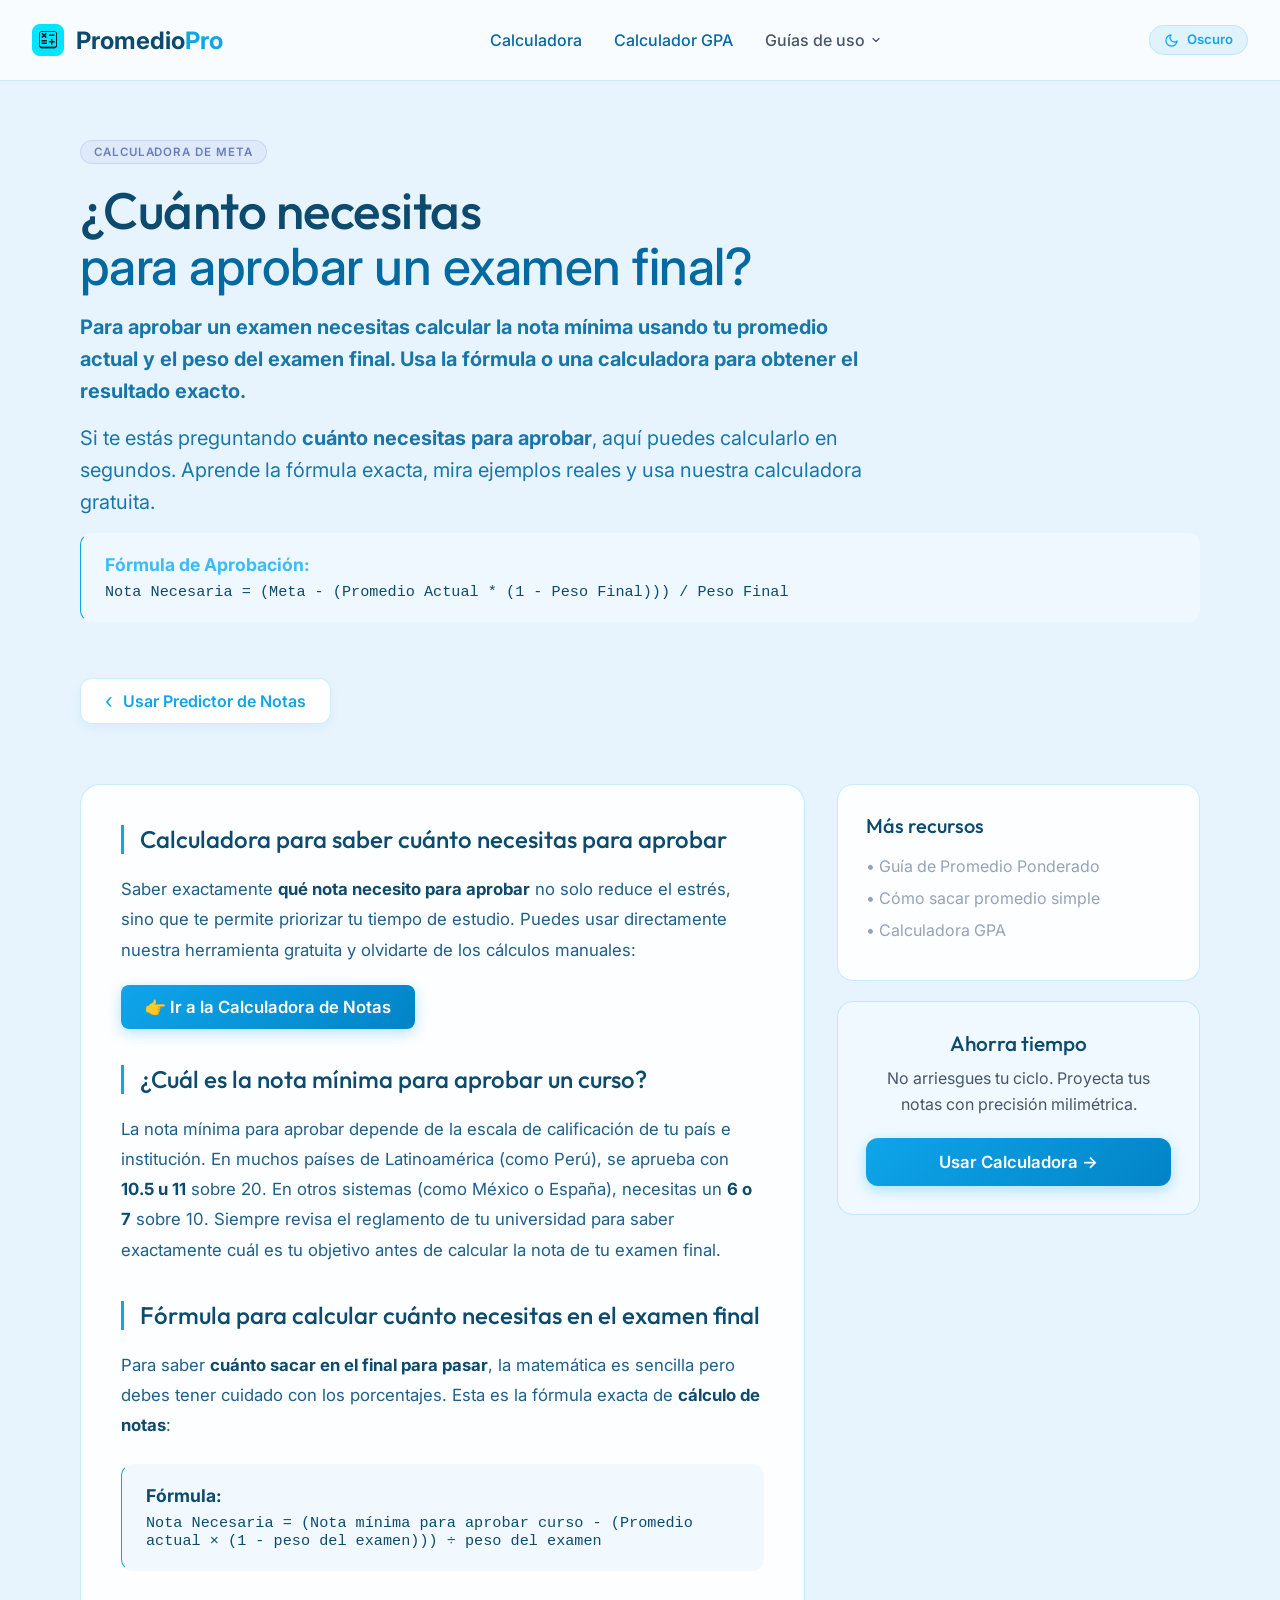
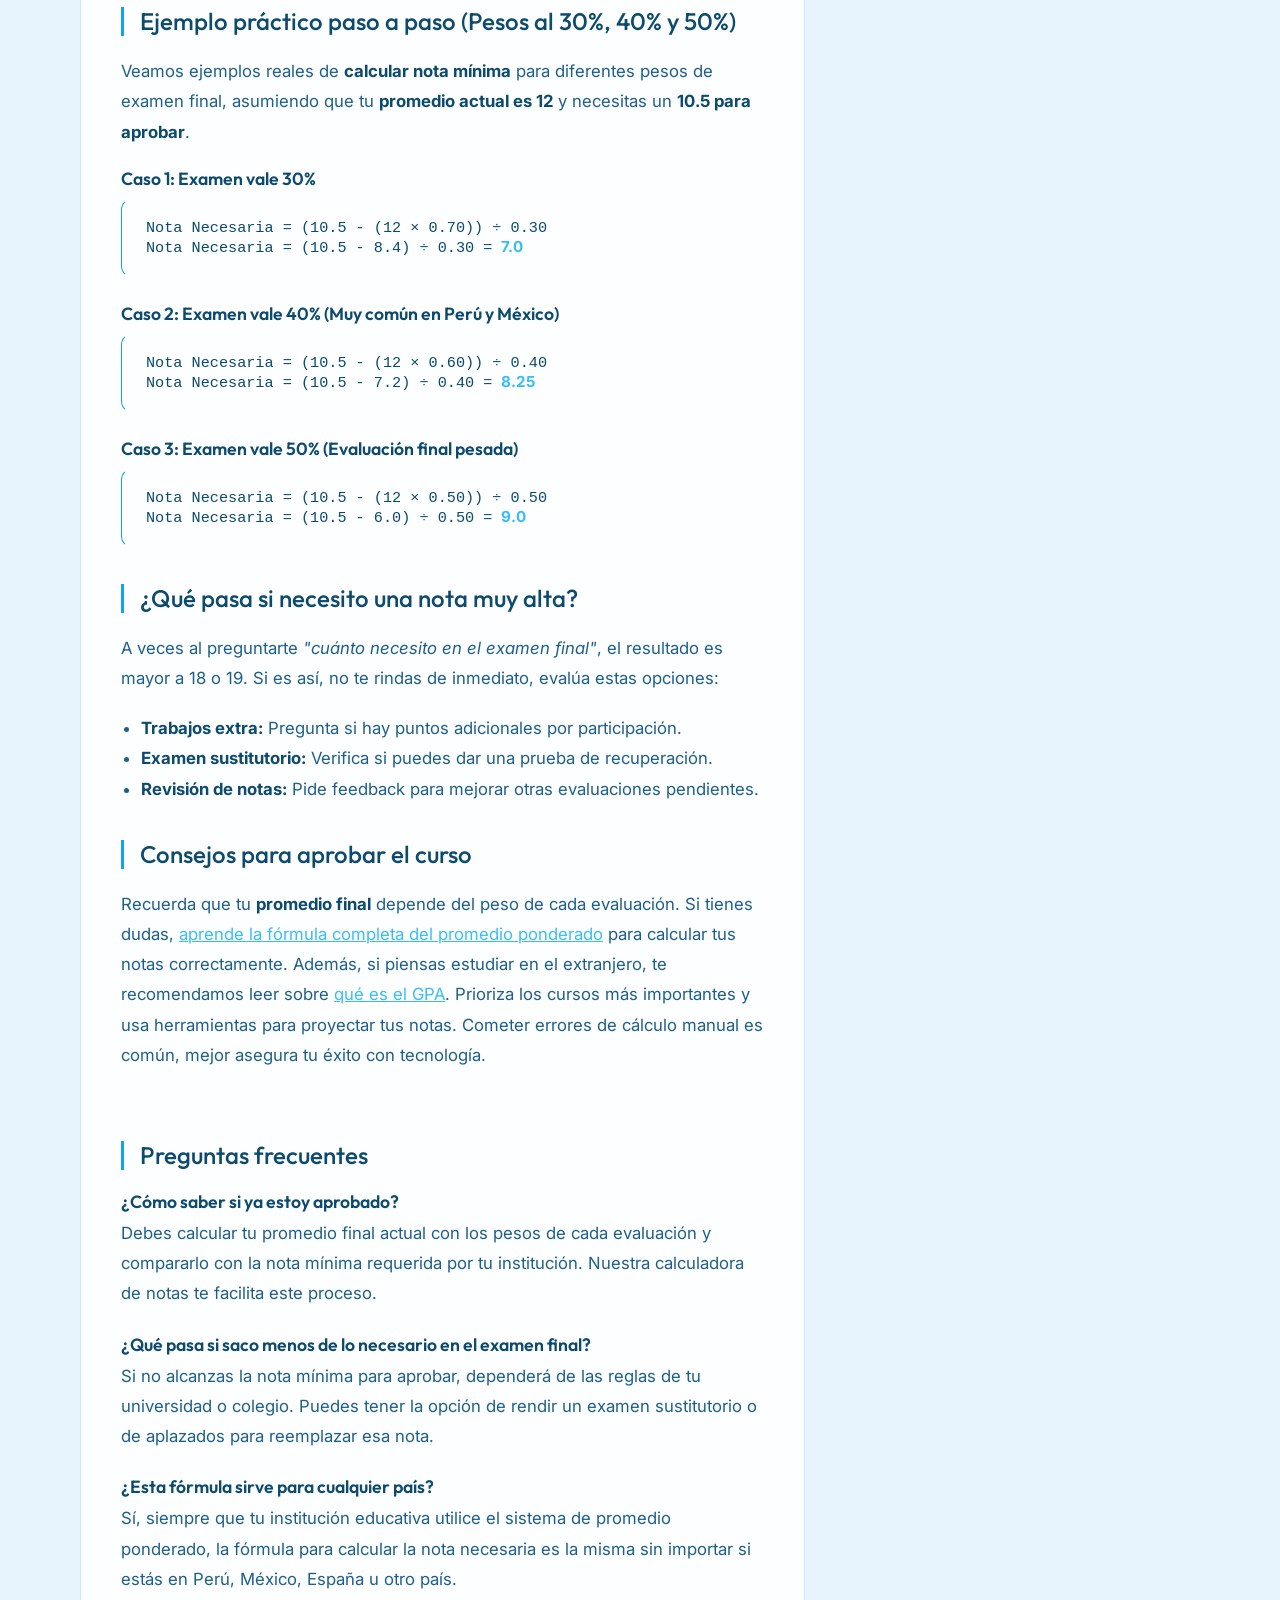
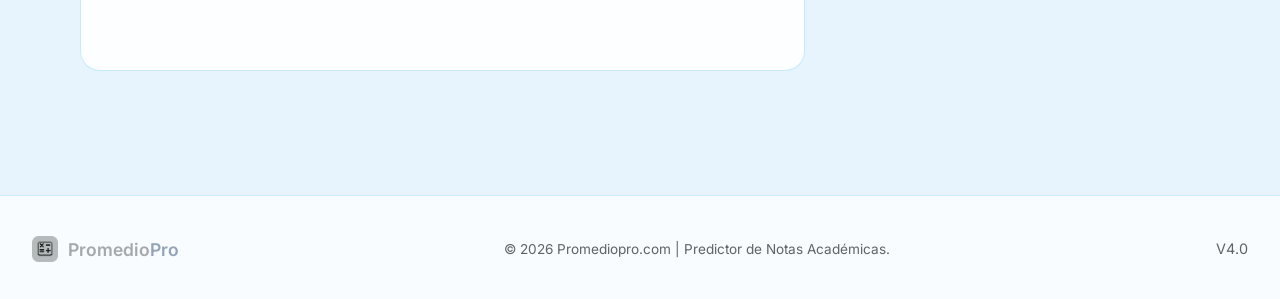
<file: aprobar.html>
<!DOCTYPE html>
<html lang="es">

<head>
  <meta charset="UTF-8">
  <meta name="viewport" content="width=device-width, initial-scale=1.0">
  <title>¿Cuánto necesito en el examen final para aprobar? Fórmula + calculadora</title>
  <meta name="description"
    content="Descubre EXACTAMENTE cuánto necesitas para aprobar tu examen final. Calculadora gratis, fórmula paso a paso y ejemplos reales. Entra ahora.">
  <link rel="canonical" href="https://promediopro.com/aprobar.html">

  <!-- SEO Meta Tags -->
  <meta name="twitter:card" content="summary_large_image">
  <meta name="twitter:title" content="¿Cuánto necesito en el examen final para aprobar? Fórmula + calculadora">
  <meta name="twitter:description"
    content="Descubre EXACTAMENTE cuánto necesitas para aprobar tu examen final. Calculadora gratis, fórmula paso a paso y ejemplos reales.">
  <meta name="twitter:image" content="https://promediopro.com/img/icon.png">

  <meta property="og:type" content="article">
  <meta property="og:title" content="¿Cuánto necesito en el examen final para aprobar? Fórmula + calculadora">
  <meta property="og:description"
    content="Descubre EXACTAMENTE cuánto necesitas para aprobar tu examen final. Calculadora gratis, fórmula paso a paso y ejemplos reales.">
  <meta property="og:url" content="https://promediopro.com/aprobar.html">
  <meta property="og:site_name" content="PromedioPro">
  <meta property="og:locale" content="es_PE">
  <meta property="og:image" content="https://promediopro.com/img/icon.png">

  <meta name="robots" content="index, follow">
  <meta name="author" content="PromedioPro">

  <!-- JSON-LD: Article -->
  <script type="application/ld+json">
    {
      "@context": "https://schema.org",
      "@type": "Article",
      "headline": "¿Cuánto necesitas para aprobar un examen final? (Calculadora + Fórmula Final)",
      "description": "Descubre exactamente cuánto necesitas para aprobar tu examen final basándote en tu promedio actual y el peso del examen.",
      "author": {
        "@type": "Organization",
        "name": "PromedioPro",
        "url": "https://promediopro.com/aprobar.html"
      },
      "publisher": {
        "@type": "Organization",
        "name": "PromedioPro",
        "url": "https://promediopro.com"
      },
      "datePublished": "2026-04-24",
      "dateModified": "2026-04-24",
      "inLanguage": "es",
      "mainEntityOfPage": {
        "@type": "WebPage",
        "@id": "https://promediopro.com/aprobar.html"
      }
    }
  </script>

  <!-- JSON-LD: FAQPage -->
  <script type="application/ld+json">
  {
    "@context": "https://schema.org",
    "@type": "FAQPage",
    "mainEntity": [
      {
        "@type": "Question",
        "name": "¿Cómo saber si ya estoy aprobado?",
        "acceptedAnswer": {
          "@type": "Answer",
          "text": "Debes calcular tu promedio final actual con los pesos de cada evaluación y compararlo con la nota mínima requerida por tu institución. Nuestra calculadora de notas te facilita este proceso."
        }
      },
      {
        "@type": "Question",
        "name": "¿Qué pasa si saco menos de lo necesario en el examen final?",
        "acceptedAnswer": {
          "@type": "Answer",
          "text": "Si no alcanzas la nota mínima para aprobar, dependerá de las reglas de tu universidad o colegio. Puedes tener la opción de rendir un examen sustitutorio o de aplazados para reemplazar esa nota."
        }
      },
      {
        "@type": "Question",
        "name": "¿Esta fórmula sirve para cualquier país?",
        "acceptedAnswer": {
          "@type": "Answer",
          "text": "Sí, siempre que tu institución educativa utilice el sistema de promedio ponderado, la fórmula para calcular la nota necesaria es la misma sin importar si estás en Perú, México, España u otro país."
        }
      }
    ]
  }
  </script>

  <!-- Google Fonts -->
  <link rel="preconnect" href="https://fonts.googleapis.com">
  <link rel="preconnect" href="https://fonts.gstatic.com" crossorigin>
  <link
    href="https://fonts.googleapis.com/css2?family=Inter:wght@400;500;600&family=Outfit:wght@400;500;600;700;800&display=swap"
    rel="stylesheet">

  <link rel="icon" href="favicon.png" type="image/png">
  <link rel="stylesheet" href="guia.css">
  <link rel="stylesheet" href="blanco-negro.css">
  <script src="blanco-negro.js"></script>

  <!-- JSON-LD: BreadcrumbList -->
  <script type="application/ld+json">
  {
    "@context": "https://schema.org",
    "@type": "BreadcrumbList",
    "itemListElement": [
      {
        "@type": "ListItem",
        "position": 1,
        "name": "Inicio",
        "item": "https://promediopro.com/"
      },
      {
        "@type": "ListItem",
        "position": 2,
        "name": "¿Cuánto necesito para aprobar?",
        "item": "https://promediopro.com/aprobar.html"
      }
    ]
  }
  </script>
</head>

<body>
  <div class="guia-wrap">
    <header>
      <nav class="container">
        <div class="logo">
          <span class="logo-icon"><img src="img/icon.png" alt="Logo PromedioPro"></span>
          <a href="/" style="text-decoration:none; color:inherit;"><span
              class="logo-text">Promedio<span>Pro</span></span></a>
        </div>
        <ul class="nav-links">
          <li><a href="/">Calculadora</a></li>
          <li><a href="/gpa.html">Calculador GPA</a></li>
          <li class="nav-dropdown">
            <button class="nav-dropdown-btn" aria-haspopup="true" aria-expanded="false">
              Guías de uso
              <svg class="dropdown-arrow" width="12" height="12" viewBox="0 0 24 24" fill="none" stroke="currentColor"
                stroke-width="2.5" stroke-linecap="round" stroke-linejoin="round">
                <polyline points="6 9 12 15 18 9" />
              </svg>
            </button>
            <ul class="nav-dropdown-menu" role="menu">
              <li role="menuitem"><a href="/guia.html">📘 Guía de uso completa</a></li>
              <li role="menuitem"><a href="/promedio.html">📊 Cómo sacar tu promedio</a></li>
              <li role="menuitem"><a href="/aprobar.html" class="active">🎯 ¿Cuánto necesito para aprobar?</a></li>
              <li role="menuitem"><a href="/gpa-info.html">🇺🇸 ¿Qué es el GPA?</a></li>
            </ul>
          </li>
        </ul>
        <button id="menu-toggle" class="hamburger" aria-label="Abrir menú">
          <span></span>
          <span></span>
          <span></span>
        </button>
      </nav>
    </header>

    <div class="g-hero">
      <span class="g-hero-badge">Calculadora de Meta</span>
      <h1>¿Cuánto necesitas<br><span class="g-hero-accent">para aprobar un examen final?</span></h1>
      <p style="margin-bottom: 15px;"><strong>Para aprobar un examen necesitas calcular la nota mínima usando tu
          promedio actual y el peso del examen final. Usa la fórmula o una calculadora para obtener el resultado
          exacto.</strong></p>
      <p>Si te estás preguntando <strong>cuánto necesitas para aprobar</strong>, aquí puedes calcularlo en segundos.
        Aprende la fórmula exacta, mira ejemplos reales y usa nuestra calculadora gratuita.</p>

      <div class="g-formula" style="margin-top:15px;">
        <strong>Fórmula de Aprobación:</strong> Nota Necesaria = (Meta - (Promedio Actual * (1 - Peso Final))) / Peso
        Final
      </div>

      <a href="/#predictor" class="g-back-btn">
        <span class="g-back-arrow">‹</span> Usar Predictor de Notas
      </a>
    </div>

    <div class="g-content">
      <div class="g-article">
        <div class="g-section">
          <h2 class="g-h2">Calculadora para saber cuánto necesitas para aprobar</h2>
          <p class="g-p">Saber exactamente <strong>qué nota necesito para aprobar</strong> no solo reduce el estrés,
            sino que te permite priorizar tu tiempo de estudio. Puedes usar directamente nuestra herramienta gratuita y
            olvidarte de los cálculos manuales:</p>
          <div style="margin-top: 15px; margin-bottom: 25px;">
            <a href="/#predictor" style="text-decoration:none"><button class="g-cta-btn"
                style="width: auto; padding: 12px 24px; border-radius: 8px;">👉 Ir a la Calculadora de
                Notas</button></a>
          </div>
        </div>

        <div class="g-section">
          <h2 class="g-h2">¿Cuál es la nota mínima para aprobar un curso?</h2>
          <p class="g-p">La nota mínima para aprobar depende de la escala de calificación de tu país e institución. En
            muchos países de Latinoamérica (como Perú), se aprueba con <strong>10.5 u 11</strong> sobre 20. En otros
            sistemas (como México o España), necesitas un <strong>6 o 7</strong> sobre 10. Siempre revisa el reglamento
            de tu universidad para saber exactamente cuál es tu objetivo antes de calcular la nota de tu examen final.
          </p>
        </div>

        <div class="g-section">
          <h2 class="g-h2">Fórmula para calcular cuánto necesitas en el examen final</h2>
          <p class="g-p">Para saber <strong>cuánto sacar en el final para pasar</strong>, la matemática es sencilla pero
            debes tener cuidado con los porcentajes. Esta es la fórmula exacta de <strong>cálculo de notas</strong>:</p>
          <div class="g-formula">
            <strong>Fórmula:</strong> Nota Necesaria = (Nota mínima para aprobar curso - (Promedio actual × (1 - peso
            del examen))) ÷ peso del examen
          </div>
        </div>

        <div class="g-section">
          <h2 class="g-h2">Ejemplo práctico paso a paso (Pesos al 30%, 40% y 50%)</h2>
          <p class="g-p">Veamos ejemplos reales de <strong>calcular nota mínima</strong> para diferentes pesos de examen
            final, asumiendo que tu <strong>promedio actual es 12</strong> y necesitas un <strong>10.5 para
              aprobar</strong>.</p>

          <h3 class="g-h3" style="font-size: 1.1rem; color: var(--text); margin-top: 15px;">Caso 1: Examen vale 30%</h3>
          <div class="g-formula" style="background: rgba(255,255,255,0.02); margin-top: 5px;">
            Nota Necesaria = (10.5 - (12 × 0.70)) ÷ 0.30<br>
            Nota Necesaria = (10.5 - 8.4) ÷ 0.30 = <span style="color:#38bdf8;font-weight:700">7.0</span>
          </div>

          <h3 class="g-h3" style="font-size: 1.1rem; color: var(--text); margin-top: 15px;">Caso 2: Examen vale 40% (Muy
            común en Perú y México)</h3>
          <div class="g-formula" style="background: rgba(255,255,255,0.02); margin-top: 5px;">
            Nota Necesaria = (10.5 - (12 × 0.60)) ÷ 0.40<br>
            Nota Necesaria = (10.5 - 7.2) ÷ 0.40 = <span style="color:#38bdf8;font-weight:700">8.25</span>
          </div>

          <h3 class="g-h3" style="font-size: 1.1rem; color: var(--text); margin-top: 15px;">Caso 3: Examen vale 50%
            (Evaluación final pesada)</h3>
          <div class="g-formula" style="background: rgba(255,255,255,0.02); margin-top: 5px;">
            Nota Necesaria = (10.5 - (12 × 0.50)) ÷ 0.50<br>
            Nota Necesaria = (10.5 - 6.0) ÷ 0.50 = <span style="color:#38bdf8;font-weight:700">9.0</span>
          </div>
        </div>

        <div class="g-section">
          <h2 class="g-h2">¿Qué pasa si necesito una nota muy alta?</h2>
          <p class="g-p">A veces al preguntarte <em>"cuánto necesito en el examen final"</em>, el resultado es mayor a
            18 o 19. Si es así, no te rindas de inmediato, evalúa estas opciones:</p>
          <ul class="g-p" style="margin-left:20px; line-height: 1.8;">
            <li><strong>Trabajos extra:</strong> Pregunta si hay puntos adicionales por participación.</li>
            <li><strong>Examen sustitutorio:</strong> Verifica si puedes dar una prueba de recuperación.</li>
            <li><strong>Revisión de notas:</strong> Pide feedback para mejorar otras evaluaciones pendientes.</li>
          </ul>
        </div>

        <div class="g-section">
          <h2 class="g-h2">Consejos para aprobar el curso</h2>
          <p class="g-p">Recuerda que tu <strong>promedio final</strong> depende del peso de cada evaluación. Si tienes
            dudas, <a href="/guia.html" style="color: #38bdf8; text-decoration: underline;">aprende la fórmula completa del promedio ponderado</a> para calcular tus notas correctamente. Además, si piensas estudiar en el extranjero, te recomendamos leer sobre <a
              href="/gpa-info.html" style="color: #38bdf8; text-decoration: underline;">qué es el GPA</a>. Prioriza los
            cursos más importantes y usa herramientas para proyectar tus notas. Cometer errores de cálculo manual es
            común, mejor asegura tu éxito con tecnología.</p>
        </div>

        <div class="g-section"
          style="margin-top: 40px; border-top: 1px solid rgba(255,255,255,0.1); padding-top: 30px;">
          <h2 class="g-h2">Preguntas frecuentes</h2>

          <h3 class="g-h3" style="font-size: 1.1rem; color: var(--text); margin-top: 15px; margin-bottom: 5px;">¿Cómo
            saber si ya estoy aprobado?</h3>
          <p class="g-p" style="margin-bottom: 20px;">Debes calcular tu promedio final actual con los pesos de cada
            evaluación y compararlo con la nota mínima requerida por tu institución. Nuestra calculadora de notas te
            facilita este proceso.</p>

          <h3 class="g-h3" style="font-size: 1.1rem; color: var(--text); margin-bottom: 5px;">¿Qué pasa si saco menos de
            lo necesario en el examen final?</h3>
          <p class="g-p" style="margin-bottom: 20px;">Si no alcanzas la nota mínima para aprobar, dependerá de las
            reglas de tu universidad o colegio. Puedes tener la opción de rendir un examen sustitutorio o de aplazados
            para reemplazar esa nota.</p>

          <h3 class="g-h3" style="font-size: 1.1rem; color: var(--text); margin-bottom: 5px;">¿Esta fórmula sirve para
            cualquier país?</h3>
          <p class="g-p">Sí, siempre que tu institución educativa utilice el sistema de promedio ponderado, la fórmula
            para calcular la nota necesaria es la misma sin importar si estás en Perú, México, España u otro país.</p>
        </div>
      </div>

      <div class="g-sidebar">
        <div class="g-sidebar-card">
          <div class="g-sidebar-title">Más recursos</div>
          <ul style="list-style: none; padding: 0;">
            <li style="margin-bottom: 12px;"><a href="/guia.html" style="color: #94a3b8; text-decoration: none;">• Guía
                de Promedio Ponderado</a></li>
            <li style="margin-bottom: 12px;"><a href="/promedio.html" style="color: #94a3b8; text-decoration: none;">•
                Cómo sacar promedio simple</a></li>
            <li style="margin-bottom: 12px;"><a href="/gpa.html" style="color: #94a3b8; text-decoration: none;">•
                Calculadora GPA</a></li>
          </ul>
        </div>

        <div class="g-cta">
          <div class="g-cta-title">Ahorra tiempo</div>
          <p class="g-cta-p">No arriesgues tu ciclo. Proyecta tus notas con precisión milimétrica.</p>
          <a href="/" style="text-decoration:none"><button class="g-cta-btn">Usar Calculadora →</button></a>
        </div>
      </div>
    </div>
  </div>

  <footer>
    <div class="footer-inner">
      <div class="logo-footer">
        <span class="logo-icon"><img src="img/footer.png" alt="Logo PromedioPro footer"></span>
        <span class="logo-text logo-text-footer">Promedio<span>Pro</span></span>
      </div>
      <p class="footer-copy">&copy; 2026 Promediopro.com | Predictor de Notas Académicas.</p>
      <div class="footer-links">
        <a href="#">V4.0</a>
        <!--<a href="#"></a>-->
      </div>
    </div>

  </footer>

  <script src="guia.js"></script>
</body>

</html>
</file>
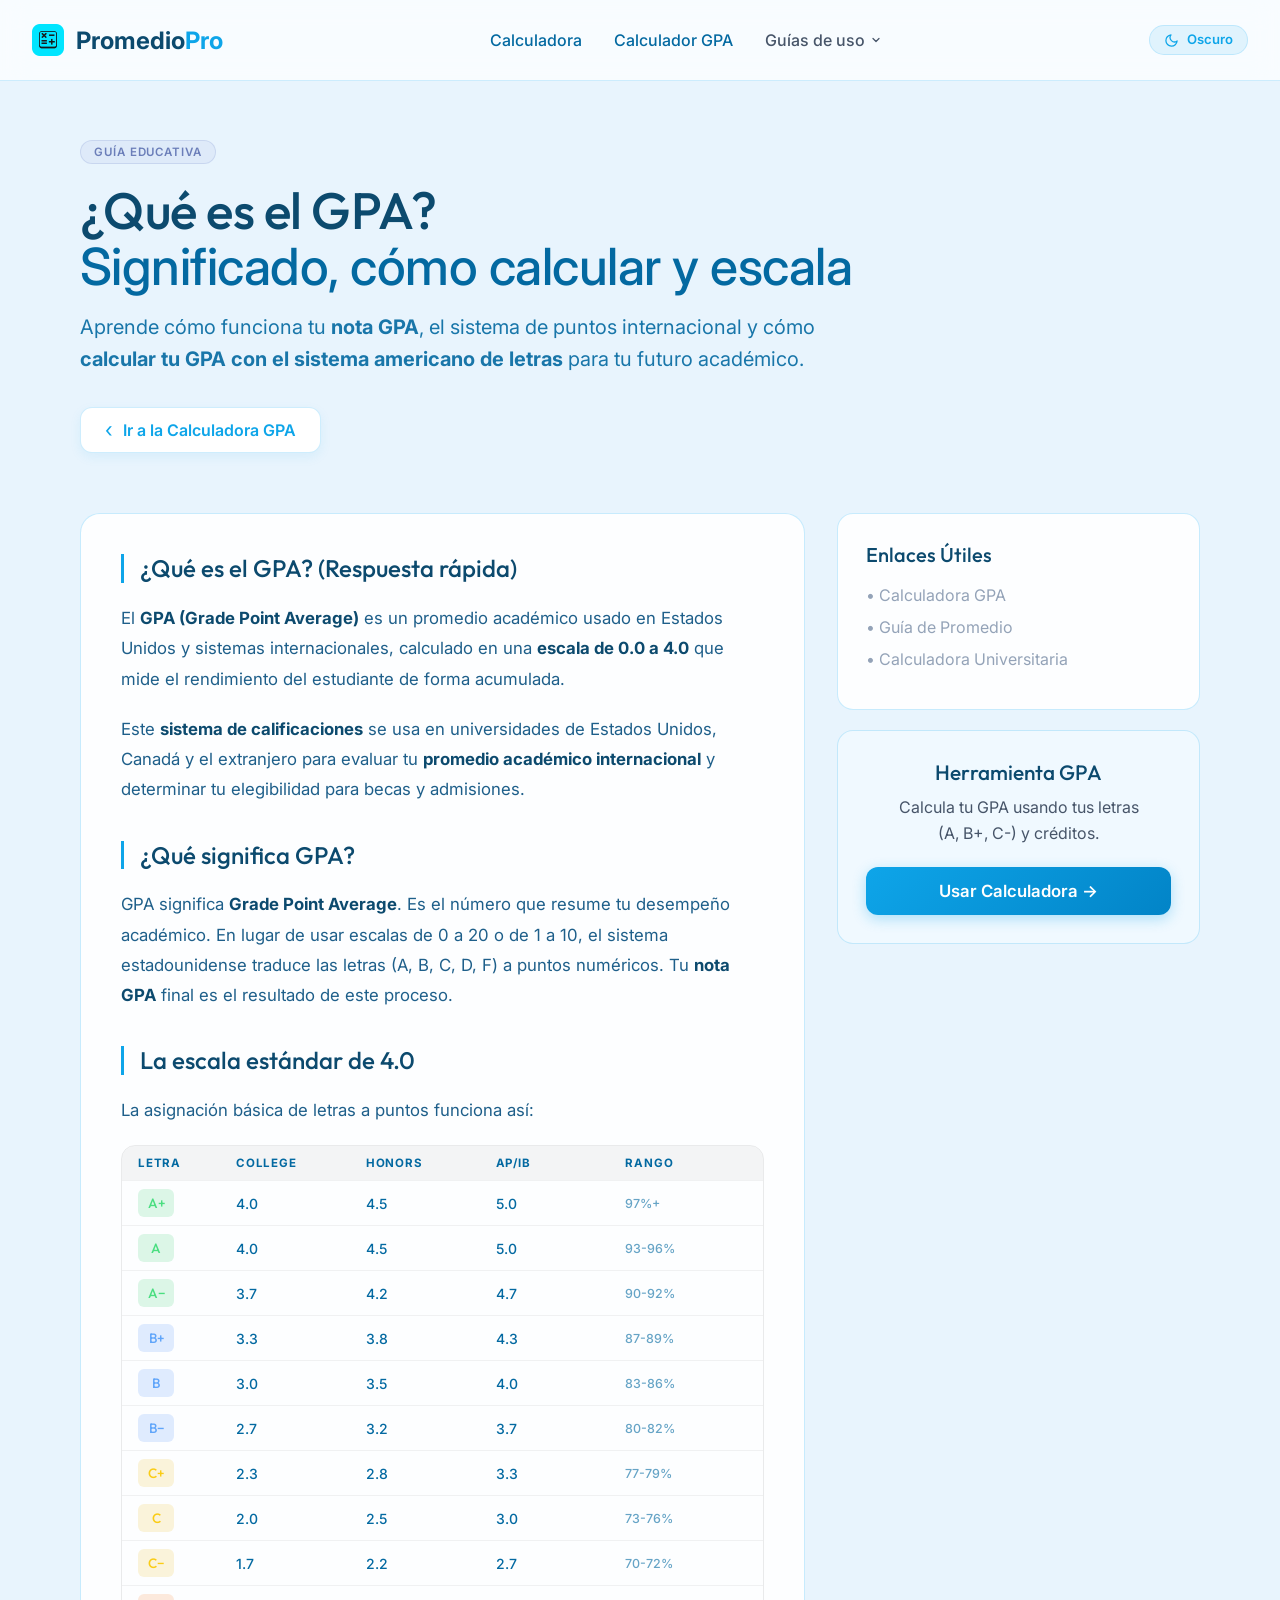
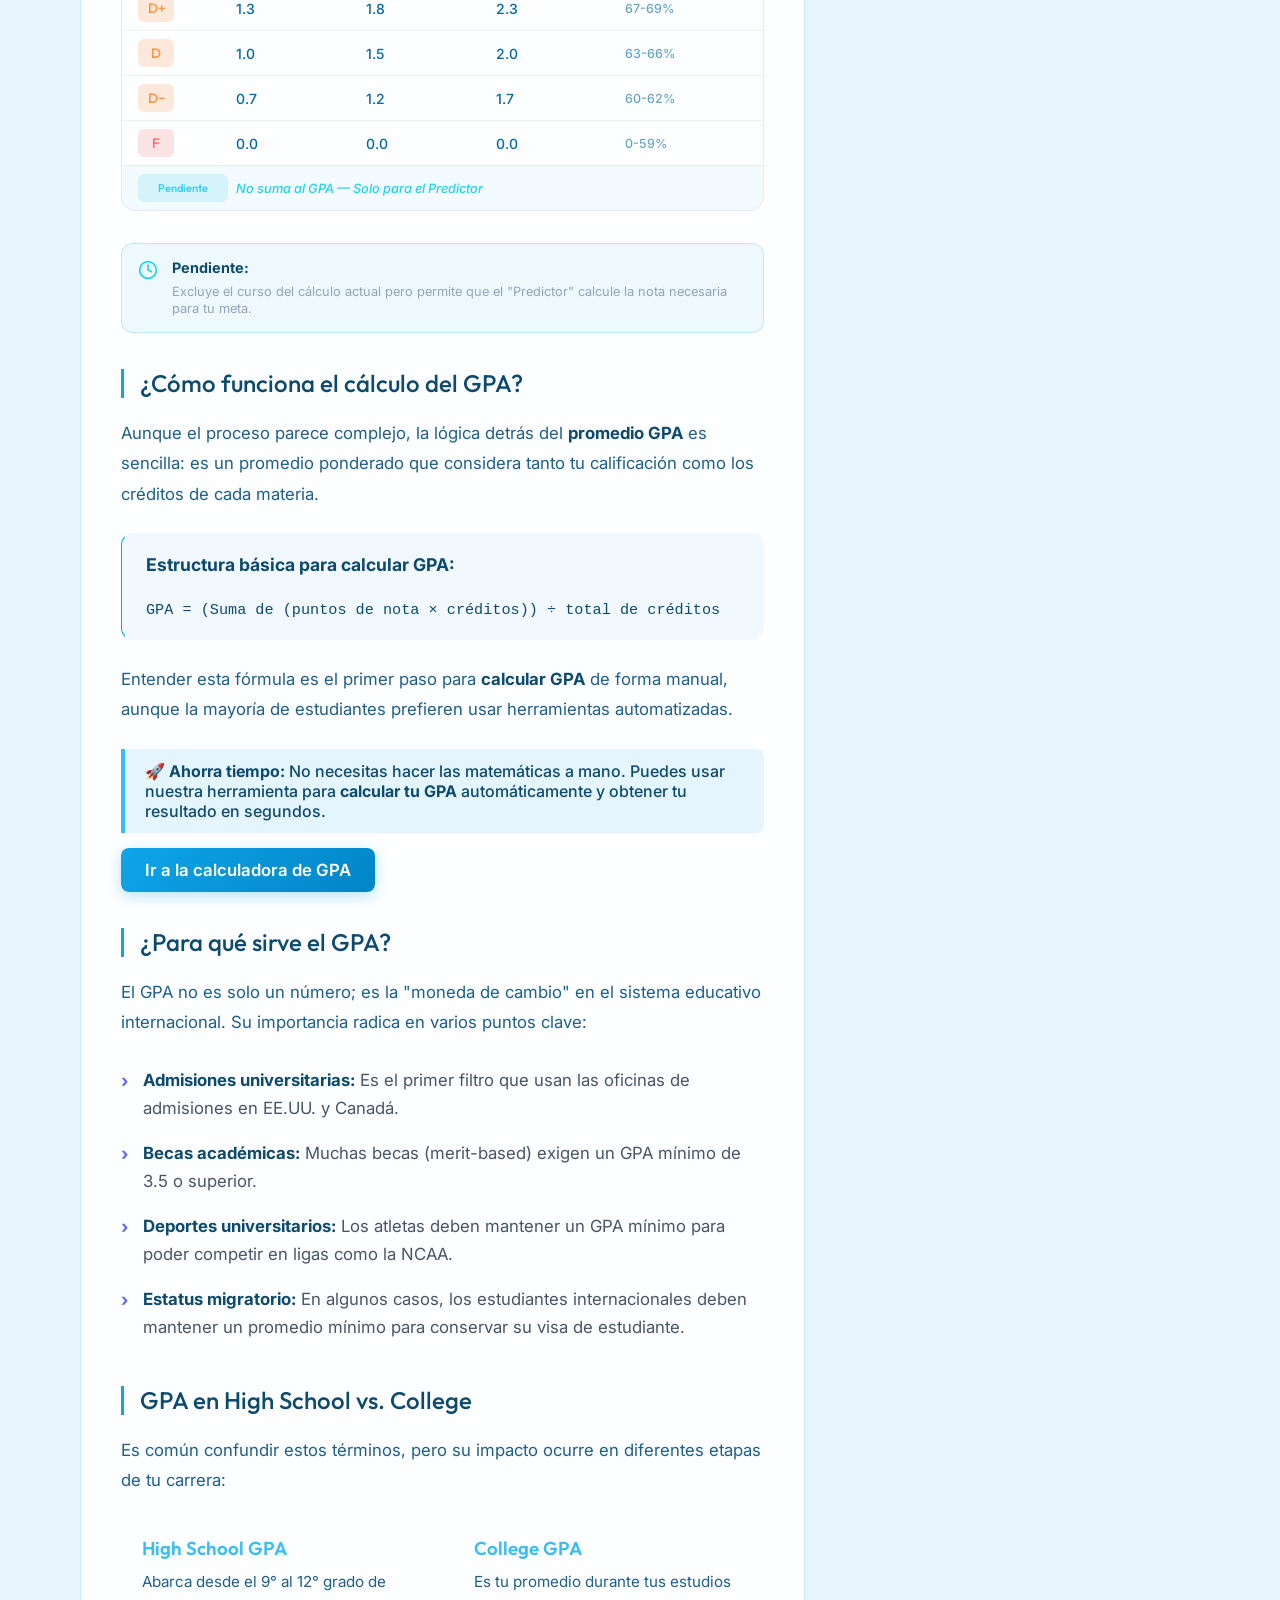
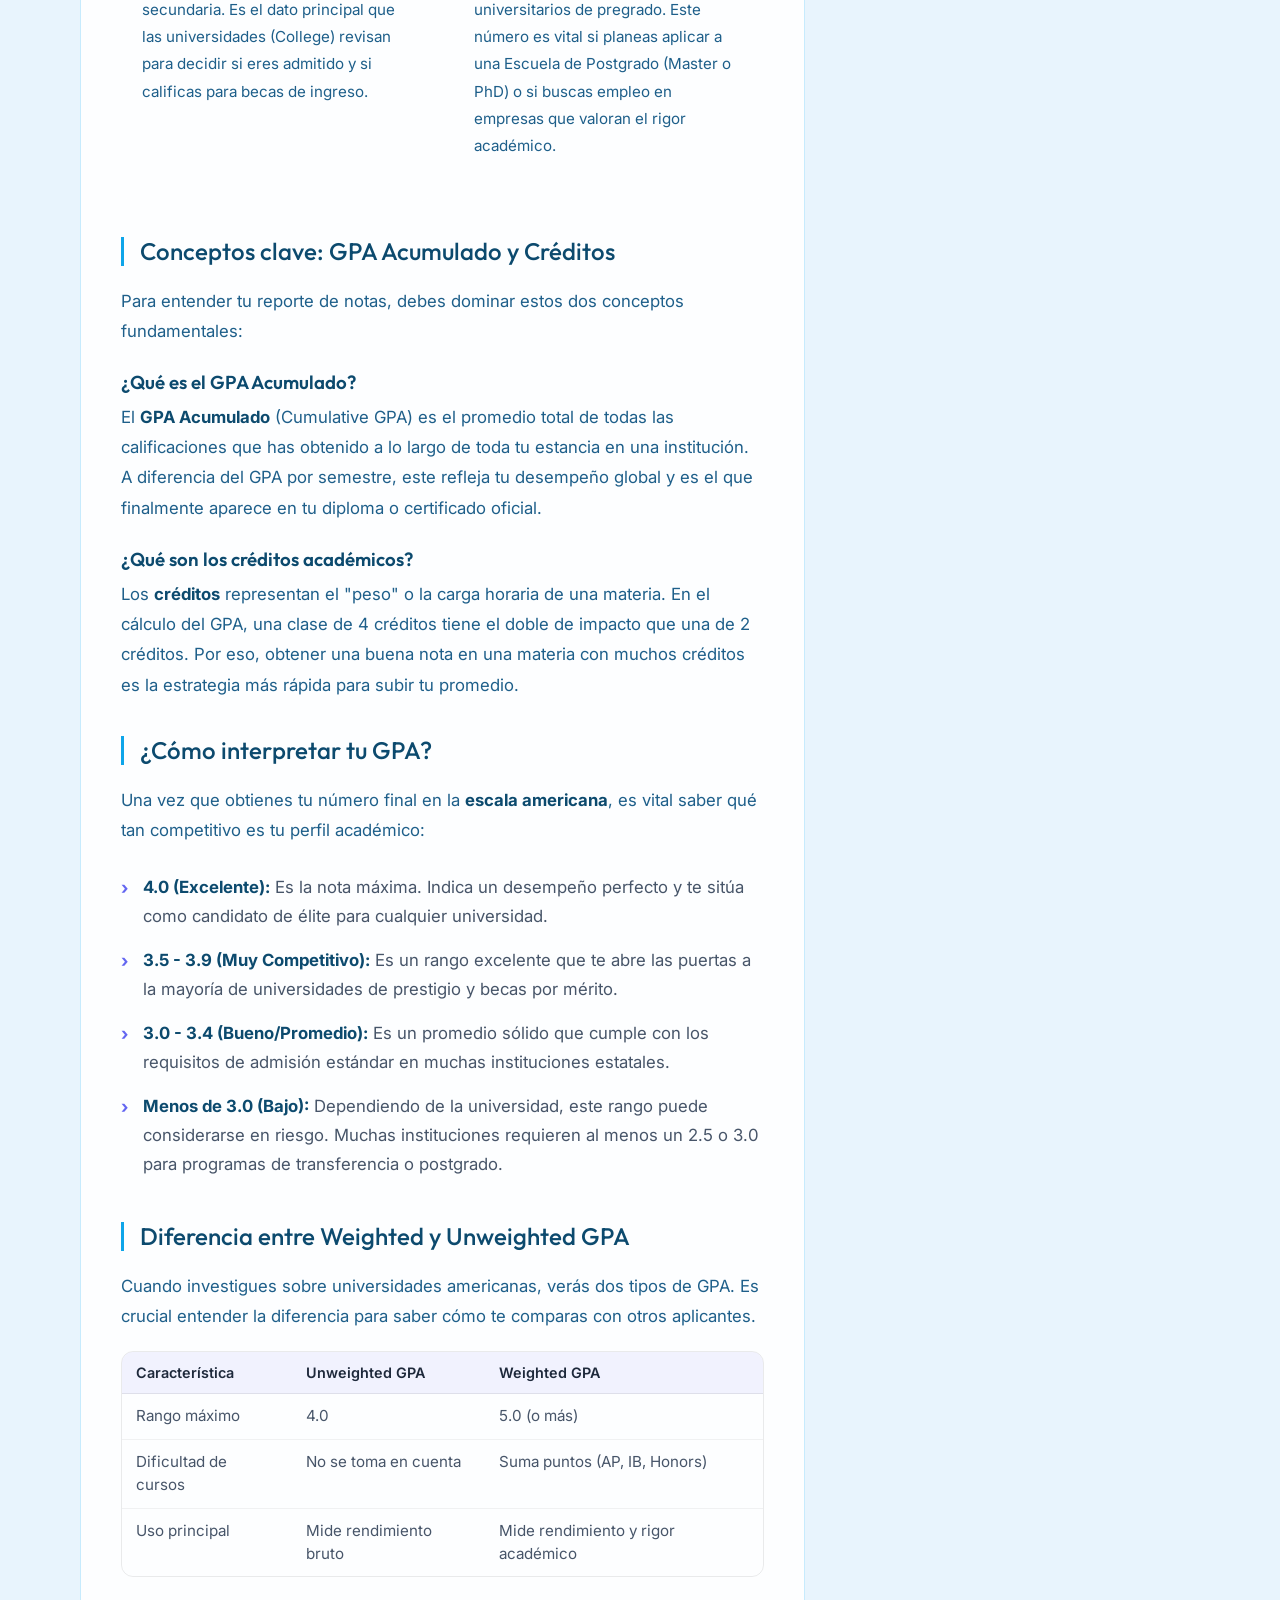
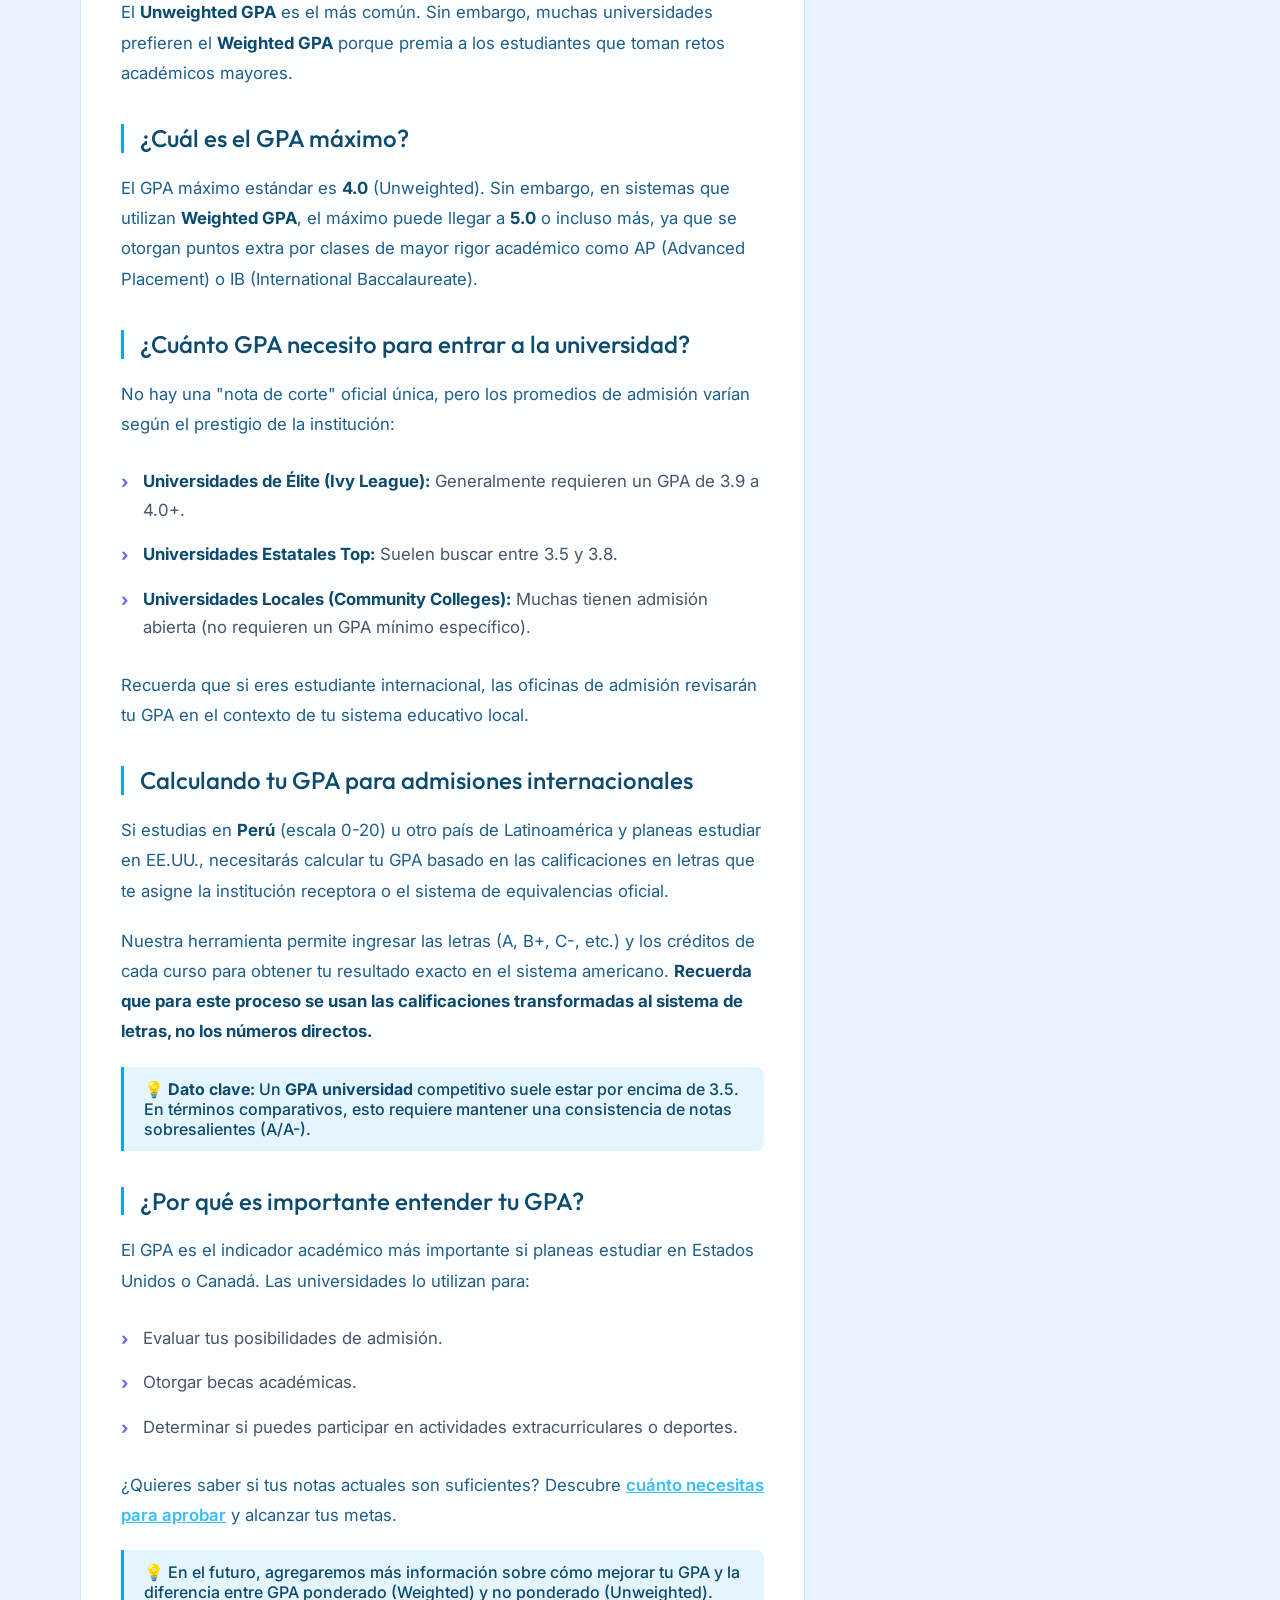
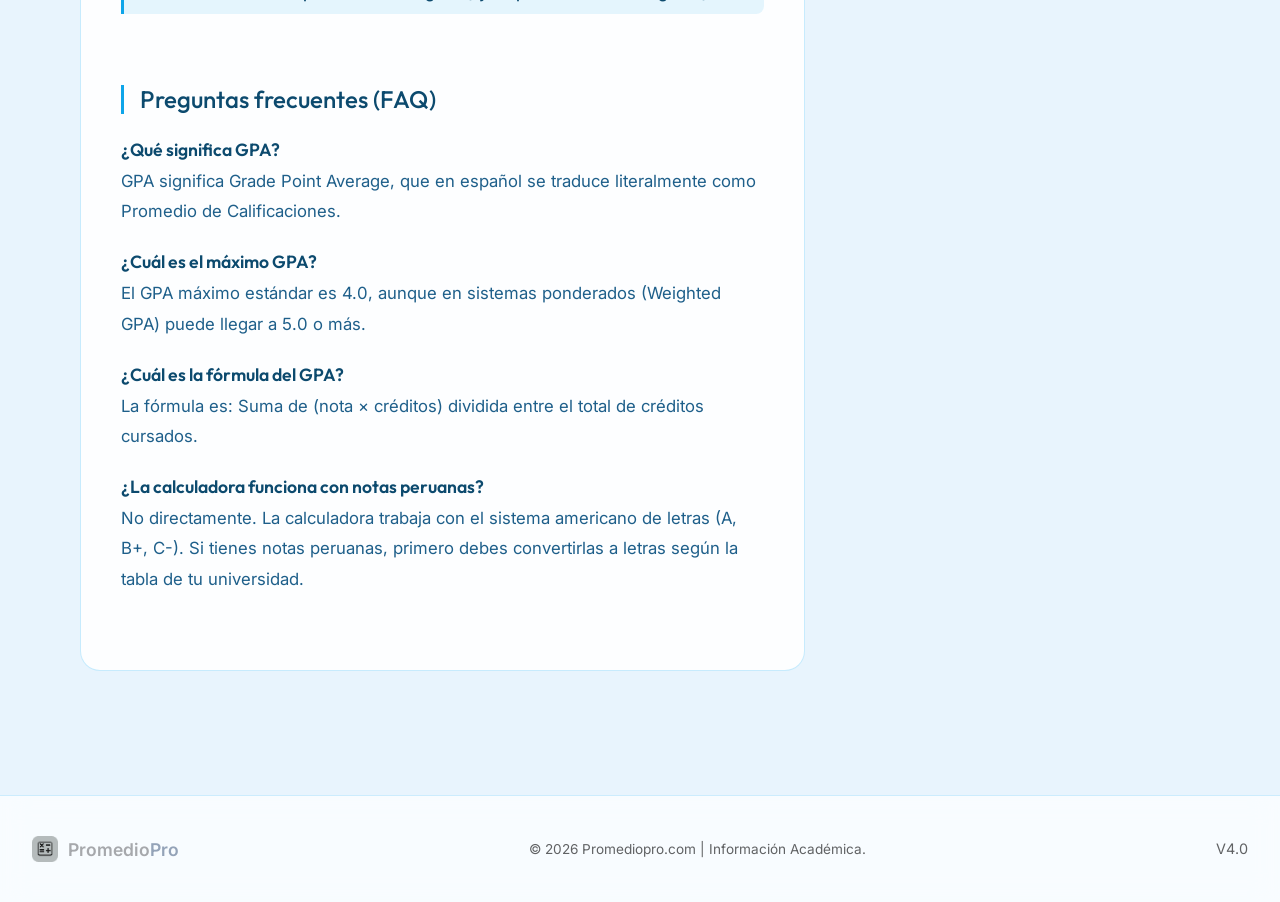
<file: gpa-info.html>
<!DOCTYPE html>
<html lang="es">

<head>
  <meta charset="UTF-8">
  <meta name="viewport" content="width=device-width, initial-scale=1.0">
  <title>¿Qué es el GPA? Significado, escala 4.0 explicado</title>
  <meta name="description" content="Aprende qué es el GPA, cómo funciona la escala 4.0 y cómo se interpreta tu promedio. Guía clara con ejemplos y explicación fácil.">
  <link rel="canonical" href="https://promediopro.com/gpa-info.html">
 
  <!-- SEO Meta Tags -->
  <meta name="twitter:card" content="summary_large_image">
  <meta name="twitter:title" content="¿Qué es el GPA? Significado, escala 4.0 explicado">
  <meta name="twitter:description" content="Aprende qué es el GPA, cómo funciona la escala 4.0 y cómo se interpreta tu promedio. Guía clara con ejemplos y explicación fácil.">
  <meta name="twitter:image" content="https://promediopro.com/img/icon.png">
 
  <meta property="og:type" content="article">
  <meta property="og:title" content="¿Qué es el GPA? Significado, escala 4.0 explicado">
  <meta property="og:description" content="Aprende qué es el GPA, cómo funciona la escala 4.0 y cómo se interpreta tu promedio. Guía clara con ejemplos y explicación fácil.">
  <meta property="og:url" content="https://promediopro.com/gpa-info.html">
  <meta property="og:site_name" content="PromedioPro">
  <meta property="og:locale" content="es_PE">
  <meta property="og:image" content="https://promediopro.com/img/icon.png">

  <!-- JSON-LD: Article -->
  <script type="application/ld+json">
    {
      "@context": "https://schema.org",
      "@type": "Article",
      "headline": "¿Qué es el GPA? Significado, escala 4.0 explicado",
      "description": "Aprende qué es el GPA, cómo funciona la escala 4.0 y cómo se interpreta tu promedio. Guía clara con ejemplos y explicación fácil.",
      "author": {
        "@type": "Organization",
        "name": "PromedioPro",
        "url": "https://promediopro.com"
      },
      "publisher": {
        "@type": "Organization",
        "name": "PromedioPro",
        "url": "https://promediopro.com"
      },
      "datePublished": "2026-04-24",
      "dateModified": "2026-05-06",
      "inLanguage": "es",
      "mainEntityOfPage": {
        "@type": "WebPage",
        "@id": "https://promediopro.com/gpa-info.html"
      }
    }
  </script>

  <!-- JSON-LD: BreadcrumbList -->
  <script type="application/ld+json">
  {
    "@context": "https://schema.org",
    "@type": "BreadcrumbList",
    "itemListElement": [{
      "@type": "ListItem",
      "position": 1,
      "name": "Inicio",
      "item": "https://promediopro.com/"
    },{
      "@type": "ListItem",
      "position": 2,
      "name": "¿Qué es el GPA?",
      "item": "https://promediopro.com/gpa-info.html"
    }]
  }
  </script>

  <!-- Google Fonts -->
  <link rel="preconnect" href="https://fonts.googleapis.com">
  <link rel="preconnect" href="https://fonts.gstatic.com" crossorigin>
  <link href="https://fonts.googleapis.com/css2?family=Inter:wght@400;500;600&family=Outfit:wght@400;500;600;700;800&display=swap" rel="stylesheet">

  <link rel="icon" href="favicon.png" type="image/png">
  <link rel="stylesheet" href="guia.css">
  <link rel="stylesheet" href="blanco-negro.css">
  <script src="blanco-negro.js"></script>

  <!-- JSON-LD: HowTo -->
  <script type="application/ld+json">
  {
    "@context": "https://schema.org",
    "@type": "HowTo",
    "name": "Cómo calcular tu GPA paso a paso",
    "description": "Aprende a calcular tu GPA (Grade Point Average) asignando valores a tus calificaciones y promediando según los créditos de cada clase.",
    "step": [
      {
        "@type": "HowToStep",
        "name": "Paso 1: Convierte tus notas a letras",
        "text": "Convierte tus notas numéricas a la escala de letras (A, B, C, D, F)."
      },
      {
        "@type": "HowToStep",
        "name": "Paso 2: Asigna valores numéricos",
        "text": "Asigna el valor correspondiente a cada letra (A = 4.0, B = 3.0, C = 2.0, D = 1.0, F = 0.0)."
      },
      {
        "@type": "HowToStep",
        "name": "Paso 3: Multiplica por los créditos",
        "text": "Multiplica el valor numérico de cada calificación por la cantidad de créditos de la clase."
      },
      {
        "@type": "HowToStep",
        "name": "Paso 4: Suma los resultados",
        "text": "Suma todos los resultados obtenidos en el paso anterior para obtener tus 'Quality Points'."
      },
      {
        "@type": "HowToStep",
        "name": "Paso 5: Divide entre el total de créditos",
        "text": "Divide la suma total (Quality Points) entre el número total de créditos cursados para obtener tu GPA."
      }
    ]
  }
  </script>

  <!-- JSON-LD: FAQPage -->
  <script type="application/ld+json">
  {
    "@context": "https://schema.org",
    "@type": "FAQPage",
    "mainEntity": [
      {
        "@type": "Question",
        "name": "¿Qué es el GPA?",
        "acceptedAnswer": {
          "@type": "Answer",
          "text": "El GPA (Grade Point Average) es el promedio académico utilizado en Estados Unidos y a nivel internacional, calculado generalmente en una escala de 0.0 a 4.0."
        }
      },
      {
        "@type": "Question",
        "name": "¿Qué significa GPA?",
        "acceptedAnswer": {
          "@type": "Answer",
          "text": "GPA significa Grade Point Average, que en español se traduce literalmente como Promedio de Calificaciones."
        }
      },
      {
        "@type": "Question",
        "name": "¿Cuál es el máximo GPA?",
        "acceptedAnswer": {
          "@type": "Answer",
          "text": "El GPA máximo estándar es 4.0, aunque en sistemas ponderados (Weighted GPA) que incluyen cursos AP o IB, puede llegar a 5.0."
        }
      },
        {
          "@type": "Question",
          "name": "¿La calculadora funciona con notas peruanas?",
          "acceptedAnswer": {
            "@type": "Answer",
            "text": "Nuestra calculadora de GPA trabaja específicamente con el sistema americano de letras (A, B+, C-, etc.). Si tienes notas peruanas (0-20), primero debes verificar la tabla de equivalencias de tu institución para saber qué letra corresponde a tu nota numérica."
          }
        },
      {
        "@type": "Question",
        "name": "¿El GPA se usa en las universidades de Perú?",
        "acceptedAnswer": {
          "@type": "Answer",
          "text": "No, en Perú se utiliza la escala vigesimal (0-20). El GPA es necesario únicamente para trámites académicos en Estados Unidos o instituciones internacionales."
        }
      }
    ]
  }
  </script>
</head>

<body>
  <div class="guia-wrap">
    <header>
      <nav class="container">
        <div class="logo">
          <span class="logo-icon"><img src="img/icon.png" alt="Logo de PromedioPro, una calculadora de promedio y GPA"></span>
          <a href="/" style="text-decoration:none; color:inherit;"><span class="logo-text">Promedio<span>Pro</span></span></a>
        </div>
        <ul class="nav-links">
          <li><a href="/">Calculadora</a></li>
          <li><a href="/gpa.html">Calculador GPA</a></li>
          <li class="nav-dropdown">
              <button class="nav-dropdown-btn" aria-haspopup="true" aria-expanded="false">
                  Guías de uso
                  <svg class="dropdown-arrow" width="12" height="12" viewBox="0 0 24 24" fill="none" stroke="currentColor" stroke-width="2.5" stroke-linecap="round" stroke-linejoin="round"><polyline points="6 9 12 15 18 9"/></svg>
              </button>
              <ul class="nav-dropdown-menu" role="menu">
                  <li role="menuitem"><a href="/guia.html">📘 Guía de uso completa</a></li>
                  <li role="menuitem"><a href="/promedio.html">📊 Cómo sacar tu promedio</a></li>
                  <li role="menuitem"><a href="/aprobar.html">🎯 ¿Cuánto necesito para aprobar?</a></li>
                  <li role="menuitem"><a href="/gpa-info.html" class="active">🇺🇸 ¿Qué es el GPA?</a></li>
              </ul>
          </li>
        </ul>
        <button id="menu-toggle" class="hamburger" aria-label="Abrir menú">
          <span></span>
          <span></span>
          <span></span>
        </button>
      </nav>
    </header>

    <div class="g-hero">
      <span class="g-hero-badge">Guía Educativa</span>
      <h1>¿Qué es el GPA?<br><span class="g-hero-accent">Significado, cómo calcular y escala</span></h1>
      <p>Aprende cómo funciona tu <strong>nota GPA</strong>, el sistema de puntos internacional y cómo <strong>calcular tu GPA con el sistema americano de letras</strong> para tu futuro académico.</p>
      
      <a href="/gpa.html" class="g-back-btn">
        <span class="g-back-arrow">‹</span> Ir a la Calculadora GPA
      </a>
    </div>
 
    <div class="g-content">
      <div class="g-article">
        <!-- Snippet Friendly Answer -->
        <div class="g-section">
          <h2 class="g-h2">¿Qué es el GPA? (Respuesta rápida)</h2>
          <p class="g-p">
            El <strong>GPA (Grade Point Average)</strong> es un promedio académico usado en Estados Unidos y sistemas internacionales, calculado en una <strong>escala de 0.0 a 4.0</strong> que mide el rendimiento del estudiante de forma acumulada.
          </p>
          <p class="g-p">Este <strong>sistema de calificaciones</strong> se usa en universidades de Estados Unidos, Canadá y el extranjero para evaluar tu <strong>promedio académico internacional</strong> y determinar tu elegibilidad para becas y admisiones.</p>
        </div>
 
        <div class="g-section">
          <h2 class="g-h2">¿Qué significa GPA?</h2>
          <p class="g-p">GPA significa <strong>Grade Point Average</strong>. Es el número que resume tu desempeño académico. En lugar de usar escalas de 0 a 20 o de 1 a 10, el sistema estadounidense traduce las letras (A, B, C, D, F) a puntos numéricos. Tu <strong>nota GPA</strong> final es el resultado de este proceso.</p>
        </div>
        <div class="g-section">
          <h2 class="g-h2">La escala estándar de 4.0</h2>
          <p class="g-p">La asignación básica de letras a puntos funciona así:</p>
          <div class="letters-grid-wrapper" style="margin-bottom: 25px; margin-top: 20px;">
              <!-- Tabla de letras -->
              <div class="letters-table">
                  <div class="letters-table-head">
                      <span>Letra</span>
                      <span>College</span>
                      <span>Honors</span>
                      <span>AP/IB</span>
                      <span>Rango</span>
                  </div>
                  <div class="letter-row grade-a-plus"><span
                          class="letter-badge">A+</span><span>4.0</span><span>4.5</span><span>5.0</span><span
                          class="range">97%+</span></div>
                  <div class="letter-row grade-a"> <span class="letter-badge">A</span>
                      <span>4.0</span><span>4.5</span><span>5.0</span><span
                          class="range">93-96%</span></div>
                  <div class="letter-row grade-a"> <span
                          class="letter-badge">A−</span><span>3.7</span><span>4.2</span><span>4.7</span><span
                          class="range">90-92%</span></div>
                  <div class="letter-row grade-b"> <span
                          class="letter-badge">B+</span><span>3.3</span><span>3.8</span><span>4.3</span><span
                          class="range">87-89%</span></div>
                  <div class="letter-row grade-b"> <span class="letter-badge">B</span>
                      <span>3.0</span><span>3.5</span><span>4.0</span><span
                          class="range">83-86%</span></div>
                  <div class="letter-row grade-b"> <span
                          class="letter-badge">B−</span><span>2.7</span><span>3.2</span><span>3.7</span><span
                          class="range">80-82%</span></div>
                  <div class="letter-row grade-c"> <span
                          class="letter-badge">C+</span><span>2.3</span><span>2.8</span><span>3.3</span><span
                          class="range">77-79%</span></div>
                  <div class="letter-row grade-c"> <span class="letter-badge">C</span>
                      <span>2.0</span><span>2.5</span><span>3.0</span><span
                          class="range">73-76%</span></div>
                  <div class="letter-row grade-c"> <span
                          class="letter-badge">C−</span><span>1.7</span><span>2.2</span><span>2.7</span><span
                          class="range">70-72%</span></div>
                  <div class="letter-row grade-d"> <span
                          class="letter-badge">D+</span><span>1.3</span><span>1.8</span><span>2.3</span><span
                          class="range">67-69%</span></div>
                  <div class="letter-row grade-d"> <span class="letter-badge">D</span>
                      <span>1.0</span><span>1.5</span><span>2.0</span><span
                          class="range">63-66%</span></div>
                  <div class="letter-row grade-d"> <span
                          class="letter-badge">D−</span><span>0.7</span><span>1.2</span><span>1.7</span><span
                          class="range">60-62%</span></div>
                  <div class="letter-row grade-f"> <span class="letter-badge">F</span>
                      <span>0.0</span><span>0.0</span><span>0.0</span><span
                          class="range">0-59%</span></div>
                  <div class="letter-row grade-pending">
                      <span class="letter-badge pending-badge">Pendiente</span>
                      <span class="pending-note">No suma al GPA — Solo para el Predictor</span>
                  </div>
              </div>

              <div class="pending-explainer" style="margin-top: 1rem;">
                  <div class="pending-explainer-icon">
                      <svg width="20" height="20" viewBox="0 0 24 24" fill="none"
                          stroke="currentColor" stroke-width="2" stroke-linecap="round"
                          stroke-linejoin="round">
                          <circle cx="12" cy="12" r="10" />
                          <polyline points="12 6 12 12 16 14" />
                      </svg>
                  </div>
                  <div>
                      <p style="font-size: 0.8rem; line-height: 1.4; margin-bottom: 0;"><strong>Pendiente:</strong>
                          Excluye el curso del cálculo actual pero permite que el "Predictor"
                          calcule la nota necesaria para tu meta.</p>
                  </div>
              </div>
          </div>
        </div>

        <div class="g-section">
          <h2 class="g-h2">¿Cómo funciona el cálculo del GPA?</h2>
          <p class="g-p">Aunque el proceso parece complejo, la lógica detrás del <strong>promedio GPA</strong> es sencilla: es un promedio ponderado que considera tanto tu calificación como los créditos de cada materia.</p>
          
          <div class="g-formula">
            <strong>Estructura básica para calcular GPA:</strong><br>
            GPA = (Suma de (puntos de nota × créditos)) ÷ total de créditos
          </div>

          <p class="g-p">Entender esta fórmula es el primer paso para <strong>calcular GPA</strong> de forma manual, aunque la mayoría de estudiantes prefieren usar herramientas automatizadas.</p>

          <div style="margin-top: 25px;">
            <div class="g-highlight" style="margin-bottom: 15px; border-left: 4px solid #38bdf8;">
              🚀 <strong>Ahorra tiempo:</strong> No necesitas hacer las matemáticas a mano. Puedes usar nuestra herramienta para <strong>calcular tu GPA</strong> automáticamente y obtener tu resultado en segundos.
            </div>
            <a href="/gpa.html" style="text-decoration:none"><button class="g-cta-btn" style="width: auto; padding: 12px 24px; border-radius: 8px;">Ir a la calculadora de GPA</button></a>
          </div>
        </div>

        <div class="g-section">
          <h2 class="g-h2">¿Para qué sirve el GPA?</h2>
          <p class="g-p">El GPA no es solo un número; es la "moneda de cambio" en el sistema educativo internacional. Su importancia radica en varios puntos clave:</p>
          <ul class="g-p g-list">
            <li><strong>Admisiones universitarias:</strong> Es el primer filtro que usan las oficinas de admisiones en EE.UU. y Canadá.</li>
            <li><strong>Becas académicas:</strong> Muchas becas (merit-based) exigen un GPA mínimo de 3.5 o superior.</li>
            <li><strong>Deportes universitarios:</strong> Los atletas deben mantener un GPA mínimo para poder competir en ligas como la NCAA.</li>
            <li><strong>Estatus migratorio:</strong> En algunos casos, los estudiantes internacionales deben mantener un promedio mínimo para conservar su visa de estudiante.</li>
          </ul>
        </div>

        <div class="g-section">
          <h2 class="g-h2">GPA en High School vs. College</h2>
          <p class="g-p">Es común confundir estos términos, pero su impacto ocurre en diferentes etapas de tu carrera:</p>
          <div style="display: grid; grid-template-columns: repeat(auto-fit, minmax(280px, 1fr)); gap: 20px; margin-top: 20px;">
            <div style="background: rgba(255,255,255,0.03); padding: 20px; border-radius: 12px; border: 1px solid rgba(255,255,255,0.05);">
              <h3 class="g-h3" style="color: #38bdf8; margin-top: 0;">High School GPA</h3>
              <p class="g-p" style="font-size: 0.95rem;">Abarca desde el 9° al 12° grado de secundaria. Es el dato principal que las universidades (College) revisan para decidir si eres admitido y si calificas para becas de ingreso.</p>
            </div>
            <div style="background: rgba(255,255,255,0.03); padding: 20px; border-radius: 12px; border: 1px solid rgba(255,255,255,0.05);">
              <h3 class="g-h3" style="color: #38bdf8; margin-top: 0;">College GPA</h3>
              <p class="g-p" style="font-size: 0.95rem;">Es tu promedio durante tus estudios universitarios de pregrado. Este número es vital si planeas aplicar a una Escuela de Postgrado (Master o PhD) o si buscas empleo en empresas que valoran el rigor académico.</p>
            </div>
          </div>
        </div>

        <div class="g-section">
          <h2 class="g-h2">Conceptos clave: GPA Acumulado y Créditos</h2>
          <p class="g-p">Para entender tu reporte de notas, debes dominar estos dos conceptos fundamentales:</p>
          
          <h3 class="g-h3">¿Qué es el GPA Acumulado?</h3>
          <p class="g-p">El <strong>GPA Acumulado</strong> (Cumulative GPA) es el promedio total de todas las calificaciones que has obtenido a lo largo de toda tu estancia en una institución. A diferencia del GPA por semestre, este refleja tu desempeño global y es el que finalmente aparece en tu diploma o certificado oficial.</p>

          <h3 class="g-h3">¿Qué son los créditos académicos?</h3>
          <p class="g-p">Los <strong>créditos</strong> representan el "peso" o la carga horaria de una materia. En el cálculo del GPA, una clase de 4 créditos tiene el doble de impacto que una de 2 créditos. Por eso, obtener una buena nota en una materia con muchos créditos es la estrategia más rápida para subir tu promedio.</p>
        </div>

        <div class="g-section">
          <h2 class="g-h2">¿Cómo interpretar tu GPA?</h2>
          <p class="g-p">Una vez que obtienes tu número final en la <strong>escala americana</strong>, es vital saber qué tan competitivo es tu perfil académico:</p>
          <ul class="g-p g-list">
            <li><strong>4.0 (Excelente):</strong> Es la nota máxima. Indica un desempeño perfecto y te sitúa como candidato de élite para cualquier universidad.</li>
            <li><strong>3.5 - 3.9 (Muy Competitivo):</strong> Es un rango excelente que te abre las puertas a la mayoría de universidades de prestigio y becas por mérito.</li>
            <li><strong>3.0 - 3.4 (Bueno/Promedio):</strong> Es un promedio sólido que cumple con los requisitos de admisión estándar en muchas instituciones estatales.</li>
            <li><strong>Menos de 3.0 (Bajo):</strong> Dependiendo de la universidad, este rango puede considerarse en riesgo. Muchas instituciones requieren al menos un 2.5 o 3.0 para programas de transferencia o postgrado.</li>
          </ul>
        </div>

        <div class="g-section">
          <h2 class="g-h2">Diferencia entre Weighted y Unweighted GPA</h2>
          <p class="g-p">Cuando investigues sobre universidades americanas, verás dos tipos de GPA. Es crucial entender la diferencia para saber cómo te comparas con otros aplicantes.</p>
          
          <div class="table-container">
            <table class="gpa-table">
              <thead>
                <tr>
                  <th>Característica</th>
                  <th>Unweighted GPA</th>
                  <th>Weighted GPA</th>
                </tr>
              </thead>
              <tbody>
                <tr>
                  <td data-label="Característica">Rango máximo</td>
                  <td data-label="Unweighted">4.0</td>
                  <td data-label="Weighted">5.0 (o más)</td>
                </tr>
                <tr>
                  <td data-label="Característica">Dificultad de cursos</td>
                  <td data-label="Unweighted">No se toma en cuenta</td>
                  <td data-label="Weighted">Suma puntos (AP, IB, Honors)</td>
                </tr>
                <tr>
                  <td data-label="Característica">Uso principal</td>
                  <td data-label="Unweighted">Mide rendimiento bruto</td>
                  <td data-label="Weighted">Mide rendimiento y rigor académico</td>
                </tr>
              </tbody>
            </table>
          </div>
          <p class="g-p">El <strong>Unweighted GPA</strong> es el más común. Sin embargo, muchas universidades prefieren el <strong>Weighted GPA</strong> porque premia a los estudiantes que toman retos académicos mayores.</p>
        </div>

        <div class="g-section">
          <h2 class="g-h2">¿Cuál es el GPA máximo?</h2>
          <p class="g-p">El GPA máximo estándar es <strong>4.0</strong> (Unweighted). Sin embargo, en sistemas que utilizan <strong>Weighted GPA</strong>, el máximo puede llegar a <strong>5.0</strong> o incluso más, ya que se otorgan puntos extra por clases de mayor rigor académico como AP (Advanced Placement) o IB (International Baccalaureate).</p>
        </div>
 
        <div class="g-section">
          <h2 class="g-h2">¿Cuánto GPA necesito para entrar a la universidad?</h2>
          <p class="g-p">No hay una "nota de corte" oficial única, pero los promedios de admisión varían según el prestigio de la institución:</p>
          <ul class="g-p g-list">
            <li><strong>Universidades de Élite (Ivy League):</strong> Generalmente requieren un GPA de 3.9 a 4.0+.</li>
            <li><strong>Universidades Estatales Top:</strong> Suelen buscar entre 3.5 y 3.8.</li>
            <li><strong>Universidades Locales (Community Colleges):</strong> Muchas tienen admisión abierta (no requieren un GPA mínimo específico).</li>
          </ul>
          <p class="g-p">Recuerda que si eres estudiante internacional, las oficinas de admisión revisarán tu GPA en el contexto de tu sistema educativo local.</p>
        </div>

        <div class="g-section">
          <h2 class="g-h2">Calculando tu GPA para admisiones internacionales</h2>
          <p class="g-p">Si estudias en <strong>Perú</strong> (escala 0-20) u otro país de Latinoamérica y planeas estudiar en EE.UU., necesitarás calcular tu GPA basado en las calificaciones en letras que te asigne la institución receptora o el sistema de equivalencias oficial.</p>
          <p class="g-p">Nuestra herramienta permite ingresar las letras (A, B+, C-, etc.) y los créditos de cada curso para obtener tu resultado exacto en el sistema americano. <strong>Recuerda que para este proceso se usan las calificaciones transformadas al sistema de letras, no los números directos.</strong></p>
          <div class="g-highlight">
            💡 <strong>Dato clave:</strong> Un <strong>GPA universidad</strong> competitivo suele estar por encima de 3.5. En términos comparativos, esto requiere mantener una consistencia de notas sobresalientes (A/A-).
          </div>
        </div>

        <div class="g-section">
          <h2 class="g-h2">¿Por qué es importante entender tu GPA?</h2>
          <p class="g-p">El GPA es el indicador académico más importante si planeas estudiar en Estados Unidos o Canadá. Las universidades lo utilizan para:</p>
          <ul class="g-p g-list">
            <li>Evaluar tus posibilidades de admisión.</li>
            <li>Otorgar becas académicas.</li>
            <li>Determinar si puedes participar en actividades extracurriculares o deportes.</li>
          </ul>
          <p class="g-p">¿Quieres saber si tus notas actuales son suficientes? Descubre <a href="/aprobar.html" style="color: #38bdf8; font-weight: 600; text-decoration: underline;">cuánto necesitas para aprobar</a> y alcanzar tus metas.</p>
          <div class="g-highlight">
            💡 En el futuro, agregaremos más información sobre cómo mejorar tu GPA y la diferencia entre GPA ponderado (Weighted) y no ponderado (Unweighted).
          </div>
        </div>

        <div class="g-section" style="margin-top: 40px; border-top: 1px solid rgba(255,255,255,0.1); padding-top: 30px;">
          <h2 class="g-h2">Preguntas frecuentes (FAQ)</h2>

          <h3 class="g-h3" style="font-size: 1.1rem; color: var(--text); margin-bottom: 5px;">¿Qué significa GPA?</h3>
          <p class="g-p" style="margin-bottom: 20px;">GPA significa Grade Point Average, que en español se traduce literalmente como Promedio de Calificaciones.</p>

          <h3 class="g-h3" style="font-size: 1.1rem; color: var(--text); margin-bottom: 5px;">¿Cuál es el máximo GPA?</h3>
          <p class="g-p" style="margin-bottom: 20px;">El GPA máximo estándar es 4.0, aunque en sistemas ponderados (Weighted GPA) puede llegar a 5.0 o más.</p>
 
          <h3 class="g-h3" style="font-size: 1.1rem; color: var(--text); margin-bottom: 5px;">¿Cuál es la fórmula del GPA?</h3>
          <p class="g-p" style="margin-bottom: 20px;">La fórmula es: Suma de (nota × créditos) dividida entre el total de créditos cursados.</p>
 
          <h3 class="g-h3" style="font-size: 1.1rem; color: var(--text); margin-bottom: 5px;">¿La calculadora funciona con notas peruanas?</h3>
          <p class="g-p" style="margin-bottom: 20px;">No directamente. La calculadora trabaja con el sistema americano de letras (A, B+, C-). Si tienes notas peruanas, primero debes convertirlas a letras según la tabla de tu universidad.</p>
        </div>

      </div>

      <div class="g-sidebar">
        <div class="g-sidebar-card">
          <div class="g-sidebar-title">Enlaces Útiles</div>
          <ul style="list-style: none; padding: 0;">
            <li style="margin-bottom: 12px;"><a href="/gpa.html" style="color: #94a3b8; text-decoration: none;">• Calculadora GPA</a></li>
            <li style="margin-bottom: 12px;"><a href="/guia.html" style="color: #94a3b8; text-decoration: none;">• Guía de Promedio</a></li>
            <li style="margin-bottom: 12px;"><a href="/" style="color: #94a3b8; text-decoration: none;">• Calculadora Universitaria</a></li>
          </ul>
        </div>
        
        <div class="g-cta">
          <div class="g-cta-title">Herramienta GPA</div>
          <p class="g-cta-p">Calcula tu GPA usando tus letras <br>(A, B+, C-) y créditos.</p>
          <a href="/gpa.html" style="text-decoration:none"><button class="g-cta-btn">Usar Calculadora →</button></a>
        </div>
      </div>
    </div>
  </div>

  <footer>
    <div class="footer-inner">
      <div class="logo-footer">
        <span class="logo-icon"><img src="img/footer.png" alt="Logo monocromático de PromedioPro"></span>
        <span class="logo-text logo-text-footer">Promedio<span>Pro</span></span>
      </div>
      <p class="footer-copy">&copy; 2026 Promediopro.com | Información Académica.</p>
      <div class="footer-links">
        <a href="#">V4.0</a>
        <!--<a href="#"></a>-->
      </div>
    </div>
  </footer>

  <script src="guia.js"></script>
</body>
</html>
</file>
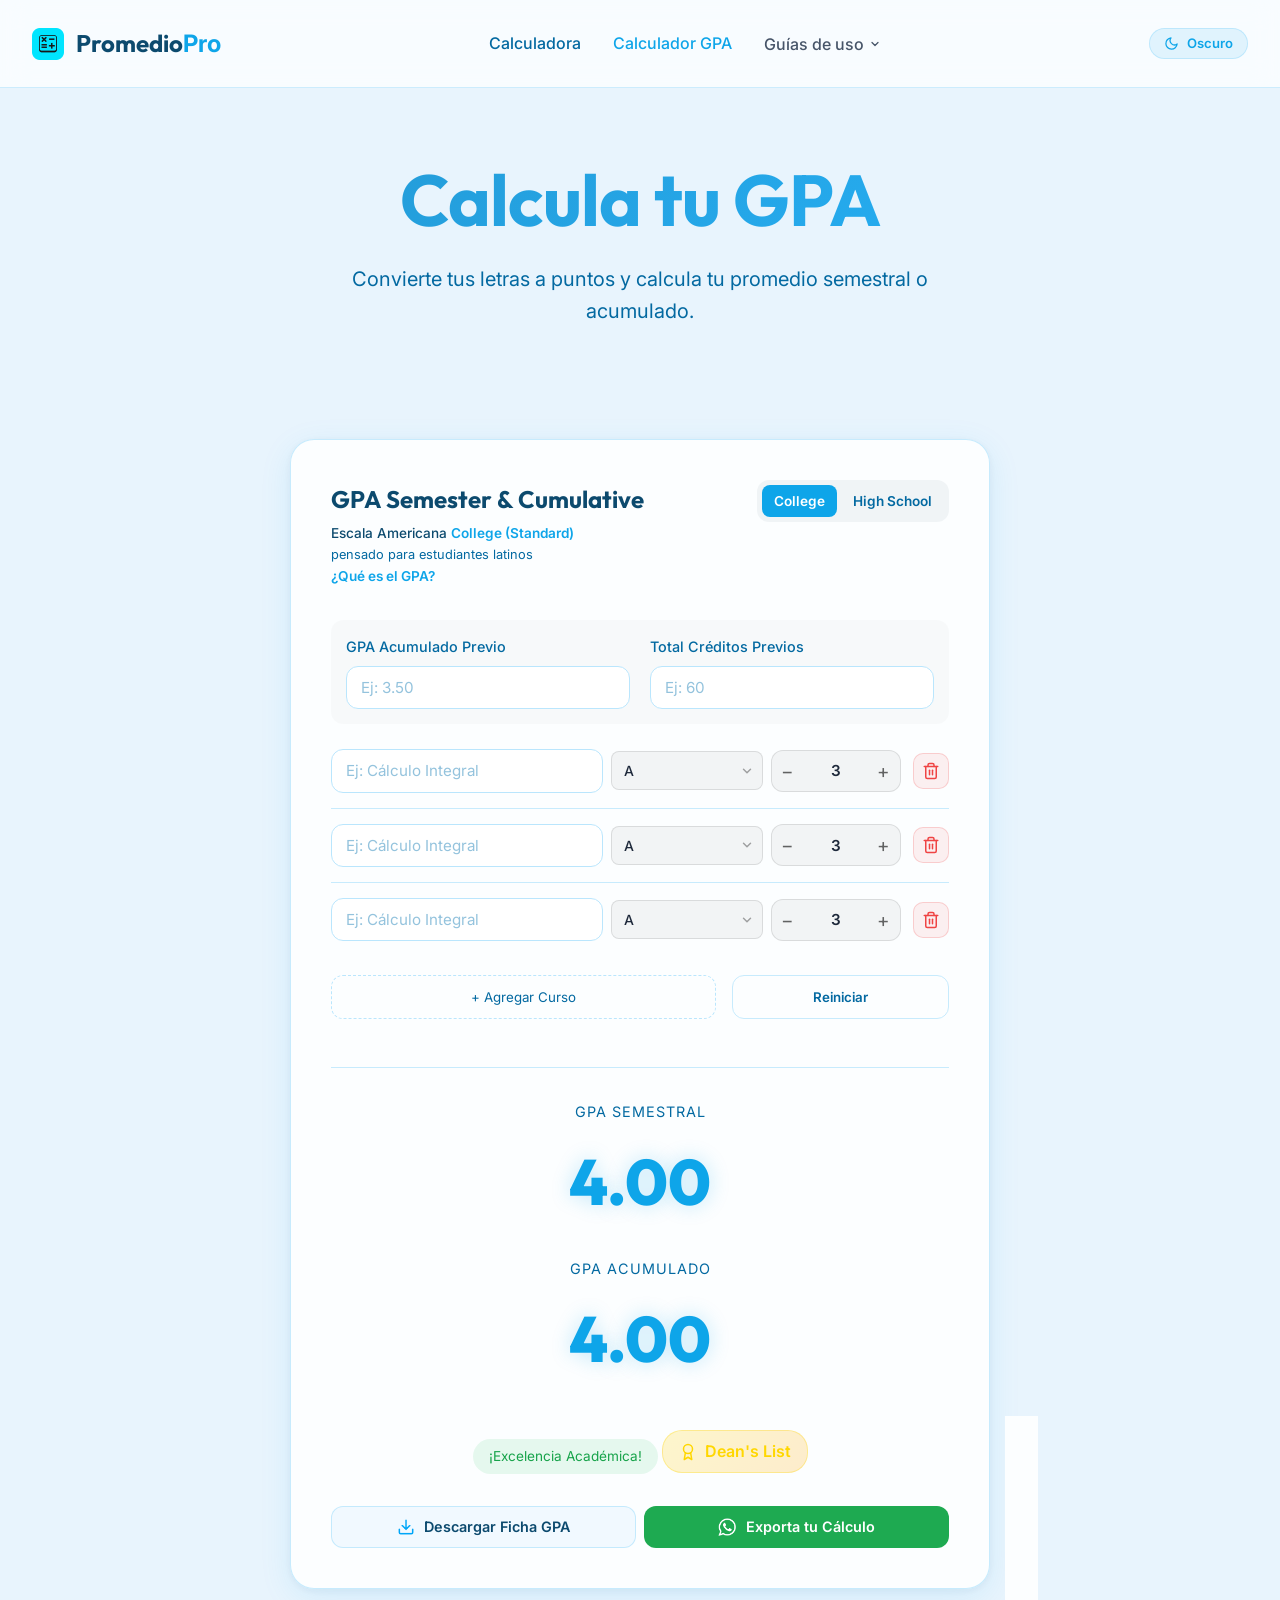
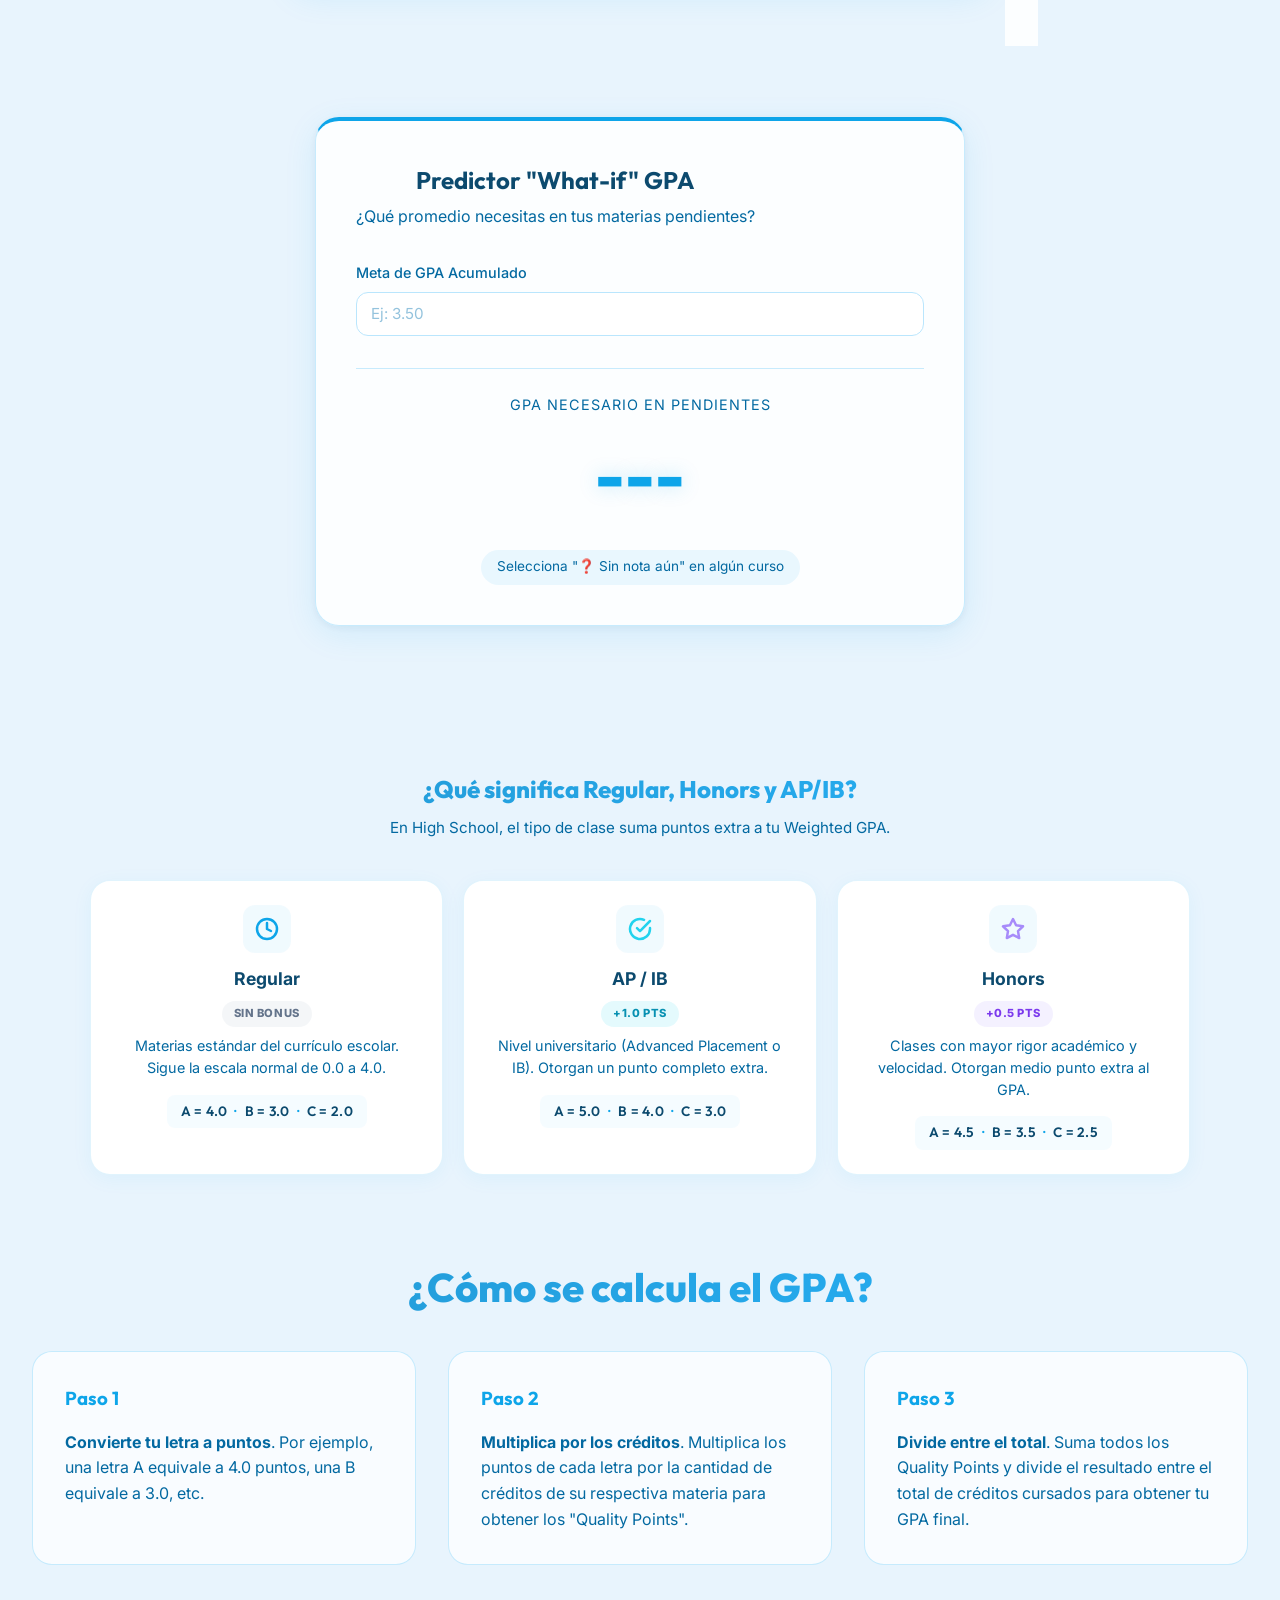
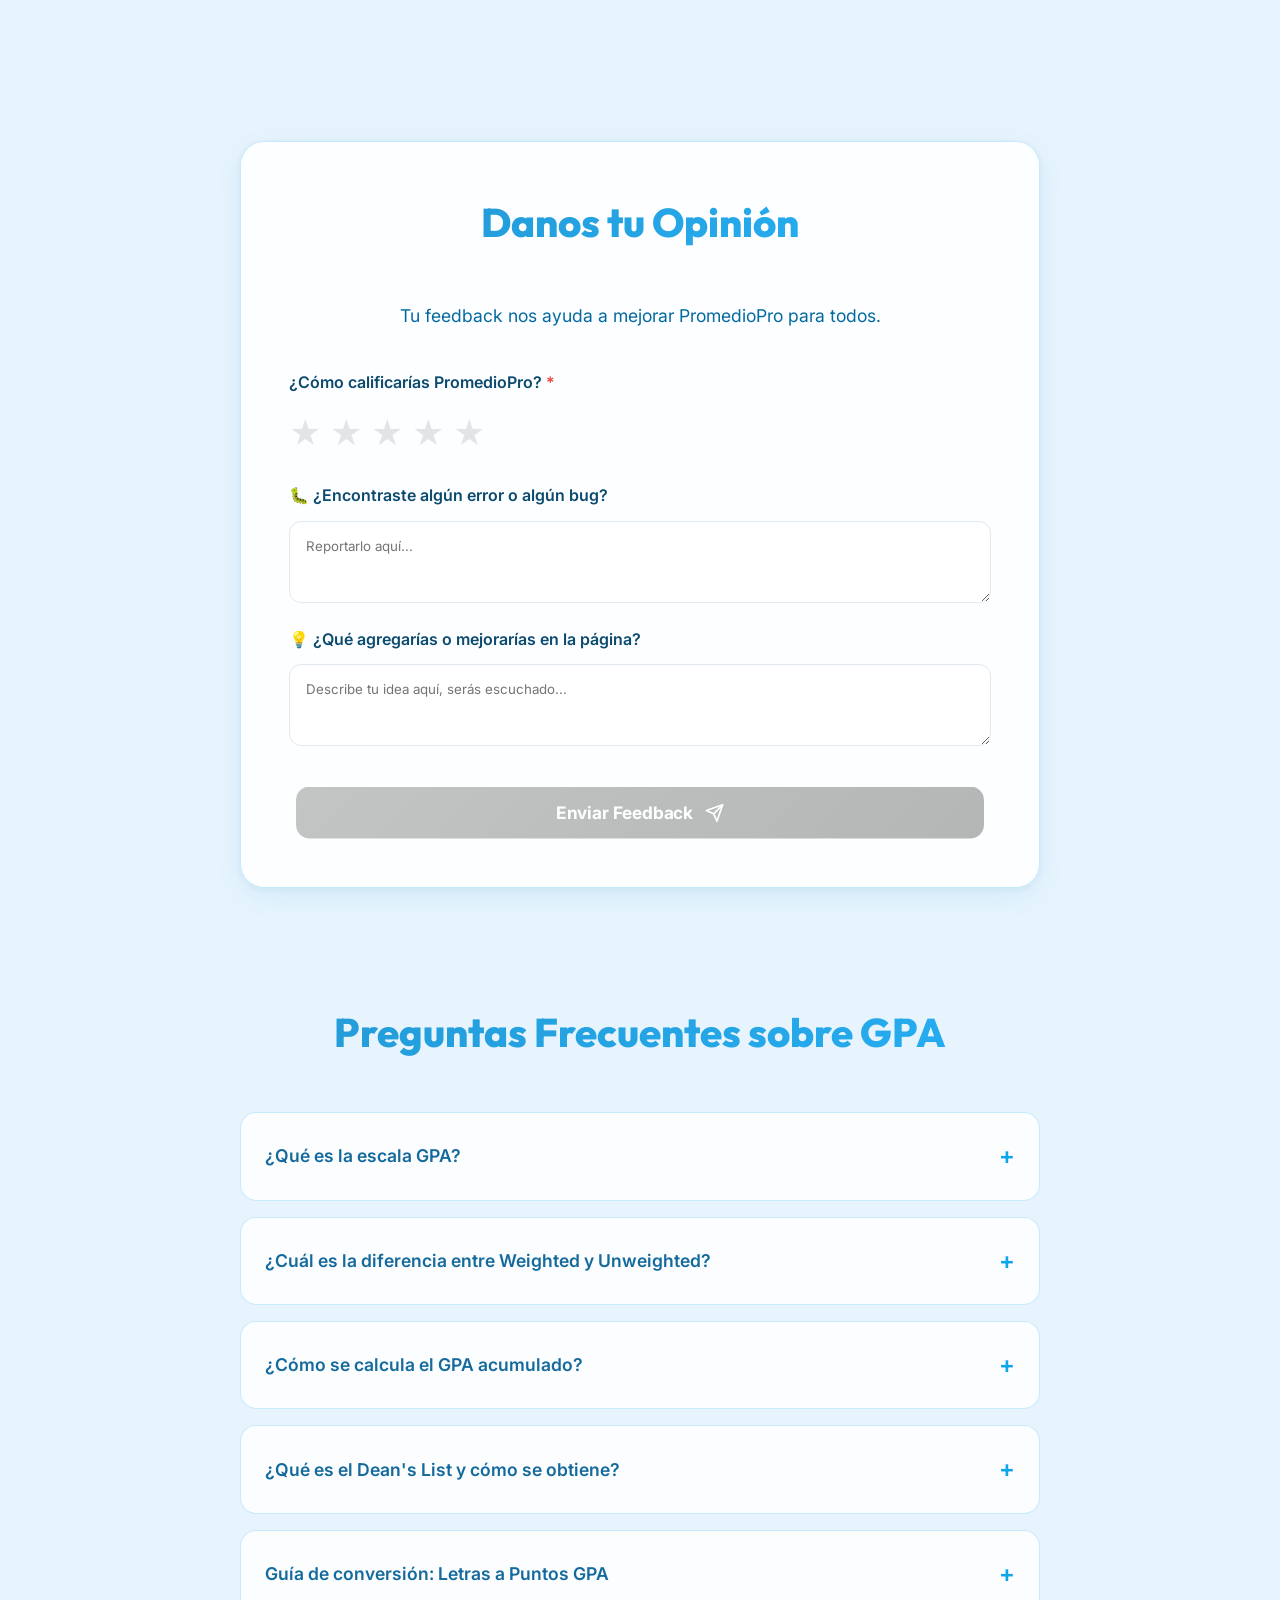
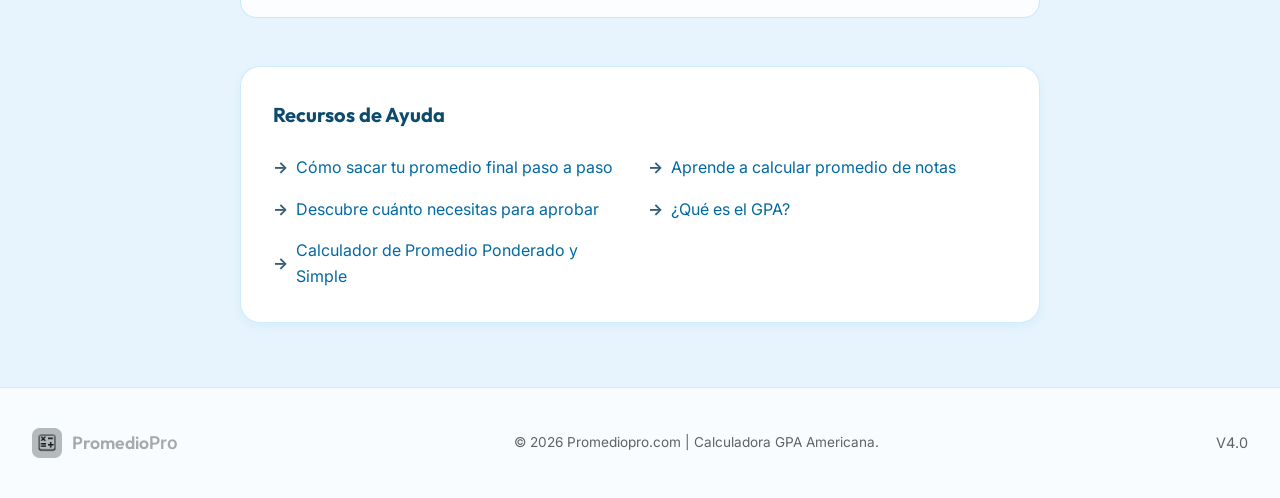
<file: gpa.html>
<!DOCTYPE html>
<html lang="es">

<head>
    <meta charset="UTF-8">
    <meta name="viewport" content="width=device-width, initial-scale=1.0">

    <!-- SEO Principal -->
    <title>Calculadora de GPA Americano Gratis | College y High School</title>
    <meta name="description"
        content="Una herramienta pensada para latinoamericanos residenciados en USA. Compatible con College (créditos) y High School (AP/Honors/Regular).">

    <!-- Canonical y Hreflang -->
    <link rel="canonical" href="https://promediopro.com/gpa.html">
    <link rel="alternate" hreflang="es-PE" href="https://promediopro.com/gpa.html">
    <link rel="alternate" hreflang="es-MX" href="https://promediopro.com/gpa.html">
    <link rel="alternate" hreflang="es-ES" href="https://promediopro.com/gpa.html">
    <link rel="alternate" hreflang="es" href="https://promediopro.com/gpa.html">
    <link rel="alternate" hreflang="x-default" href="https://promediopro.com/gpa.html">

    <!-- Open Graph y Twitter Cards -->
    <meta property="og:title" content="Calculadora de GPA Americano | College y High School">
    <meta property="og:description"
        content="Una herramienta pensada para latinoamericanos residenciados en USA. Compatible con College (créditos) y High School (AP/Honors/Regular).">
    <meta property="og:type" content="website">
    <meta property="og:url" content="https://promediopro.com/gpa.html">
    <meta property="og:image" content="https://promediopro.com/img/icon.png">

    <meta name="twitter:card" content="summary_large_image">
    <meta name="twitter:title" content="Calculadora de GPA Americano | College y High School">
    <meta name="twitter:description"
        content="Una herramienta pensada para latinoamericanos residenciados en USA. Compatible con College (créditos) y High School (AP/Honors/Regular).">
    <meta name="twitter:image" content="https://promediopro.com/img/icon.png">

    <!-- Favicon -->
    <link rel="icon" href="favicon.png" type="image/png">

    <!-- JSON-LD: SoftwareApplication & FAQPage -->
    <script type="application/ld+json">
    [
      {
        "@context": "https://schema.org",
        "@type": "WebApplication",
        "name": "Calculador de GPA Americano",
        "description": "Una herramienta pensada para latinoamericanos residenciados en USA. Compatible con College (créditos) y High School (AP/Honors/Regular).",
        "applicationCategory": "EducationalApplication",
        "operatingSystem": "All",
        "url": "https://promediopro.com/gpa.html"
      },
      {
        "@context": "https://schema.org",
        "@type": "FAQPage",
        "mainEntity": [
          {
          "@type": "Question",
          "name": "¿Qué es la escala GPA?",
          "acceptedAnswer": {
            "@type": "Answer",
            "text": "Es el sistema estándar en EE.UU. donde las letras se convierten a puntos: A=4.0, B=3.0, C=2.0, D=1.0 y F=0.0. Los signos \"+\" y \"-\" añaden o restan 0.3 puntos (ej: B+ = 3.3)."
          }
        },
        {
          "@type": "Question",
          "name": "¿Cuál es la diferencia entre Weighted y Unweighted?",
          "acceptedAnswer": {
            "@type": "Answer",
            "text": "El Unweighted GPA mide tu desempeño sin considerar la dificultad. El Weighted GPA otorga puntos extra por clases avanzadas: +1.0 para AP/IB y +0.5 para Honors."
          }
        },
        {
          "@type": "Question",
          "name": "¿Cómo se calcula el GPA acumulado?",
          "acceptedAnswer": {
            "@type": "Answer",
            "text": "El GPA acumulado se calcula sumando los Quality Points de todos los semestres y dividiendo entre el total de créditos cursados. Puedes simularlo ingresando tu GPA y créditos previos en la calculadora."
          }
        },
        {
          "@type": "Question",
          "name": "¿Qué es el Dean's List y cómo se obtiene?",
          "acceptedAnswer": {
            "@type": "Answer",
            "text": "El Dean's List es un reconocimiento semestral para estudiantes con GPA ≥ 3.50. Solo se basa en el GPA semestral, no en el acumulado. Aparece automáticamente en tu ficha GPA."
          }
        }
      ]
    }
    ]
    </script>

    <!-- Google Fonts -->
    <link rel="preconnect" href="https://fonts.googleapis.com">
    <link rel="preconnect" href="https://fonts.gstatic.com" crossorigin>
    <link href="https://fonts.googleapis.com/css2?family=Inter:wght@400;600&family=Outfit:wght@700;800&display=swap"
        rel="stylesheet">

    <link rel="stylesheet" href="style.css">
    <link rel="stylesheet" href="blanco-negro.css">
    <link rel="stylesheet" href="gpa.css">
    <link rel="stylesheet" href="feedback.css">
    <script src="blanco-negro.js"></script>

</head>

<body>

    <header>
        <nav class="container">
            <div class="logo">
                <span class="logo-icon"><img src="img/icon.png" alt="Logo PromedioPro"></span>
                <span class="logo-text">Promedio<span>Pro</span></span>
            </div>
            <ul class="nav-links">
                <li><a href="/">Calculadora</a></li>
                <li><a href="/gpa.html" class="active">Calculador GPA</a></li>
                <li class="nav-dropdown">
                    <button class="nav-dropdown-btn" aria-haspopup="true" aria-expanded="false">
                        Guías de uso
                        <svg class="dropdown-arrow" width="12" height="12" viewBox="0 0 24 24" fill="none"
                            stroke="currentColor" stroke-width="2.5" stroke-linecap="round" stroke-linejoin="round">
                            <polyline points="6 9 12 15 18 9" />
                        </svg>
                    </button>
                    <ul class="nav-dropdown-menu" role="menu">
                        <li role="menuitem"><a href="/guia.html">📘 Guía de uso completa</a></li>
                        <li role="menuitem"><a href="/promedio.html">📊 Cómo sacar tu promedio</a></li>
                        <li role="menuitem"><a href="/aprobar.html">🎯 ¿Cuánto necesito para aprobar?</a></li>
                        <li role="menuitem"><a href="/gpa-info.html">🇺🇸 ¿Qué es el GPA?</a></li>
                    </ul>
                </li>
            </ul>
            <button id="menu-toggle" class="hamburger" aria-label="Abrir menú">
                <span></span>
                <span></span>
                <span></span>
            </button>
        </nav>
    </header>

    <main>
        <section class="hero">
            <div class="container">
                <h1 class="animate-up">Calcula tu GPA</h1>
                <p class="animate-up delay-1">Convierte tus letras a puntos y calcula tu promedio semestral o acumulado.
                </p>
            </div>
        </section>

        <section class="calculator-section">
            <div class="container">
                <div class="glass-card calculator-card">
                    <div class="card-header">
                        <div class="header-left">
                            <h2>GPA Semester & Cumulative</h2>
                            <p class="scale-info">Escala Americana <span id="current-mode-status">College
                                    (Standard)</span><br>
                                    <span style="font-size:0.8rem;color:var(--text-dim);font-weight:normal;">pensado para estudiantes latinos</span>
                                    <br>
                                    <a href="/gpa-info.html" style="color:var(--primary); text-decoration:none; font-size:0.85rem; font-weight:600;">¿Qué es el GPA?</a>
                            </p>
                        </div>
                        <div class="mode-selector">
                            <button id="mode-college" class="active">College</button>
                            <button id="mode-hs">High School</button>
                        </div>
                    </div>

                    <!-- Cumulative GPA Section -->
                    <div class="cumulative-group">
                        <div class="input-group">
                            <label for="prev-gpa">GPA Acumulado Previo</label>
                            <input type="number" id="prev-gpa" placeholder="Ej: 3.50" step="0.01" min="0" max="5">
                        </div>
                        <div class="input-group">
                            <label for="prev-credits">Total Créditos Previos</label>
                            <input type="number" id="prev-credits" placeholder="Ej: 60" min="0">
                        </div>
                    </div>

                    <div id="gpa-rows" class="grade-rows">
                        <!-- Rows added by JS -->
                    </div>

                    <div class="card-actions">
                        <button id="add-gpa-row" class="btn-secondary">+ Agregar Curso</button>
                        <button id="reset-gpa" class="btn-outline">Reiniciar</button>
                    </div>

                    <div id="result-container" class="result-container">
                        <div class="result-box">
                            <span class="result-label">GPA Semestral</span>
                            <span id="semester-gpa" class="result-value">0.00</span>
                        </div>
                        <div class="result-box">
                            <span class="result-label">GPA Acumulado</span>
                            <span id="cumulative-gpa" class="result-value">0.00</span>
                            <div id="save-indicator" class="save-indicator">Datos guardados ✓</div>
                        </div>

                        <div id="status-badge" class="status-badge">Ingrese datos</div>
                        <div id="deans-list" class="deans-list-badge">
                            <svg width="18" height="18" viewBox="0 0 24 24" fill="none" stroke="currentColor"
                                stroke-width="2" stroke-linecap="round" stroke-linejoin="round">
                                <circle cx="12" cy="8" r="6" />
                                <path d="M15.477 12.89 17 22l-5-3-5 3 1.523-9.11" />
                            </svg>
                            Dean's List
                        </div>

                        <div class="share-actions">
                            <button id="download-gpa-image" class="btn-share outline">
                                <img src="img/iconos/download.png" alt="">
                                <span>Descargar Ficha GPA</span>
                            </button>
                            <button id="share-whatsapp" class="btn-share whatsapp">
                                <img src="img/iconos/whatsapp.png" alt="">
                                <span>Exporta tu Cálculo</span>
                            </button>
                        </div>
                    </div>
                </div>
            </div>
        </section>


        <!-- Predictor GPA -->
        <section id="predictor-gpa" class="predictor-section">
            <div class="container">
                <div class="glass-card predictor-card">
                    <div class="card-header">
                        <div class="header-left">
                            <h2>Predictor "What-if" GPA</h2>
                            <p class="subtitle">¿Qué promedio necesitas en tus materias pendientes?</p>
                        </div>
                    </div>

                    <div class="predictor-inputs">
                        <div class="input-group">
                            <label for="target-gpa">Meta de GPA Acumulado</label>
                            <input type="number" id="target-gpa" placeholder="Ej: 3.50" step="0.01" min="0" max="5">
                        </div>
                    </div>

                    <div id="predictor-result" class="result-container predictor-result-box">
                        <div class="result-box">
                            <span class="result-label">GPA Necesario en pendientes</span>
                            <span id="required-gpa-val" class="result-value">0.00</span>
                        </div>
                        <div id="max-possible-box" class="max-possible-box" style="display:none;">
                            <span class="max-possible-label">Máximo alcanzable:</span>
                            <span id="max-possible-val" class="max-possible-val">0.00</span>
                        </div>
                        <div id="predictor-msg" class="status-badge">Selecciona "❓ Sin nota aún" en algún curso</div>
                    </div>
                </div>
            </div>
        </section>


        <!-- Explicación tipos de clase HS (compacto) -->
        <section class="class-types-section">
            <div class="container">
                <h2 class="section-title sm-title">¿Qué significa Regular, Honors y AP/IB?</h2>
                <p class="section-subtitle-sm">En High School, el tipo de clase suma puntos extra a tu Weighted GPA.</p>
                <div class="class-types-pills">
                    <!-- Regular -->
                    <div class="class-pill">
                        <div class="pill-icon">
                            <svg width="24" height="24" viewBox="0 0 24 24" fill="none" stroke="currentColor"
                                stroke-width="2.5" stroke-linecap="round" stroke-linejoin="round">
                                <circle cx="12" cy="12" r="10" />
                                <polyline points="12 6 12 12 16 14" />
                            </svg>
                        </div>
                        <div class="pill-info">
                            <div class="pill-header">
                                <strong>Regular</strong>
                                <span class="pill-badge">Sin Bonus</span>
                            </div>
                            <p class="pill-description">Materias estándar del currículo escolar. Sigue la escala normal
                                de 0.0 a 4.0.</p>
                            <div class="pill-formula-box">
                                A = 4.0 <b>·</b> B = 3.0 <b>·</b> C = 2.0
                            </div>
                        </div>
                    </div>

                    <!-- AP / IB -->
                    <div class="class-pill">
                        <div class="pill-icon" style="color: #22d3ee;">
                            <svg width="24" height="24" viewBox="0 0 24 24" fill="none" stroke="currentColor"
                                stroke-width="2.5" stroke-linecap="round" stroke-linejoin="round">
                                <path d="M22 11.08V12a10 10 0 1 1-5.93-9.14" />
                                <polyline points="22 4 12 14.01 9 11.01" />
                            </svg>
                        </div>
                        <div class="pill-info">
                            <div class="pill-header">
                                <strong>AP / IB</strong>
                                <span class="pill-badge ap-badge">+1.0 PTS</span>
                            </div>
                            <p class="pill-description">Nivel universitario (Advanced Placement o IB). Otorgan un punto
                                completo extra.</p>
                            <div class="pill-formula-box">
                                A = 5.0 <b>·</b> B = 4.0 <b>·</b> C = 3.0
                            </div>
                        </div>
                    </div>

                    <!-- Honors -->
                    <div class="class-pill">
                        <div class="pill-icon" style="color: #a78bfa;">
                            <svg width="24" height="24" viewBox="0 0 24 24" fill="none" stroke="currentColor"
                                stroke-width="2.5" stroke-linecap="round" stroke-linejoin="round">
                                <polygon
                                    points="12 2 15.09 8.26 22 9.27 17 14.14 18.18 21.02 12 17.77 5.82 21.02 7 14.14 2 9.27 8.91 8.26 12 2" />
                            </svg>
                        </div>
                        <div class="pill-info">
                            <div class="pill-header">
                                <strong>Honors</strong>
                                <span class="pill-badge honors-badge">+0.5 PTS</span>
                            </div>
                            <p class="pill-description">Clases con mayor rigor académico y velocidad. Otorgan medio
                                punto extra al GPA.</p>
                            <div class="pill-formula-box">
                                A = 4.5 <b>·</b> B = 3.5 <b>·</b> C = 2.5
                            </div>
                        </div>
                    </div>
                </div>

            </div>
        </section>


        <!-- Cómo se calcula el GPA -->
        <section id="como-usar" class="info-section" style="padding: 2rem 0 4rem;">
            <div class="container">
                <h2 class="section-title" style="margin-bottom: 2rem;">¿Cómo se calcula el GPA?</h2>
                <div class="grid">
                    <div class="info-card">
                        <h3>Paso 1</h3>
                        <p><strong>Convierte tu letra a puntos</strong>. Por ejemplo, una letra A equivale a 4.0 puntos,
                            una B equivale a 3.0, etc.</p>
                    </div>
                    <div class="info-card">
                        <h3>Paso 2</h3>
                        <p><strong>Multiplica por los créditos</strong>. Multiplica los puntos de cada letra por la
                            cantidad de créditos de su respectiva materia para obtener los "Quality Points".</p>
                    </div>
                    <div class="info-card">
                        <h3>Paso 3</h3>
                        <p><strong>Divide entre el total</strong>. Suma todos los Quality Points y divide el resultado
                            entre el total de créditos cursados para obtener tu GPA final.</p>
                    </div>
                </div>
            </div>
        </section>

        <!-- Feedback Form (Propio con Netlify Forms) -->
        <section id="feedback-section" class="feedback-native-section">
            <div class="container">
                <div class="glass-card feedback-card">
                    <div id="feedback-form-container">
                        <h2 class="section-title">Danos tu Opinión</h2>
                        <p class="section-subtitle">Tu feedback nos ayuda a mejorar PromedioPro para todos.</p>
                        
                        <form name="feedback-gpa" method="POST" data-netlify="true" id="native-feedback-form">
                            <input type="hidden" name="form-name" value="feedback-gpa" />
                            <!-- Rating -->
                            <div class="form-group" id="rating-group">
                                <label>¿Cómo calificarías PromedioPro? <span>*</span></label>
                                <div class="star-rating">
                                    <input type="radio" id="star5" name="rating" value="5" required /><label for="star5" title="5 estrellas">★</label>
                                    <input type="radio" id="star4" name="rating" value="4" /><label for="star4" title="4 estrellas">★</label>
                                    <input type="radio" id="star3" name="rating" value="3" /><label for="star3" title="3 estrellas">★</label>
                                    <input type="radio" id="star2" name="rating" value="2" /><label for="star2" title="2 estrellas">★</label>
                                    <input type="radio" id="star1" name="rating" value="1" /><label for="star1" title="1 estrella">★</label>
                                </div>
                            </div>
 
                            <!-- Bugs -->
                            <div class="form-group">
                                <label for="bugs">🐛 ¿Encontraste algún error o algún bug?</label>
                                <textarea id="bugs" name="bugs" placeholder="Reportarlo aquí..." rows="3"></textarea>
                            </div>
 
                            <!-- Mejoras -->
                            <div class="form-group">
                                <label for="improvements">💡 ¿Qué agregarías o mejorarías en la página?</label>
                                <textarea id="improvements" name="improvements" placeholder="Describe tu idea aquí, serás escuchado..." rows="3"></textarea>
                            </div>
 
                            <button type="submit" class="btn-submit-feedback">
                                Enviar Feedback
                                <svg width="20" height="20" viewBox="0 0 24 24" fill="none" stroke="currentColor" stroke-width="2" stroke-linecap="round" stroke-linejoin="round"><line x1="22" y1="2" x2="11" y2="13"/><polyline points="22 2 15 22 11 13 2 9 22 2"/></svg>
                            </button>
                        </form>
                    </div>
 
                    <!-- Mensaje de éxito (oculto por defecto) -->
                    <div id="feedback-success" class="feedback-success-msg" style="display: none;">
                        <div class="success-icon">✓</div>
                        <h3>¡Gracias por tu comentario!</h3>
                        <p>Tu opinion importa, gracias por comentar!</p>
                    </div>
                </div>
            </div>
        </section>

        <!-- FAQ GPA -->
        <section class="faq-section">
            <div class="container">
                <h2 class="section-title">Preguntas Frecuentes sobre GPA</h2>
                <div class="faq-container">
                    <div class="faq-item">
                        <div class="faq-question">
                            <span>¿Qué es la escala GPA?</span>
                            <span class="faq-icon">+</span>
                        </div>
                        <div class="faq-answer">
                            <div>
                                <p>Es el sistema estándar en EE.UU. donde las letras se convierten a puntos: A=4.0,
                                    B=3.0, C=2.0, D=1.0 y F=0.0. Los signos "+" y "-" añaden o restan 0.3 puntos (ej: B+
                                    = 3.3).</p>
                            </div>
                        </div>
                    </div>
                    <div class="faq-item">
                        <div class="faq-question">
                            <span>¿Cuál es la diferencia entre Weighted y Unweighted?</span>
                            <span class="faq-icon">+</span>
                        </div>
                        <div class="faq-answer">
                            <div>
                                <p>El <strong>Unweighted GPA</strong> mide tu desempeño sin considerar la dificultad. El
                                    <strong>Weighted GPA</strong> otorga puntos extra por clases avanzadas: +1.0 para
                                    AP/IB y +0.5 para Honors.
                                </p>
                            </div>
                        </div>
                    </div>
                    <div class="faq-item">
                        <div class="faq-question">
                            <span>¿Cómo se calcula el GPA acumulado?</span>
                            <span class="faq-icon">+</span>
                        </div>
                        <div class="faq-answer">
                            <div>
                                <p>El GPA acumulado se calcula sumando los Quality Points de
                                    <strong>todos los semestres</strong> y dividiendo entre el
                                    <strong>total de créditos cursados</strong>. Puedes simularlo
                                    ingresando tu GPA y créditos previos en la calculadora.
                                </p>
                            </div>
                        </div>
                    </div>
                    <div class="faq-item">
                        <div class="faq-question">
                            <span>¿Qué es el Dean's List y cómo se obtiene?</span>
                            <span class="faq-icon">+</span>
                        </div>
                        <div class="faq-answer">
                            <div>
                                <p>El <strong>Dean's List</strong> es un reconocimiento semestral
                                    para estudiantes con GPA ≥ 3.50. Solo se basa en el
                                    <strong>GPA semestral</strong>, no en el acumulado.
                                    Aparece automáticamente en tu ficha GPA.
                                </p>
                            </div>
                        </div>
                    </div>
                    <div class="faq-item">
                        <div class="faq-question">
                            <span>Guía de conversión: Letras a Puntos GPA</span>
                            <span class="faq-icon">+</span>
                        </div>
                        <div class="faq-answer">
                            <div>
                                <p style="margin-bottom: 1rem;">Esta tabla muestra la equivalencia estándar. Recuerda
                                    que el símbolo <strong>Pendiente</strong> se usa para calcular metas futuras en el
                                    Predictor.</p>


                                <div class="letters-grid-wrapper">
                                    <!-- Tabla de letras -->
                                    <div class="letters-table">
                                        <div class="letters-table-head">
                                            <span>Letra</span>
                                            <span>College</span>
                                            <span>Honors</span>
                                            <span>AP/IB</span>
                                            <span>Rango</span>
                                        </div>
                                        <div class="letter-row grade-a-plus"><span
                                                class="letter-badge">A+</span><span>4.0</span><span>4.5</span><span>5.0</span><span
                                                class="range">97%+</span></div>
                                        <div class="letter-row grade-a"> <span class="letter-badge">A</span>
                                            <span>4.0</span><span>4.5</span><span>5.0</span><span
                                                class="range">93-96%</span>
                                        </div>
                                        <div class="letter-row grade-a"> <span
                                                class="letter-badge">A−</span><span>3.7</span><span>4.2</span><span>4.7</span><span
                                                class="range">90-92%</span></div>
                                        <div class="letter-row grade-b"> <span
                                                class="letter-badge">B+</span><span>3.3</span><span>3.8</span><span>4.3</span><span
                                                class="range">87-89%</span></div>
                                        <div class="letter-row grade-b"> <span class="letter-badge">B</span>
                                            <span>3.0</span><span>3.5</span><span>4.0</span><span
                                                class="range">83-86%</span>
                                        </div>
                                        <div class="letter-row grade-b"> <span
                                                class="letter-badge">B−</span><span>2.7</span><span>3.2</span><span>3.7</span><span
                                                class="range">80-82%</span></div>
                                        <div class="letter-row grade-c"> <span
                                                class="letter-badge">C+</span><span>2.3</span><span>2.8</span><span>3.3</span><span
                                                class="range">77-79%</span></div>
                                        <div class="letter-row grade-c"> <span class="letter-badge">C</span>
                                            <span>2.0</span><span>2.5</span><span>3.0</span><span
                                                class="range">73-76%</span>
                                        </div>
                                        <div class="letter-row grade-c"> <span
                                                class="letter-badge">C−</span><span>1.7</span><span>2.2</span><span>2.7</span><span
                                                class="range">70-72%</span></div>
                                        <div class="letter-row grade-d"> <span
                                                class="letter-badge">D+</span><span>1.3</span><span>1.8</span><span>2.3</span><span
                                                class="range">67-69%</span></div>
                                        <div class="letter-row grade-d"> <span class="letter-badge">D</span>
                                            <span>1.0</span><span>1.5</span><span>2.0</span><span
                                                class="range">63-66%</span>
                                        </div>
                                        <div class="letter-row grade-d"> <span
                                                class="letter-badge">D−</span><span>0.7</span><span>1.2</span><span>1.7</span><span
                                                class="range">60-62%</span></div>
                                        <div class="letter-row grade-f"> <span class="letter-badge">F</span>
                                            <span>0.0</span><span>0.0</span><span>0.0</span><span
                                                class="range">0-59%</span>
                                        </div>
                                        <div class="letter-row grade-pending">
                                            <span class="letter-badge pending-badge">Pendiente</span>
                                            <span class="pending-note">No suma al GPA — Solo para el Predictor</span>
                                        </div>
                                    </div>

                                    <div class="pending-explainer" style="margin-top: 1rem;">
                                        <div class="pending-explainer-icon">
                                            <svg width="20" height="20" viewBox="0 0 24 24" fill="none"
                                                stroke="currentColor" stroke-width="2" stroke-linecap="round"
                                                stroke-linejoin="round">
                                                <circle cx="12" cy="12" r="10" />
                                                <polyline points="12 6 12 12 16 14" />
                                            </svg>
                                        </div>
                                        <div>
                                            <p style="font-size: 0.8rem; line-height: 1.4;"><strong>Pendiente:</strong>
                                                Excluye el curso del cálculo actual pero permite que el "Predictor"
                                                calcule la nota necesaria para tu meta.</p>
                                        </div>
                                    </div>
                                </div>
                            </div>
                        </div>
                    </div>
                </div>
            </div>
        </section>

        <!-- Enlaces SEO / Interlinking -->
        <section class="seo-links-section">
            <div class="container">
                <div class="seo-links-grid">
                    <div class="seo-link-card">
                        <h3>Recursos de Ayuda</h3>
                        <ul>
                            <li><a href="/guia.html">Cómo sacar tu promedio final paso a paso</a></li>
                            <li><a href="/promedio.html">Aprende a calcular promedio de notas</a></li>
                            <li><a href="/aprobar.html">Descubre cuánto necesitas para aprobar</a></li>
                            <li><a href="/gpa-info.html">¿Qué es el GPA?</a></li>
                            <li><a href="/">Calculador de Promedio Ponderado y Simple</a></li>
                        </ul>
                    </div>
                </div>
            </div>
        </section>

    </main>

    <footer>
        <div class="footer-inner">
            <div class="logo-footer">
                <span class="logo-icon"><img src="img/footer.png" alt="Logo PromedioPro footer"></span>
                <span class="logo-text logo-text-footer">Promedio<span>Pro</span></span>
            </div>
            <p class="footer-copy">&copy; 2026 Promediopro.com | Calculadora GPA Americana.</p>
            <div class="footer-links">
                <a href="#">V4.0</a>
                <!--<a href="#"></a>-->
            </div>
        </div>
    </footer>

    <!-- Modal de Previsualización de Imagen -->
    <div id="image-modal" class="modal">
        <div class="modal-content">
            <span class="close-modal">&times;</span>
            <div class="modal-body">
                <h3>Tu Tarjeta de GPA</h3>
                <div id="preview-image-container">
                    <!-- La imagen generada se insertará aquí -->
                </div>
                <div class="modal-actions">
                    <button id="modal-share-btn" class="btn-share whatsapp">
                        <img src="img/iconos/compartir.png" alt="">
                        <span>Compartir Imagen</span>
                    </button>
                    <button id="modal-download-btn" class="btn-share outline">
                        <img src="img/iconos/download.png" alt="">
                        <span>Descargar</span>
                    </button>
                </div>
            </div>
        </div>
    </div>

    <script src="gpa.js"></script>
    <script src="feedback.js"></script>
</body>

</html>
</file>
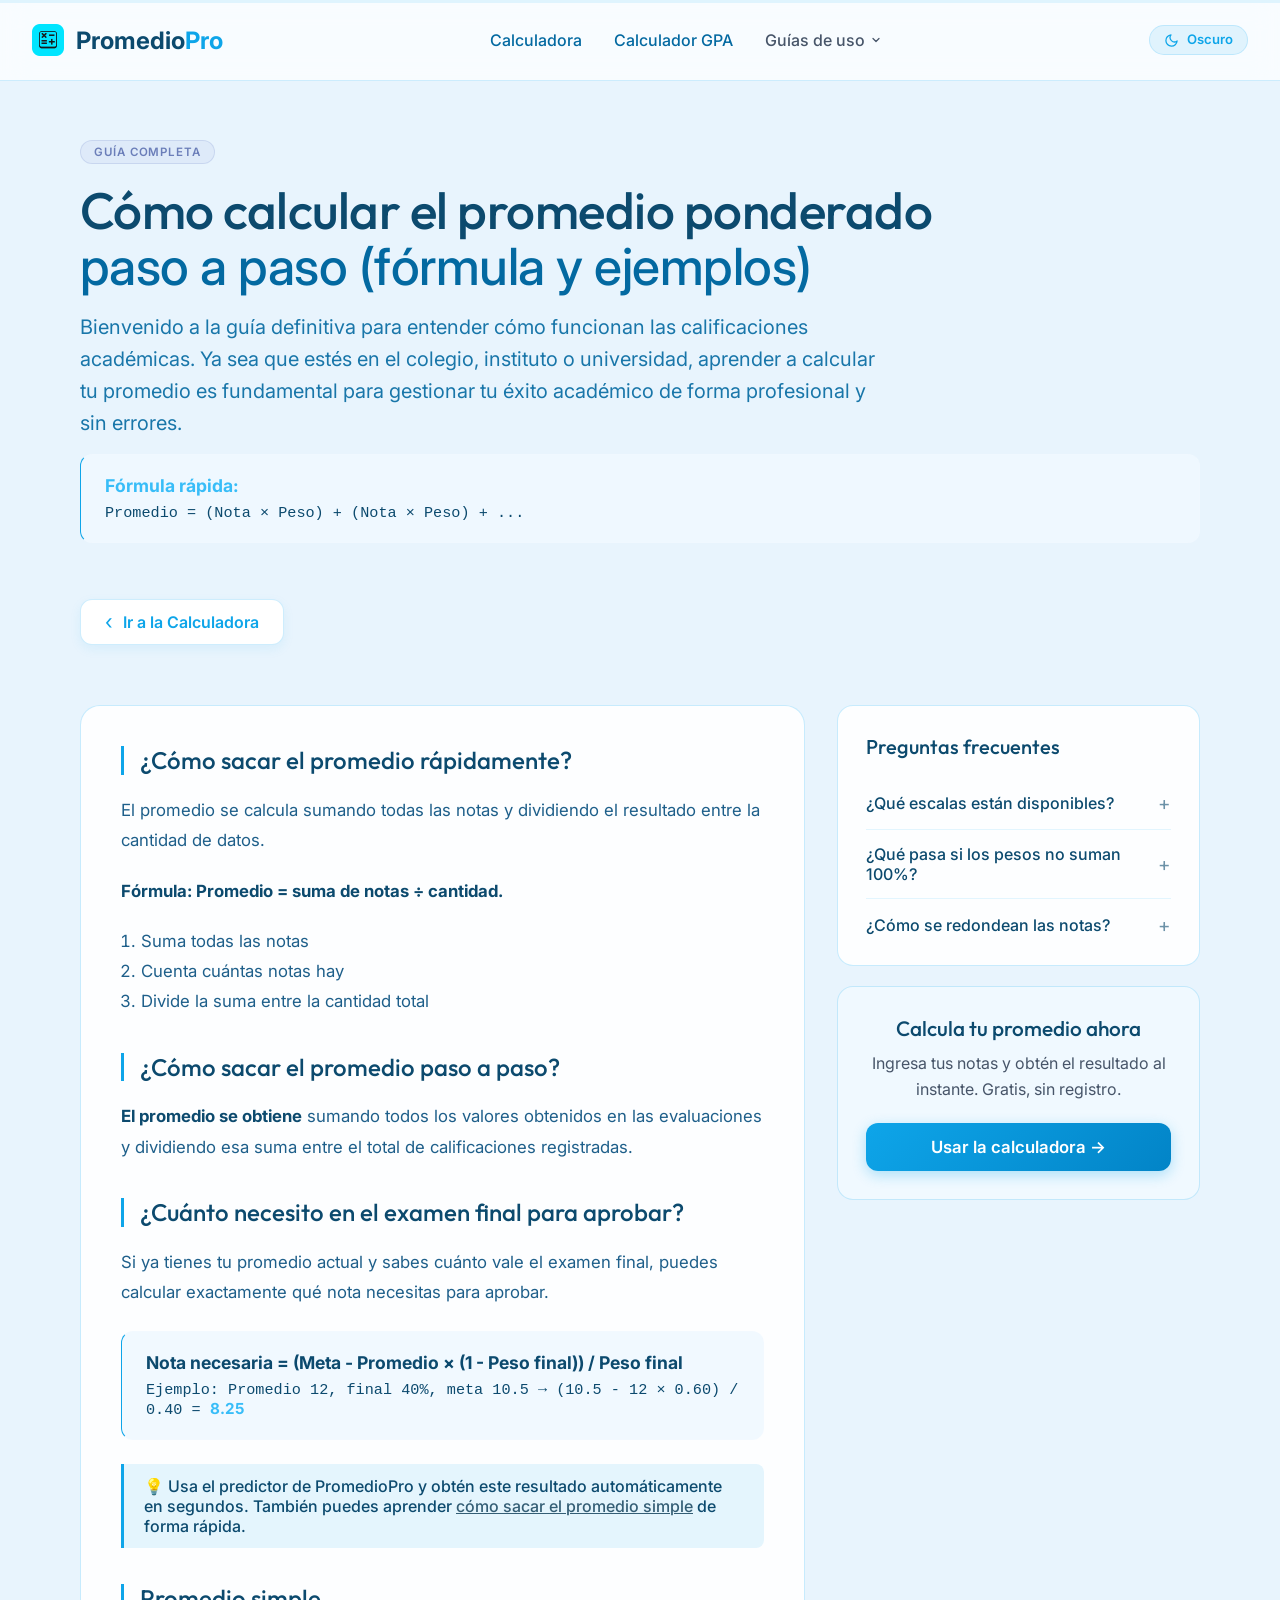
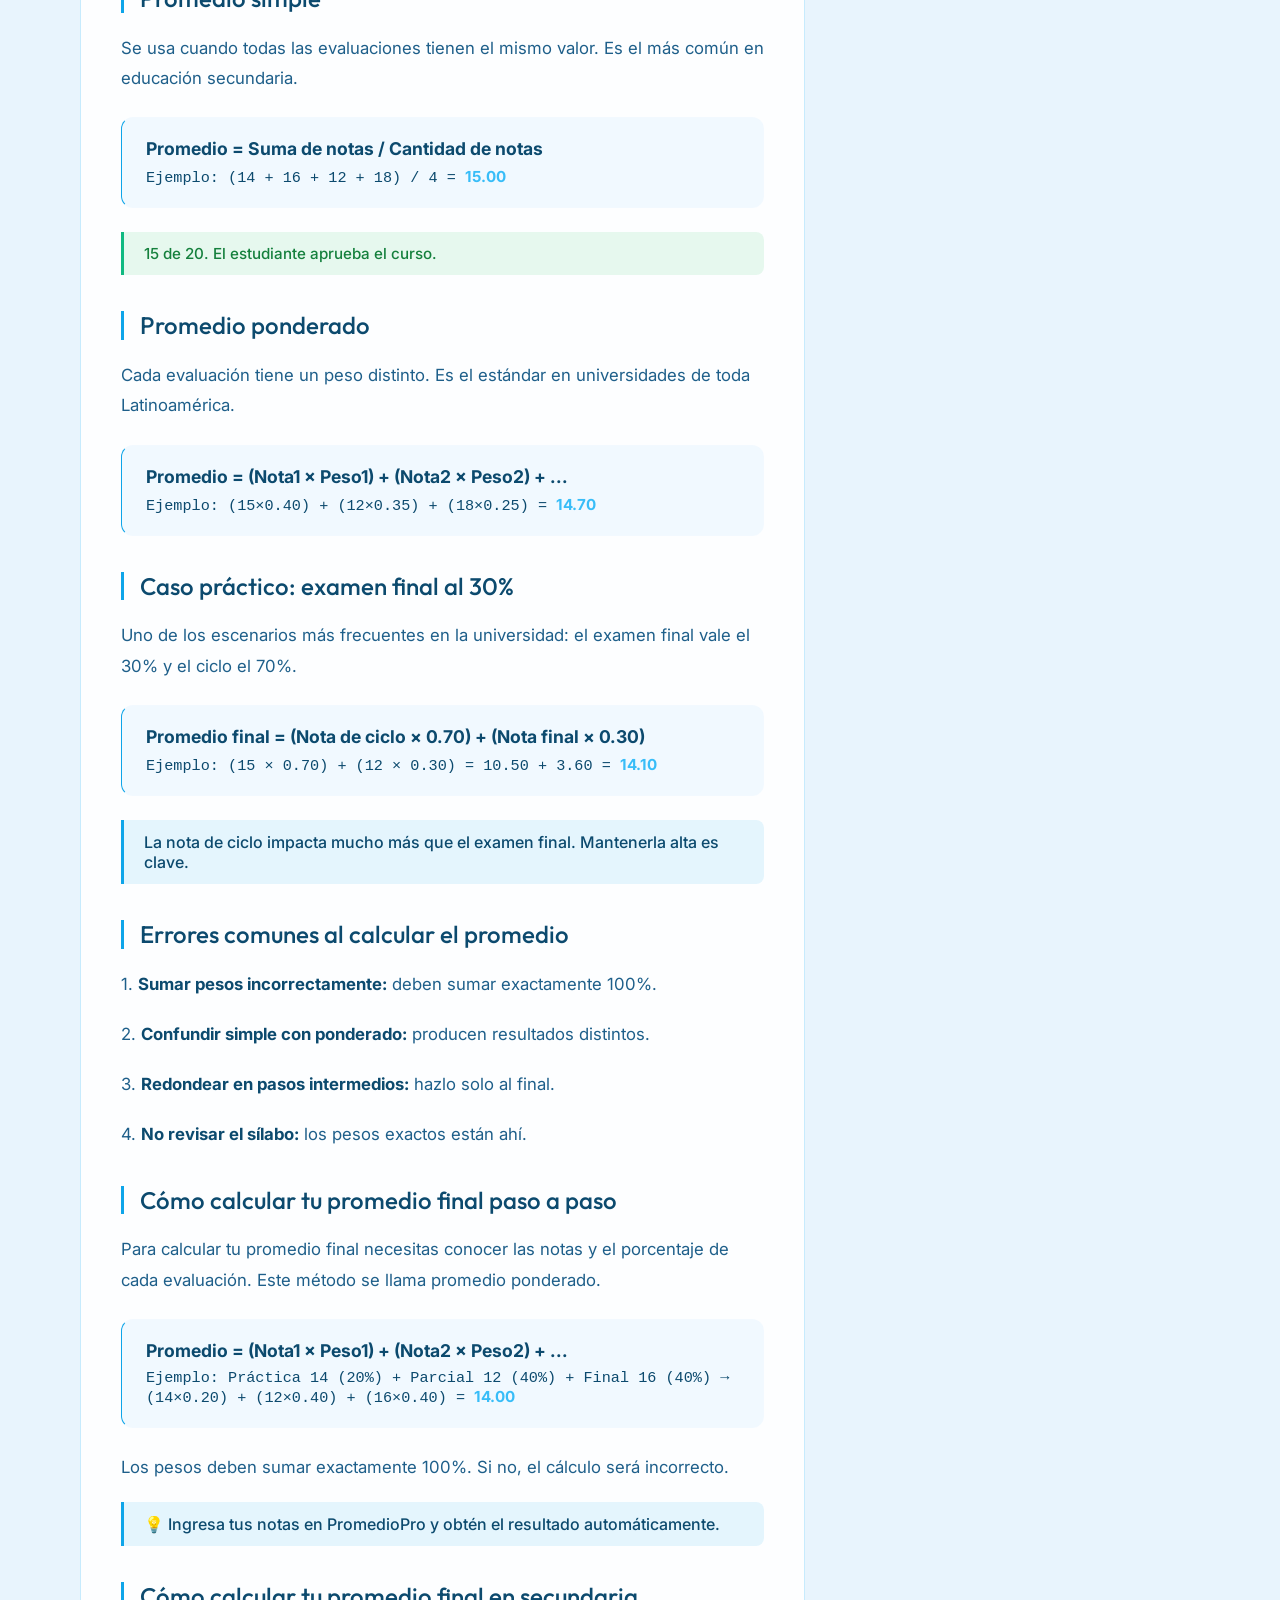
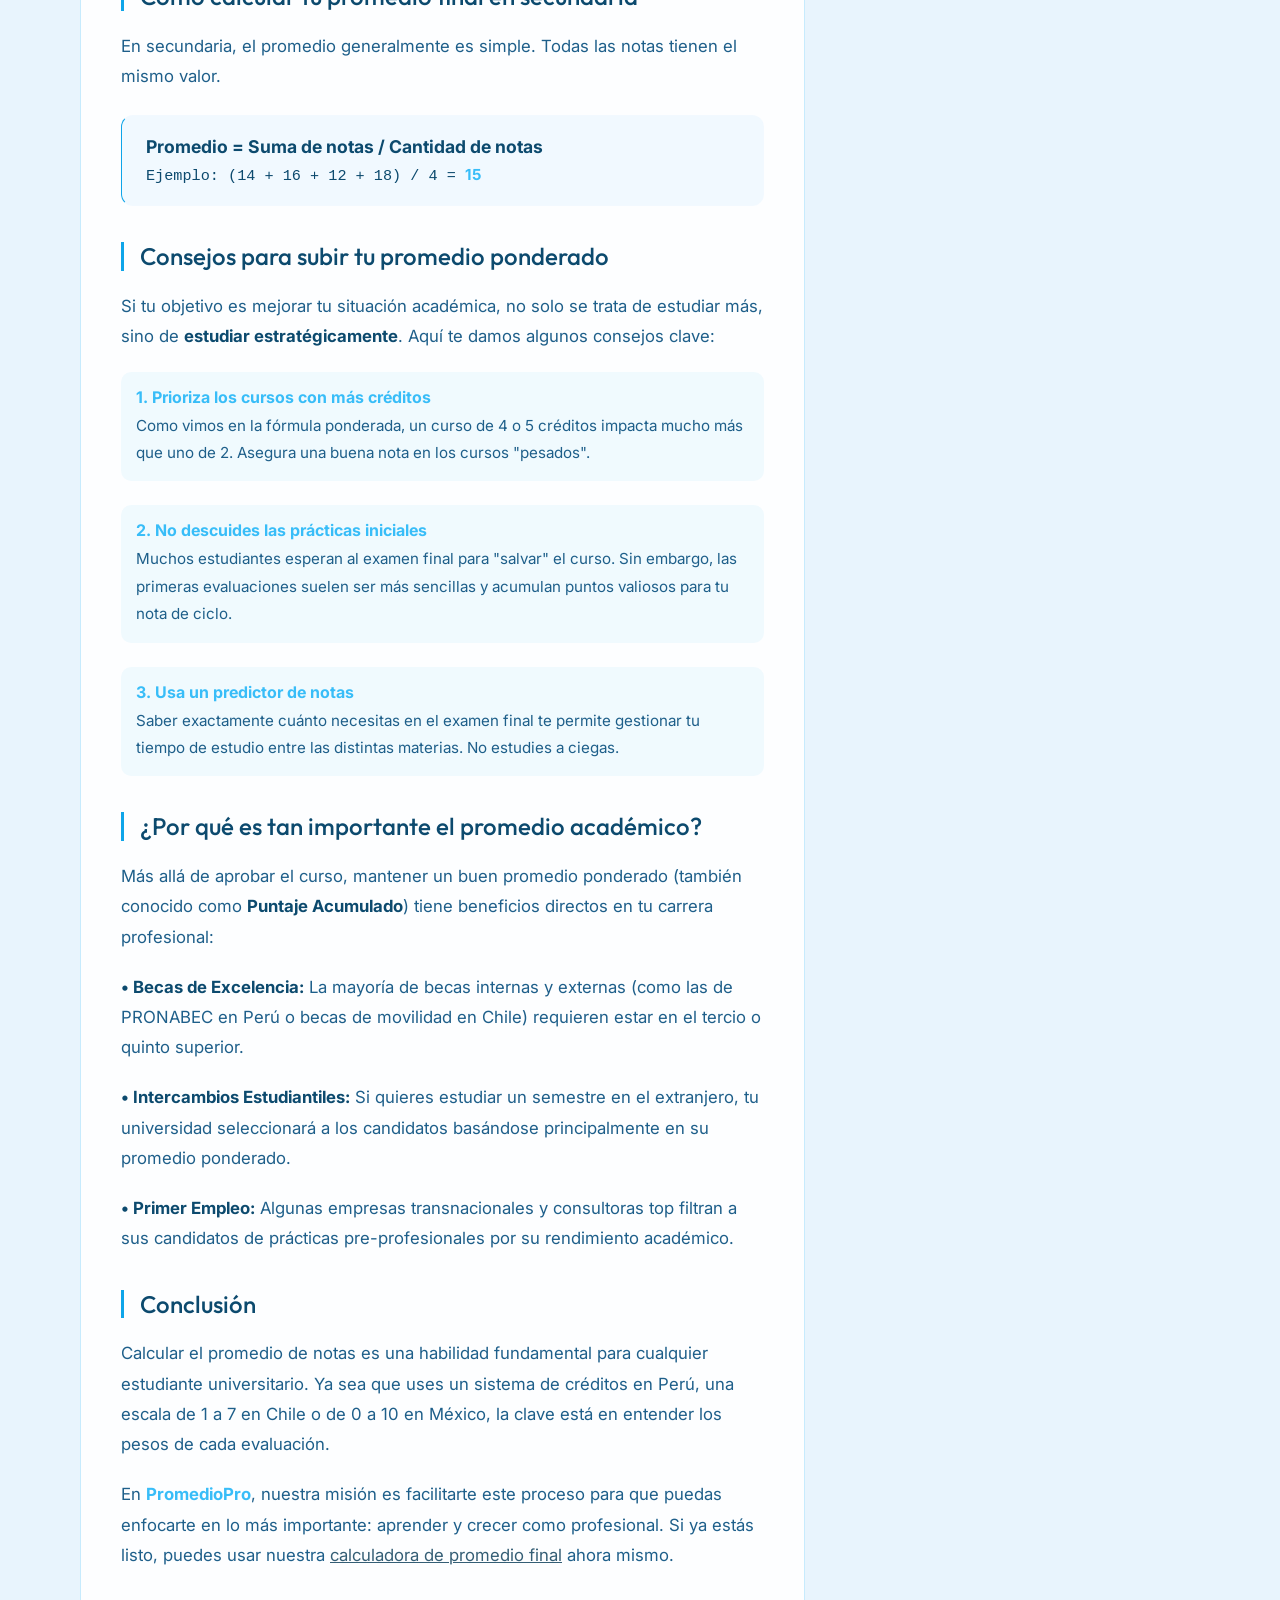
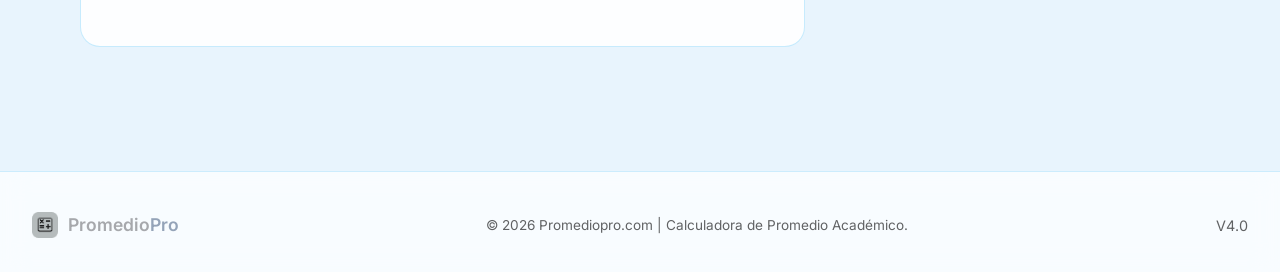
<file: guia.html>
<!DOCTYPE html>
<html lang="es">

<head>
  <meta charset="UTF-8">
  <meta name="viewport" content="width=device-width, initial-scale=1.0">
  <title>Cómo sacar tu promedio final de calificaciones (con ejemplos)</title>
  <meta name="description"
    content="Calcula tu promedio final en minutos. Fórmula paso a paso, ejemplos con porcentajes y cuánto necesitas en el examen final para aprobar.">
  <link rel="canonical" href="https://promediopro.com/guia.html">

  <meta name="twitter:card" content="summary_large_image">
  <meta name="twitter:title" content="Cómo sacar tu promedio final de calificaciones (con ejemplos)">
  <meta name="twitter:description"
    content="Aprende a calcular tu promedio final de calificaciones o notas paso a paso. Fórmulas reales, ejemplos con porcentajes y predictor de examen final. Universidades e institutos.">
  <meta name="twitter:image" content="https://promediopro.com/img/icon.png">

  <!-- Open Graph -->
  <meta property="og:type" content="article">
  <meta property="og:title" content="Cómo sacar tu promedio final de calificaciones (con ejemplos)">
  <meta property="og:description"
    content="Aprende a calcular tu promedio final de calificaciones o notas paso a paso. Fórmulas reales, ejemplos con porcentajes y predictor de examen final. Universidades e institutos.">
  <meta property="og:url" content="https://promediopro.com/guia.html">
  <meta property="og:site_name" content="PromedioPro">
  <meta property="og:locale" content="es_PE">
  <meta property="og:image" content="https://promediopro.com/img/icon.png">

  <!-- JSON-LD: Article -->
  <script type="application/ld+json">
    {
      "@context": "https://schema.org",
      "@type": "Article",
      "headline": "Cómo sacar tu promedio final de calificaciones (con ejemplos)",
      "description": "Aprende a calcular tu promedio final de calificaciones o notas paso a paso. Fórmulas reales, ejemplos con porcentajes y predictor de examen final. Universidades e institutos.",
      "keywords": [
        "promedio final de calificaciones",
        "como sacar promedio",
        "promedio ponderado",
        "calcular notas con porcentaje",
        "promedio secundaria",
        "promedio venezuela"
      ],
      "author": {
        "@type": "Organization",
        "name": "PromedioPro",
        "url": "https://promediopro.com/guia.html"
      },
      "publisher": {
        "@type": "Organization",
        "name": "PromedioPro",
        "url": "https://promediopro.com"
      },
      "datePublished": "2026-03-14",
      "dateModified": "2026-05-06",
      "inLanguage": "es",
      "mainEntityOfPage": {
        "@type": "WebPage",
        "@id": "https://promediopro.com/guia.html"
      }
    }
    </script>

  <script type="application/ld+json">
    {
      "@context": "https://schema.org",
      "@type": "FAQPage",
      "mainEntity": [
        {
          "@type": "Question",
          "name": "¿Cómo sacar tu promedio final de calificaciones?",
          "acceptedAnswer": {
            "@type": "Answer",
            "text": "Para sacar tu promedio final, multiplica cada nota por su peso (porcentaje) y suma los resultados. Ejemplo: parcial 14 (40%) y final 12 (60%) → (14×0.40) + (12×0.60) = 12.8."
          }
        },
        {
          "@type": "Question",
          "name": "¿Qué escalas de calificación están disponibles?",
          "acceptedAnswer": {
            "@type": "Answer",
            "text": "Nuestra calculadora soporta escalas de 0-5, 0-10, 0-20, 1-7 y 0-100, cubriendo la mayoría de sistemas en Latinoamérica y España."
          }
        },
        {
          "@type": "Question",
          "name": "¿Qué pasa si los pesos no suman 100%?",
          "acceptedAnswer": {
            "@type": "Answer",
            "text": "Si los pesos no suman 100%, el cálculo será incorrecto. La herramienta te avisará visualmente si hay un descuadre para que puedas ajustarlo según tu sílabo."
          }
        },
        {
          "@type": "Question",
          "name": "¿Cómo se redondean las notas?",
          "acceptedAnswer": {
            "@type": "Answer",
            "text": "El redondeo depende de tu institución. En muchos sistemas, el 10.5 sube a 11 solo en el promedio final. Recomendamos usar dos decimales para mayor precisión."
          }
        }
      ]
    }
    </script>

  <!-- JSON-LD: BreadcrumbList -->
  <script type="application/ld+json">
    {
      "@context": "https://schema.org",
      "@type": "BreadcrumbList",
      "itemListElement": [
        {
          "@type": "ListItem",
          "position": 1,
          "name": "Inicio",
          "item": "https://promediopro.com/"
        },
        {
          "@type": "ListItem",
          "position": 2,
          "name": "Guía de uso",
          "item": "https://promediopro.com/guia.html"
        }
      ]
    }
  </script>

  <!-- Google Fonts (non-blocking) -->
  <link rel="preconnect" href="https://fonts.googleapis.com">
  <link rel="preconnect" href="https://fonts.gstatic.com" crossorigin>
  <link rel="preload" as="style"
    href="https://fonts.googleapis.com/css2?family=Inter:wght@400;500;600&family=Outfit:wght@400;500;600;700;800&display=swap">
  <link
    href="https://fonts.googleapis.com/css2?family=Inter:wght@400;500;600&family=Outfit:wght@400;500;600;700;800&display=swap"
    rel="stylesheet" media="print" onload="this.media='all'">
  <noscript>
    <link
      href="https://fonts.googleapis.com/css2?family=Inter:wght@400;500;600&family=Outfit:wght@400;500;600;700;800&display=swap"
      rel="stylesheet">
  </noscript>

  <link rel="icon" href="favicon.png" type="image/png">
  <link rel="apple-touch-icon" sizes="180x180" href="img/icon.png">
  <link rel="stylesheet" href="guia.css">
  <link rel="stylesheet" href="blanco-negro.css">
  <script src="blanco-negro.js"></script>
</head>

<body>
  <div class="guia-wrap">
    <div class="g-progress">
      <div class="g-progress-fill" id="g-progress-fill"></div>
    </div>

    <header>
      <nav class="container">
        <div class="logo">
          <span class="logo-icon"><img src="img/icon.png" alt="Logo PromedioPro"></span>
          <a href="/" style="text-decoration:none; color:inherit;"><span
              class="logo-text">Promedio<span>Pro</span></span></a>
        </div>
        <ul class="nav-links">
          <li><a href="/">Calculadora</a></li>
          <li><a href="/gpa.html">Calculador GPA</a></li>
          <li class="nav-dropdown">
            <button class="nav-dropdown-btn" aria-haspopup="true" aria-expanded="false">
              Guías de uso
              <svg class="dropdown-arrow" width="12" height="12" viewBox="0 0 24 24" fill="none" stroke="currentColor"
                stroke-width="2.5" stroke-linecap="round" stroke-linejoin="round">
                <polyline points="6 9 12 15 18 9" />
              </svg>
            </button>
            <ul class="nav-dropdown-menu" role="menu">
              <li role="menuitem"><a href="/guia.html" class="active">📘 Guía de uso completa</a></li>
              <li role="menuitem"><a href="/promedio.html">📊 Cómo sacar tu promedio</a></li>
              <li role="menuitem"><a href="/aprobar.html">🎯 ¿Cuánto necesito para aprobar?</a></li>
              <li role="menuitem"><a href="/gpa-info.html">🇺🇸 ¿Qué es el GPA?</a></li>
            </ul>
          </li>
        </ul>
        <button id="menu-toggle" class="hamburger" aria-label="Abrir menú">
          <span></span>
          <span></span>
          <span></span>
        </button>
      </nav>
    </header>

    <div class="g-hero">
      <span class="g-hero-badge">Guía Completa</span>
      <h1>Cómo calcular el promedio ponderado<br><span class="g-hero-accent"> paso a paso (fórmula y ejemplos)</span></h1>
      <p>Bienvenido a la guía definitiva para entender cómo funcionan las calificaciones académicas. Ya sea que estés en el colegio, instituto o universidad, aprender a calcular tu promedio es fundamental para gestionar tu éxito académico de forma profesional y sin errores.</p>

      <div class="g-formula" style="margin-top:15px;">
        <strong>Fórmula rápida:</strong> Promedio = (Nota × Peso) + (Nota × Peso) + ...
      </div>

      <a href="/" class="g-back-btn">
        <span class="g-back-arrow">‹</span> Ir a la Calculadora
      </a>
    </div>

    <div class="g-content">
      <div class="g-article">

        <!-- Optimización para Snippets e IA (SGE) -->
        <div class="g-section">
          <h2 class="g-h2">¿Cómo sacar el promedio rápidamente?</h2>
          <p class="g-p">
            El promedio se calcula sumando todas las notas y dividiendo el resultado entre la cantidad de datos.
          </p>
          <p class="g-p">
            <strong>Fórmula: Promedio = suma de notas ÷ cantidad.</strong>
          </p>
          <ol class="g-p" style="margin-left:20px; line-height: 1.8;">
            <li>Suma todas las notas</li>
            <li>Cuenta cuántas notas hay</li>
            <li>Divide la suma entre la cantidad total</li>
          </ol>
        </div>

        <div class="g-section">
          <h2 class="g-h2">¿Cómo sacar el promedio paso a paso?</h2>
          <p class="g-p">
            <strong>El promedio se obtiene</strong> sumando todos los valores obtenidos en las evaluaciones y dividiendo
            esa suma entre el total de calificaciones registradas.
          </p>
        </div>

        <div class="g-section">
          <h2 class="g-h2">¿Cuánto necesito en el examen final para aprobar?</h2>
          <p class="g-p">Si ya tienes tu promedio actual y sabes cuánto vale el examen final, puedes calcular
            exactamente qué nota necesitas para aprobar.</p>

          <div class="g-formula">
            <strong>Nota necesaria = (Meta - Promedio × (1 - Peso final)) / Peso final</strong>
            Ejemplo: Promedio 12, final 40%, meta 10.5
            → (10.5 - 12 × 0.60) / 0.40 = <span style="color:#38bdf8;font-weight:700">8.25</span>
          </div>

          <div class="g-highlight">
            💡 Usa el predictor de PromedioPro y obtén este resultado automáticamente en segundos. También puedes
            aprender <a href="/promedio.html" style="color: var(--secondary)">cómo sacar el promedio simple</a> de
            forma rápida.
          </div>
        </div>

        <div class="g-section">
          <h2 class="g-h2">Promedio simple</h2>
          <p class="g-p">Se usa cuando todas las evaluaciones tienen el mismo valor. Es el más común en educación
            secundaria.</p>
          <div class="g-formula">
            <strong>Promedio = Suma de notas / Cantidad de notas</strong>
            Ejemplo: (14 + 16 + 12 + 18) / 4 = <span style="color:#38bdf8;font-weight:700">15.00</span>
          </div>
          <div class="g-success">15 de 20. El estudiante aprueba el curso.</div>
        </div>

        <div class="g-section">
          <h2 class="g-h2">Promedio ponderado</h2>
          <p class="g-p">Cada evaluación tiene un peso distinto. Es el estándar en universidades de toda Latinoamérica.
          </p>
          <div class="g-formula">
            <strong>Promedio = (Nota1 × Peso1) + (Nota2 × Peso2) + ...</strong>
            Ejemplo: (15×0.40) + (12×0.35) + (18×0.25) = <span style="color:#38bdf8;font-weight:700">14.70</span>
          </div>

        </div>

        <div class="g-section">
          <h2 class="g-h2">Caso práctico: examen final al 30%</h2>
          <p class="g-p">Uno de los escenarios más frecuentes en la universidad: el examen final vale el 30% y el ciclo
            el 70%.</p>
          <div class="g-formula">
            <strong>Promedio final = (Nota de ciclo × 0.70) + (Nota final × 0.30)</strong>
            Ejemplo: (15 × 0.70) + (12 × 0.30) = 10.50 + 3.60 = <span style="color:#38bdf8;font-weight:700">14.10</span>
          </div>
          <div class="g-highlight">La nota de ciclo impacta mucho más que el examen final. Mantenerla alta es clave.
          </div>
        </div>

        <div class="g-section">
          <h2 class="g-h2">Errores comunes al calcular el promedio</h2>
          <p class="g-p">1. <strong>Sumar pesos incorrectamente:</strong> deben sumar exactamente 100%.</p>
          <p class="g-p">2. <strong>Confundir simple con ponderado:</strong> producen resultados distintos.</p>
          <p class="g-p">3. <strong>Redondear en pasos intermedios:</strong> hazlo solo al final.</p>
          <p class="g-p">4. <strong>No revisar el sílabo:</strong> los pesos exactos están ahí.</p>
        </div>

        <div class="g-section">
          <h2 class="g-h2">Cómo calcular tu promedio final paso a paso</h2>
          <p class="g-p">Para calcular tu promedio final necesitas conocer las notas y el porcentaje de cada evaluación.
            Este método se llama promedio ponderado.</p>

          <div class="g-formula">
            <strong>Promedio = (Nota1 × Peso1) + (Nota2 × Peso2) + ...</strong>
            Ejemplo: Práctica 14 (20%) + Parcial 12 (40%) + Final 16 (40%)
            → (14×0.20) + (12×0.40) + (16×0.40) = <span style="color:#38bdf8;font-weight:700">14.00</span>
          </div>

          <p class="g-p">Los pesos deben sumar exactamente 100%. Si no, el cálculo será incorrecto.</p>

          <div class="g-highlight">
            💡 Ingresa tus notas en PromedioPro y obtén el resultado automáticamente.
          </div>
        </div>

        <div class="g-section">
          <h2 class="g-h2">Cómo calcular tu promedio final en secundaria</h2>
          <p class="g-p">En secundaria, el promedio generalmente es simple. Todas las notas tienen el mismo valor.</p>

          <div class="g-formula">
            <strong>Promedio = Suma de notas / Cantidad de notas</strong>
            Ejemplo: (14 + 16 + 12 + 18) / 4 = <span style="color:#38bdf8;font-weight:700">15</span>
          </div>
        </div>

        <div class="g-section">
          <h2 class="g-h2">Consejos para subir tu promedio ponderado</h2>
          <p class="g-p">Si tu objetivo es mejorar tu situación académica, no solo se trata de estudiar más, sino de
            <strong>estudiar estratégicamente</strong>. Aquí te damos algunos consejos clave:
          </p>
          <ul class="g-tips-list">
            <li class="g-tip-item">
              <strong style="color:#38bdf8; display: block; margin-bottom: 5px;">1. Prioriza los cursos con más
                créditos</strong>
              <p class="g-p" style="margin:0; font-size: 0.95rem;">Como vimos en la fórmula ponderada, un curso de 4 o 5
                créditos impacta mucho más que uno de 2. Asegura una buena nota en los cursos "pesados".</p>
            </li>
            <li class="g-tip-item">
              <strong style="color:#38bdf8; display: block; margin-bottom: 5px;">2. No descuides las prácticas
                iniciales</strong>
              <p class="g-p" style="margin:0; font-size: 0.95rem;">Muchos estudiantes esperan al examen final para
                "salvar" el curso. Sin embargo, las primeras evaluaciones suelen ser más sencillas y acumulan puntos
                valiosos para tu nota de ciclo.</p>
            </li>
            <li class="g-tip-item">
              <strong style="color:#38bdf8; display: block; margin-bottom: 5px;">3. Usa un predictor de notas</strong>
              <p class="g-p" style="margin:0; font-size: 0.95rem;">Saber exactamente cuánto necesitas en el examen final
                te permite gestionar tu tiempo de estudio entre las distintas materias. No estudies a ciegas.</p>
            </li>
          </ul>
        </div>

        <div class="g-section">
          <h2 class="g-h2">¿Por qué es tan importante el promedio académico?</h2>
          <p class="g-p">Más allá de aprobar el curso, mantener un buen promedio ponderado (también conocido como
            <strong>Puntaje Acumulado</strong>) tiene beneficios directos en tu carrera profesional:
          </p>
          <p class="g-p"><strong>• Becas de Excelencia:</strong> La mayoría de becas internas y externas (como las de
            PRONABEC en Perú o becas de movilidad en Chile) requieren estar en el tercio o quinto superior.</p>
          <p class="g-p"><strong>• Intercambios Estudiantiles:</strong> Si quieres estudiar un semestre en el
            extranjero, tu universidad seleccionará a los candidatos basándose principalmente en su promedio ponderado.
          </p>
          <p class="g-p"><strong>• Primer Empleo:</strong> Algunas empresas transnacionales y consultoras top filtran a
            sus candidatos de prácticas pre-profesionales por su rendimiento académico.</p>
        </div>

        <div class="g-section">
          <h2 class="g-h2">Conclusión</h2>
          <p class="g-p">Calcular el promedio de notas es una habilidad fundamental para cualquier estudiante
            universitario. Ya sea que uses un sistema de créditos en Perú, una escala de 1 a 7 en Chile o de 0 a 10 en
            México, la clave está en entender los pesos de cada evaluación.</p>
          <p class="g-p">En <strong style="color:#38bdf8">PromedioPro</strong>, nuestra misión es facilitarte este
            proceso para que puedas enfocarte en lo más importante: aprender y crecer como profesional. Si ya estás
            listo, puedes usar nuestra <a href="/" style="color: var(--secondary)">calculadora de promedio final</a>
            ahora mismo.</p>
        </div>

      </div>

      <div class="g-sidebar">
        <div class="g-sidebar-card">
          <div class="g-sidebar-title">Preguntas frecuentes</div>

          <div class="g-faq-item" onclick="toggleSFaq(this)">
            <div class="g-faq-q">¿Qué escalas están disponibles? <span>+</span></div>
            <div class="g-faq-a">0-5, 0-10, 0-20, 1-7, y 0-100. Cubrimos Colombia, Perú, Chile, España, México,
              Argentina, Venezuela, Paraguay y más países.</div>
          </div>
          <div class="g-faq-item" onclick="toggleSFaq(this)">
            <div class="g-faq-q">¿Qué pasa si los pesos no suman 100%? <span>+</span></div>
            <div class="g-faq-a">Si los pesos no suman 100%, el cálculo será incorrecto. Nuestra herramienta te avisará
              visualmente si hay un descuadre en los porcentajes para que puedas corregirlo según tu sílabo.</div>
          </div>
          <div class="g-faq-item" onclick="toggleSFaq(this)">
            <div class="g-faq-q">¿Cómo se redondean las notas? <span>+</span></div>
            <div class="g-faq-a">En Perú, la mayoría de universidades redondean el 10.5 a 11 solo en el promedio final.
              Es recomendable usar nuestra calculadora con dos decimales para mayor precisión durante el ciclo.</div>
          </div>
        </div>

        <div class="g-cta">
          <div class="g-cta-title">Calcula tu promedio ahora</div>
          <p class="g-cta-p">Ingresa tus notas y obtén el resultado al instante. Gratis, sin registro.</p>
          <a href="/" style="text-decoration:none"><button class="g-cta-btn">Usar la calculadora →</button></a>
        </div>
      </div>
    </div>
  </div>

  <footer>
    <div class="footer-inner">
      <div class="logo-footer">
        <span class="logo-icon"><img src="img/footer.png" alt="Logo PromedioPro footer"></span>
        <span class="logo-text logo-text-footer">Promedio<span>Pro</span></span>
      </div>
      <p class="footer-copy">&copy; 2026 Promediopro.com | Calculadora de Promedio Académico.</p>
      <div class="footer-links">
        <a href="#">V4.0</a>
        <!--<a href="#"></a>-->
      </div>
    </div>
  </footer>

  <script src="guia.js"></script>
</body>

</html>
</file>
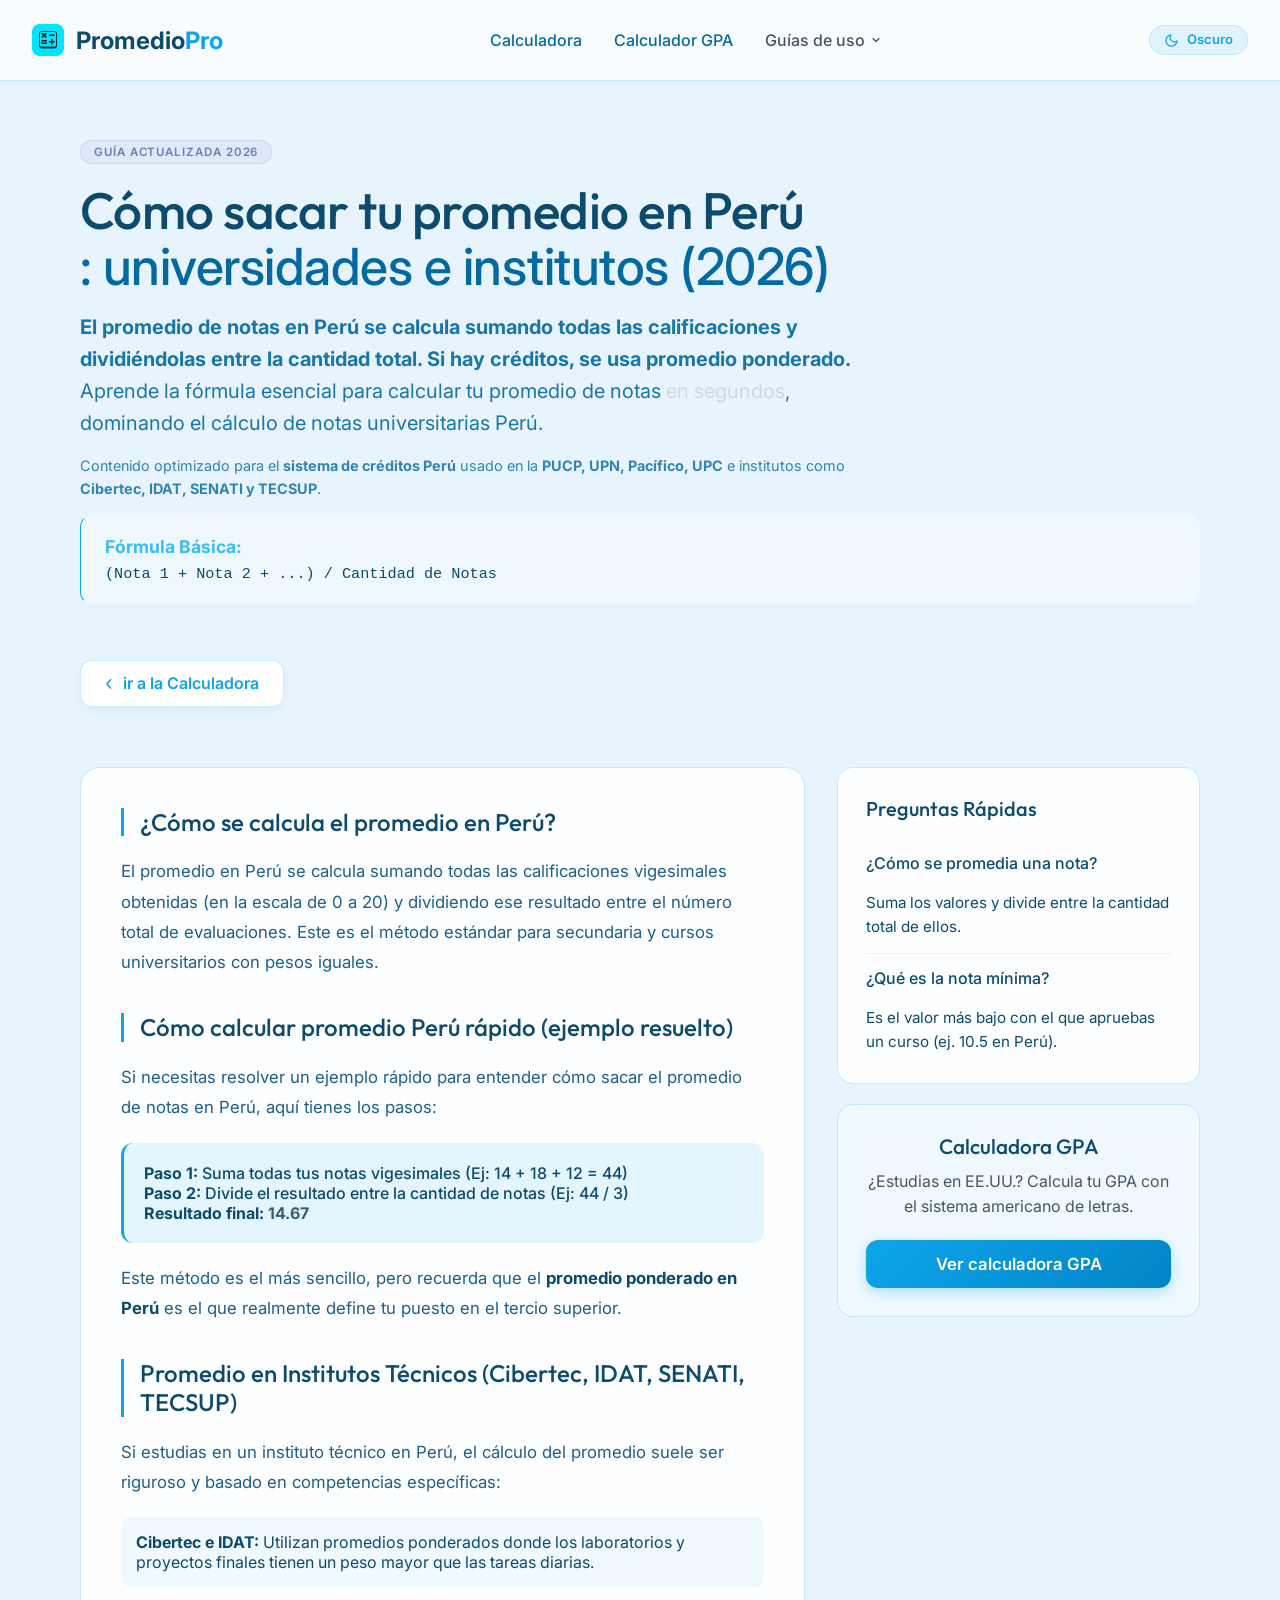
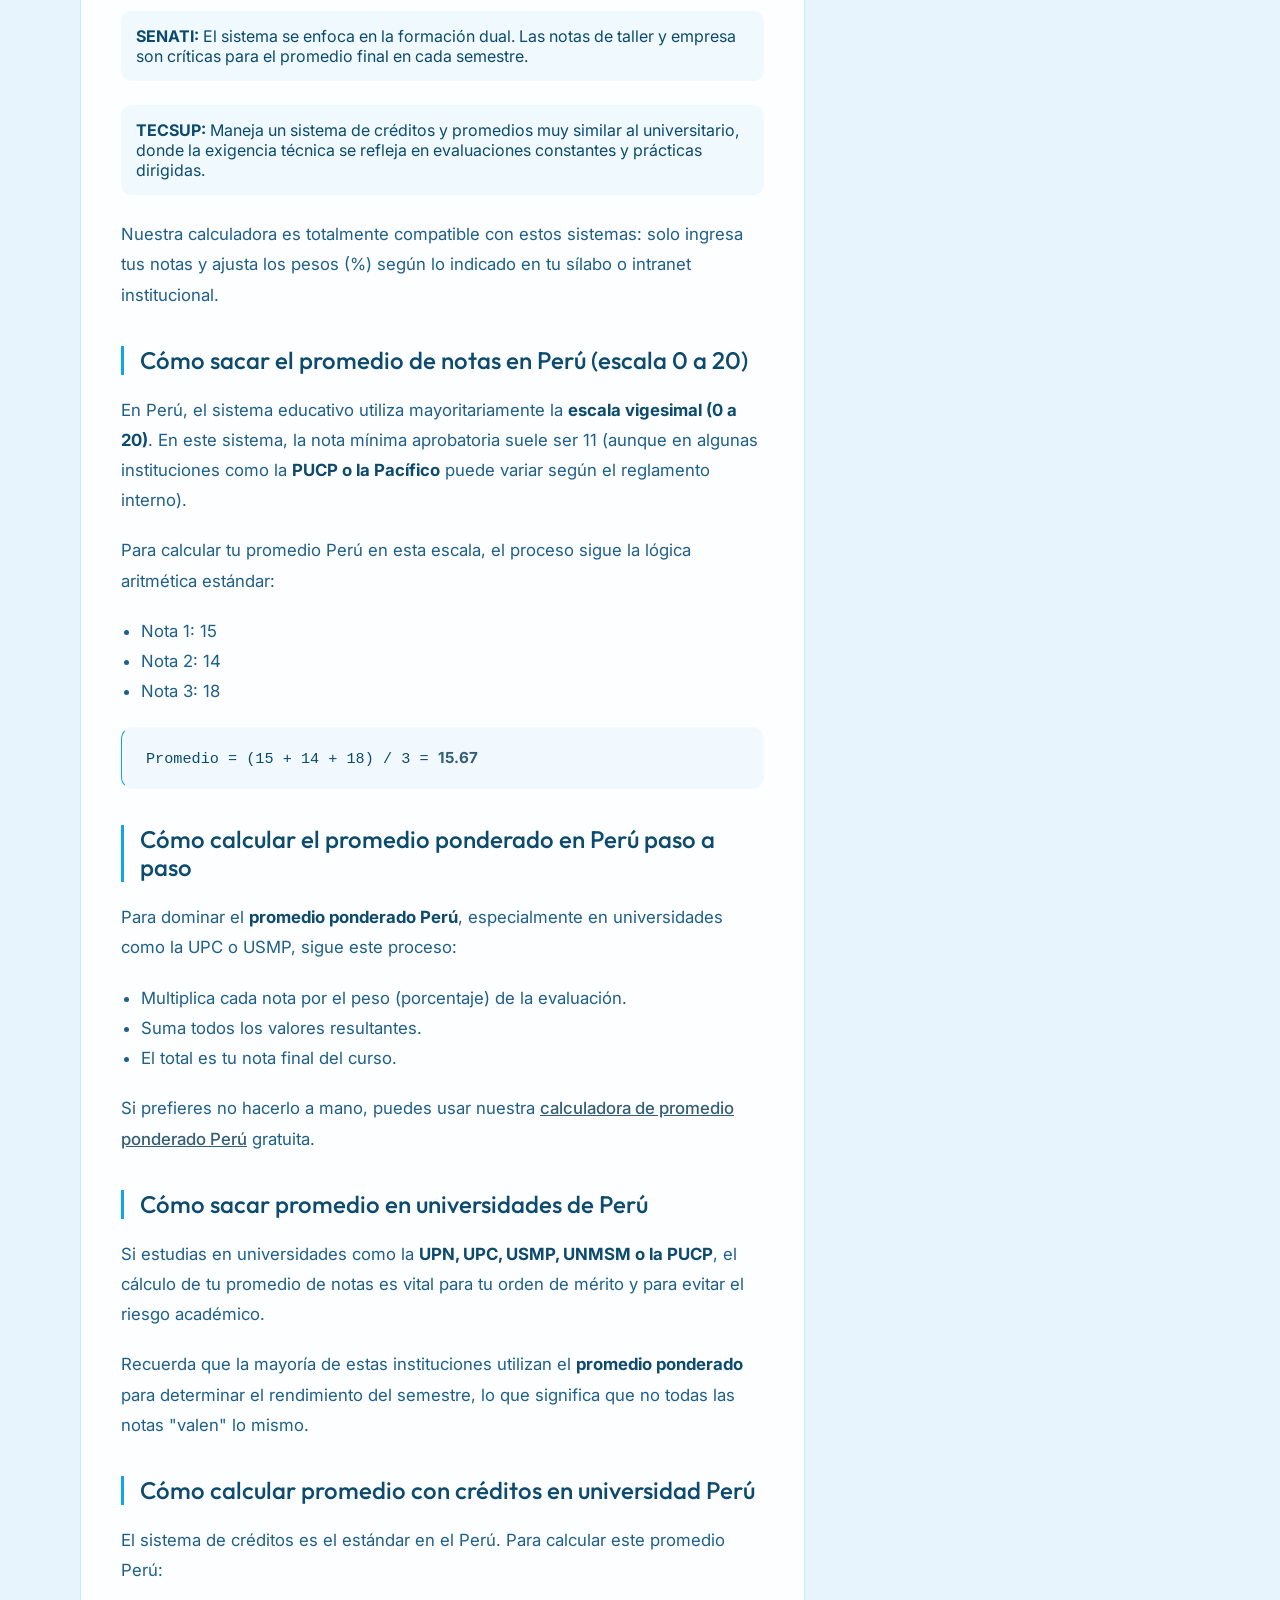
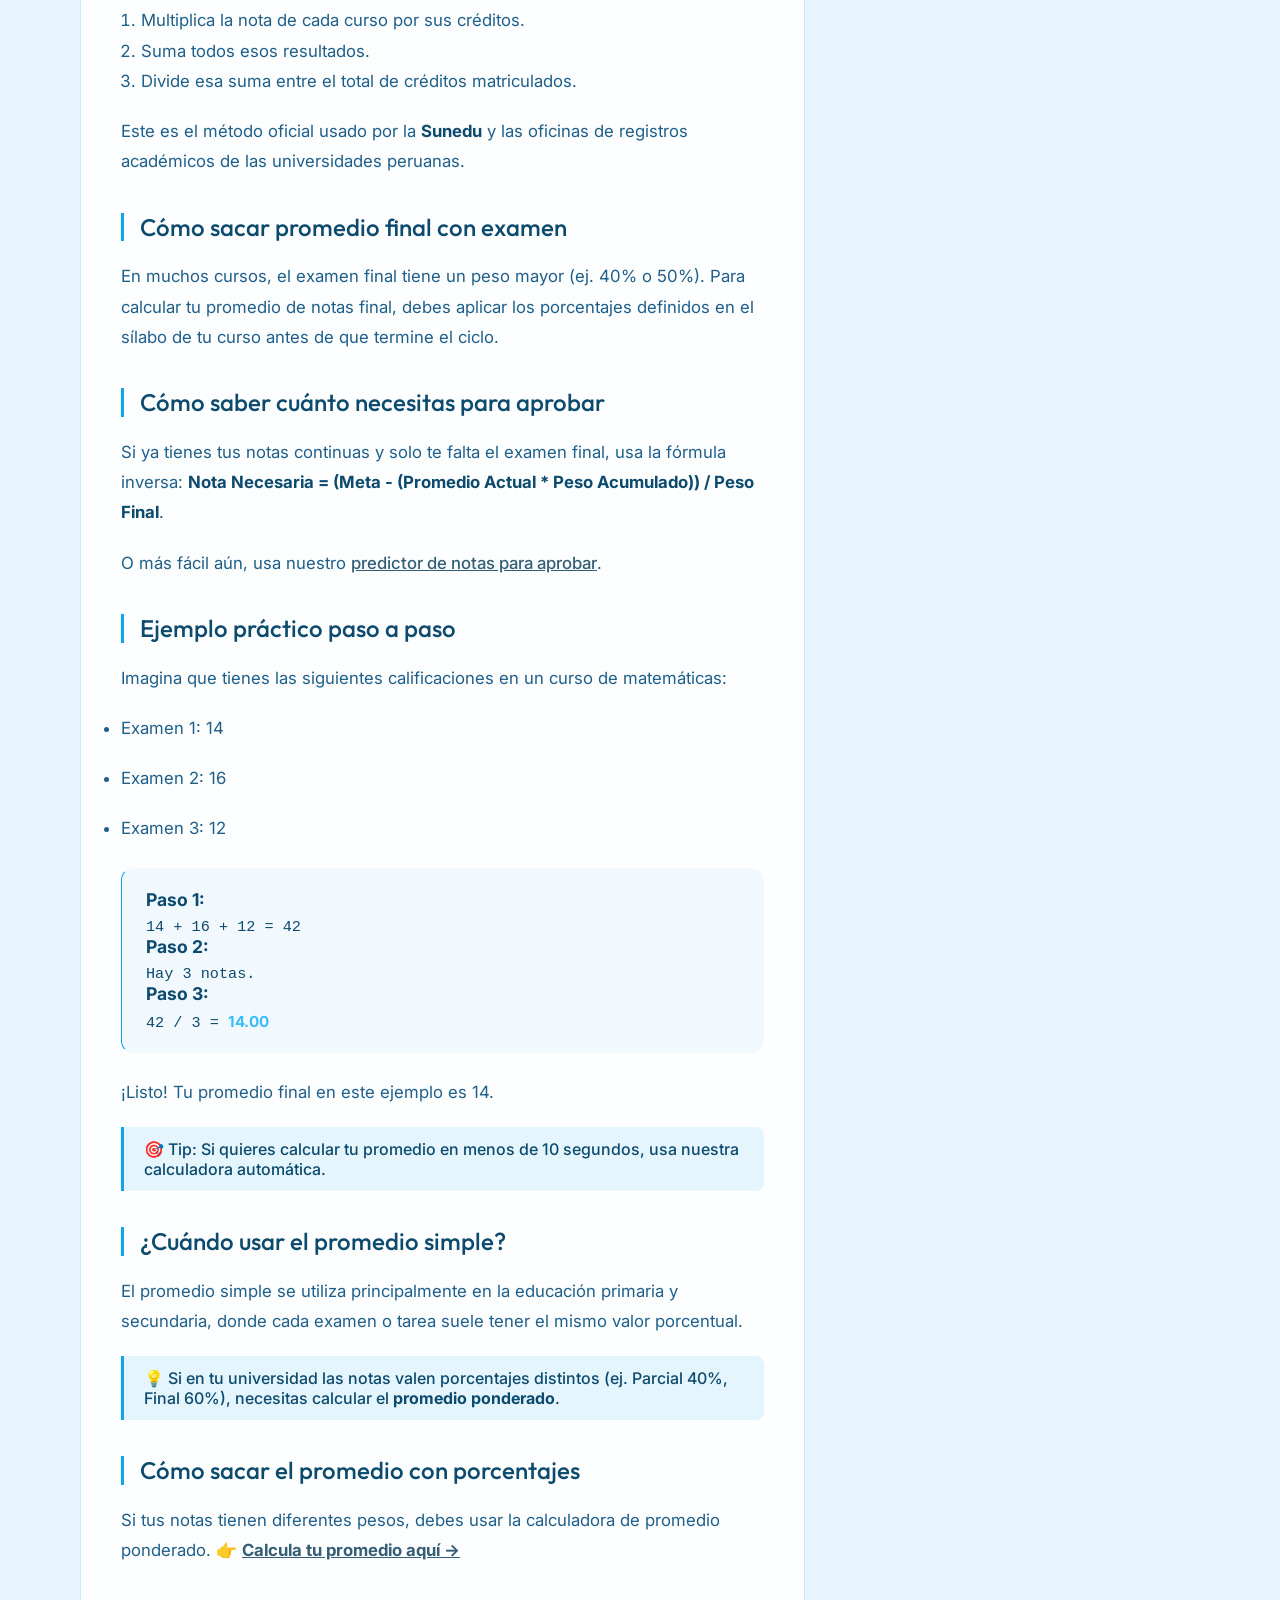
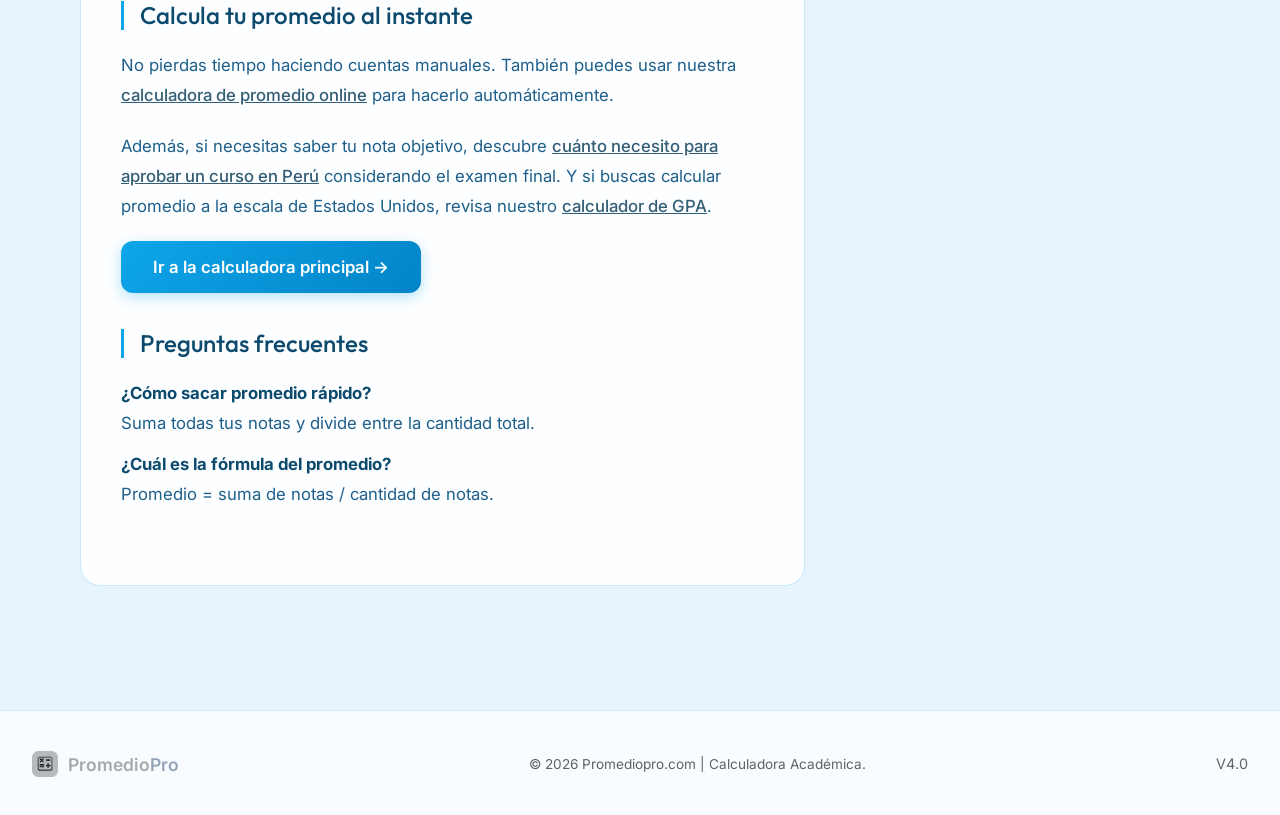
<file: promedio.html>
<!DOCTYPE html>
<html lang="es">

<head>
  <meta charset="UTF-8">
  <meta name="viewport" content="width=device-width, initial-scale=1.0">
  <title>Cómo sacar tu promedio en Perú: universidades e institutos (2026)</title>
  <meta name="description"
    content="Aprende cómo sacar el promedio de notas en Perú (escala 0 a 20) paso a paso. Guía para universidades e institutos como Cibertec, IDAT, SENATI y TECSUP.">
  <link rel="canonical" href="https://promediopro.com/promedio.html">

  <!-- SEO Meta Tags -->
  <meta name="twitter:card" content="summary_large_image">
  <meta name="twitter:title" content="Cómo sacar tu promedio en Perú: universidades e institutos (2026)">
  <meta name="twitter:description"
    content="Aprende a calcular el promedio de notas en Perú paso a paso. Guía para Cibertec, IDAT, SENATI, TECSUP y universidades peruanas.">
  <meta name="twitter:image" content="https://promediopro.com/img/icon.png">

  <meta property="og:type" content="article">
  <meta property="og:title" content="Cómo sacar tu promedio en Perú: universidades e institutos (2026)">
  <meta property="og:description"
    content="Aprende cómo sacar el promedio de notas en Perú (escala 0 a 20) paso a paso. Guía completa para estudiantes de institutos y universidades.">
  <meta property="og:url" content="https://promediopro.com/promedio.html">
  <meta property="og:site_name" content="PromedioPro">
  <meta property="og:locale" content="es_PE">
  <meta property="og:image" content="https://promediopro.com/img/icon.png">

  <!-- JSON-LD: Article -->
  <script type="application/ld+json">
    [
      {
        "@context": "https://schema.org",
        "@type": "Article",
        "headline": "Cómo sacar tu promedio en Perú: universidades e institutos (2026)",
        "description": "Aprende cómo sacar el promedio de notas en Perú (escala 0 a 20) paso a paso. Guía para universidades e institutos como Cibertec, IDAT, SENATI y TECSUP.",
        "author": {
          "@type": "Organization",
          "name": "PromedioPro",
          "url": "https://promediopro.com"
        },
        "publisher": {
          "@type": "Organization",
          "name": "PromedioPro",
          "url": "https://promediopro.com"
        },
        "datePublished": "2026-04-24",
        "dateModified": "2026-04-24",
        "inLanguage": "es",
        "mainEntityOfPage": {
          "@type": "WebPage",
          "@id": "https://promediopro.com/promedio.html"
        }
      },
      {
        "@context": "https://schema.org",
        "@type": "FAQPage",
        "mainEntity": [
          {
            "@type": "Question",
            "name": "¿Cómo sacar promedio rápido?",
            "acceptedAnswer": {
              "@type": "Answer",
              "text": "Suma los valores de tus notas y divide el resultado entre la cantidad total de notas evaluadas."
            }
          },
          {
            "@type": "Question",
            "name": "¿Qué pasa si una nota pesa más?",
            "acceptedAnswer": {
              "@type": "Answer",
              "text": "En ese caso debes calcular un promedio ponderado, multiplicando cada calificación por el porcentaje que le corresponde antes de sumar."
            }
          },
          {
            "@type": "Question",
            "name": "¿Cuál es la fórmula del promedio?",
            "acceptedAnswer": {
              "@type": "Answer",
              "text": "La fórmula matemática es: Promedio = (Suma de todas las notas) / (Cantidad total de notas)."
            }
          }
        ]
      },
      {
        "@context": "https://schema.org",
        "@type": "HowTo",
        "name": "Cómo sacar el promedio de notas en 3 pasos",
        "description": "Aprende a calcular el promedio simple de tus calificaciones escolares o universitarias de forma manual.",
        "step": [
          {
            "@type": "HowToStep",
            "name": "Suma todas tus notas",
            "text": "Junta todos los valores que has obtenido en tus evaluaciones y súmalos."
          },
          {
            "@type": "HowToStep",
            "name": "Cuenta las evaluaciones",
            "text": "Determina cuántas notas has sumado en total."
          },
          {
            "@type": "HowToStep",
            "name": "Divide el total",
            "text": "Divide el resultado de la suma entre la cantidad de notas."
          }
        ]
      }
    ]
  </script>

  <!-- Google Fonts -->
  <link rel="preconnect" href="https://fonts.googleapis.com">
  <link rel="preconnect" href="https://fonts.gstatic.com" crossorigin>
  <link
    href="https://fonts.googleapis.com/css2?family=Inter:wght@400;500;600&family=Outfit:wght@400;500;600;700;800&display=swap"
    rel="stylesheet">

  <link rel="icon" href="favicon.png" type="image/png">
  <link rel="stylesheet" href="guia.css">
  <link rel="stylesheet" href="blanco-negro.css">
  <script src="blanco-negro.js"></script>
</head>

<body>
  <div class="guia-wrap">
    <header>
      <nav class="container">
        <div class="logo">
          <span class="logo-icon"><img src="img/icon.png" alt="Calculadora de promedio de notas en Perú escala 0 a 20"></span>
          <a href="/" style="text-decoration:none; color:inherit;"><span
              class="logo-text">Promedio<span>Pro</span></span></a>
        </div>
        <ul class="nav-links">
          <li><a href="/">Calculadora</a></li>
          <li><a href="/gpa.html">Calculador GPA</a></li>
          <li class="nav-dropdown">
            <button class="nav-dropdown-btn" aria-haspopup="true" aria-expanded="false">
              Guías de uso
              <svg class="dropdown-arrow" width="12" height="12" viewBox="0 0 24 24" fill="none" stroke="currentColor"
                stroke-width="2.5" stroke-linecap="round" stroke-linejoin="round">
                <polyline points="6 9 12 15 18 9" />
              </svg>
            </button>
            <ul class="nav-dropdown-menu" role="menu">
              <li role="menuitem"><a href="/guia.html">📘 Guía de uso completa</a></li>
              <li role="menuitem"><a href="/promedio.html" class="active">📊 Cómo sacar tu promedio</a></li>
              <li role="menuitem"><a href="/aprobar.html">🎯 ¿Cuánto necesito para aprobar?</a>
              </li>
              <li role="menuitem"><a href="/gpa-info.html">🇺🇸 ¿Qué es el GPA?</a></li>
            </ul>
          </li>
        </ul>
        <button id="menu-toggle" class="hamburger" aria-label="Abrir menú">
          <span></span>
          <span></span>
          <span></span>
        </button>
      </nav>
    </header>

    <div class="g-hero">
      <span class="g-hero-badge">Guía Actualizada 2026</span>
      <h1>Cómo sacar tu promedio en Perú<br><span class="g-hero-accent">: universidades e institutos (2026)</span></h1>
      <p><strong>El promedio de notas en Perú se calcula sumando todas las calificaciones y dividiéndolas entre la cantidad total. Si hay créditos, se usa promedio ponderado.</strong></p>
      <p>Aprende la fórmula esencial para calcular tu promedio de notas <em>en segundos</em>, dominando el cálculo de notas universitarias Perú.</p>
      <p class="g-p" style="font-size:0.9em; opacity:0.8; margin-top:15px;">
        Contenido optimizado para el <strong>sistema de créditos Perú</strong> usado en la <strong>PUCP, UPN, Pacífico, UPC</strong> e institutos como <strong>Cibertec, IDAT, SENATI y TECSUP</strong>.
      </p>

      <div class="g-formula" style="margin-top:15px;">
        <strong>Fórmula Básica:</strong> (Nota 1 + Nota 2 + ...) / Cantidad de Notas
      </div>

      <a href="/" class="g-back-btn">
        <span class="g-back-arrow">‹</span> ir a la Calculadora
      </a>
    </div>

    <div class="g-content">
      <div class="g-article">
        <div class="g-section">
          <h2 class="g-h2">¿Cómo se calcula el promedio en Perú?</h2>
          <p class="g-p">El promedio en Perú se calcula sumando todas las calificaciones vigesimales obtenidas (en la escala de 0 a 20) y dividiendo ese resultado entre el número total de evaluaciones. Este es el método estándar para secundaria y cursos universitarios con pesos iguales.</p>
        </div>

        <div class="g-section">
          <h2 class="g-h2">Cómo calcular promedio Perú rápido (ejemplo resuelto)</h2>
          <p class="g-p">Si necesitas resolver un ejemplo rápido para entender cómo sacar el promedio de notas en Perú, aquí tienes los pasos:</p>
          <div class="g-highlight" style="padding: 20px; border-radius: 12px; margin-bottom: 20px;">
            <p><strong>Paso 1:</strong> Suma todas tus notas vigesimales (Ej: 14 + 18 + 12 = 44)</p>
            <p><strong>Paso 2:</strong> Divide el resultado entre la cantidad de notas (Ej: 44 / 3)</p>
            <p><strong>Resultado final:</strong> <span style="color:var(--secondary); font-weight:700;">14.67</span></p>
          </div>
          <p class="g-p">Este método es el más sencillo, pero recuerda que el <strong>promedio ponderado en Perú</strong> es el que realmente define tu puesto en el tercio superior.</p>
        </div>

        <div class="g-section">
          <h2 class="g-h2">Promedio en Institutos Técnicos (Cibertec, IDAT, SENATI, TECSUP)</h2>
          <p class="g-p">Si estudias en un instituto técnico en Perú, el cálculo del promedio suele ser riguroso y basado en competencias específicas:</p>
          <ul class="g-tips-list" style="margin-top:15px;">
            <li class="g-tip-item"><strong>Cibertec e IDAT:</strong> Utilizan promedios ponderados donde los laboratorios y proyectos finales tienen un peso mayor que las tareas diarias.</li>
            <li class="g-tip-item"><strong>SENATI:</strong> El sistema se enfoca en la formación dual. Las notas de taller y empresa son críticas para el promedio final en cada semestre.</li>
            <li class="g-tip-item"><strong>TECSUP:</strong> Maneja un sistema de créditos y promedios muy similar al universitario, donde la exigencia técnica se refleja en evaluaciones constantes y prácticas dirigidas.</li>
          </ul>
          <p class="g-p">Nuestra calculadora es totalmente compatible con estos sistemas: solo ingresa tus notas y ajusta los pesos (%) según lo indicado en tu sílabo o intranet institucional.</p>
        </div>

        <div class="g-section">
          <h2 class="g-h2">Cómo sacar el promedio de notas en Perú (escala 0 a 20)</h2>
          <p class="g-p">En Perú, el sistema educativo utiliza mayoritariamente la <strong>escala vigesimal (0 a 20)</strong>. En este sistema, la nota mínima aprobatoria suele ser 11 (aunque en algunas instituciones como la <strong>PUCP o la Pacífico</strong> puede variar según el reglamento interno).</p>
          <p class="g-p">Para calcular tu promedio Perú en esta escala, el proceso sigue la lógica aritmética estándar:</p>
          <ul class="g-p" style="margin-left:20px; line-height: 1.8;">
            <li>Nota 1: 15</li>
            <li>Nota 2: 14</li>
            <li>Nota 3: 18</li>
          </ul>
          <div class="g-formula" style="margin: 15px 0;">
            Promedio = (15 + 14 + 18) / 3 = <span style="color:var(--secondary); font-weight:700;">15.67</span>
          </div>
        </div>

        <div class="g-section">
          <h2 class="g-h2">Cómo calcular el promedio ponderado en Perú paso a paso</h2>
          <p class="g-p">Para dominar el <strong>promedio ponderado Perú</strong>, especialmente en universidades como la UPC o USMP, sigue este proceso:</p>
          <ul class="g-p" style="margin-left:20px; line-height: 1.8;">
            <li>Multiplica cada nota por el peso (porcentaje) de la evaluación.</li>
            <li>Suma todos los valores resultantes.</li>
            <li>El total es tu nota final del curso.</li>
          </ul>
          <p class="g-p">Si prefieres no hacerlo a mano, puedes usar nuestra <a href="/" style="color: var(--secondary); font-weight: 500;">calculadora de promedio ponderado Perú</a> gratuita.</p>
        </div>

        <div class="g-section">
          <h2 class="g-h2">Cómo sacar promedio en universidades de Perú</h2>
          <p class="g-p">Si estudias en universidades como la <strong>UPN, UPC, USMP, UNMSM o la PUCP</strong>, el cálculo de tu promedio de notas es vital para tu orden de mérito y para evitar el riesgo académico.</p>
          <p class="g-p">Recuerda que la mayoría de estas instituciones utilizan el <strong>promedio ponderado</strong> para determinar el rendimiento del semestre, lo que significa que no todas las notas "valen" lo mismo.</p>
        </div>

        <div class="g-section">
          <h2 class="g-h2">Cómo calcular promedio con créditos en universidad Perú</h2>
          <p class="g-p">El sistema de créditos es el estándar en el Perú. Para calcular este promedio Perú:</p>
          <ol class="g-p" style="margin-left:20px; line-height: 1.8;">
            <li>Multiplica la nota de cada curso por sus créditos.</li>
            <li>Suma todos esos resultados.</li>
            <li>Divide esa suma entre el total de créditos matriculados.</li>
          </ol>
          <p class="g-p">Este es el método oficial usado por la <strong>Sunedu</strong> y las oficinas de registros académicos de las universidades peruanas.</p>
        </div>

        <div class="g-section">
          <h2 class="g-h2">Cómo sacar promedio final con examen</h2>
          <p class="g-p">En muchos cursos, el examen final tiene un peso mayor (ej. 40% o 50%). Para calcular tu promedio de notas final, debes aplicar los porcentajes definidos en el sílabo de tu curso antes de que termine el ciclo.</p>
        </div>

        <div class="g-section">
          <h2 class="g-h2">Cómo saber cuánto necesitas para aprobar</h2>
          <p class="g-p">Si ya tienes tus notas continuas y solo te falta el examen final, usa la fórmula inversa: <strong>Nota Necesaria = (Meta - (Promedio Actual * Peso Acumulado)) / Peso Final</strong>.</p>
          <p class="g-p">O más fácil aún, usa nuestro <a href="/aprobar.html" style="color: var(--secondary); font-weight: 500;">predictor de notas para aprobar</a>.</p>
        </div>

        <div class="g-section">
          <h2 class="g-h2">Ejemplo práctico paso a paso</h2>
          <p class="g-p">Imagina que tienes las siguientes calificaciones en un curso de matemáticas:</p>
          <ul>
            <li class="g-p">Examen 1: 14</li>
            <li class="g-p">Examen 2: 16</li>
            <li class="g-p">Examen 3: 12</li>
          </ul>
          <div class="g-formula">
            <strong>Paso 1:</strong> 14 + 16 + 12 = 42<br>
            <strong>Paso 2:</strong> Hay 3 notas.<br>
            <strong>Paso 3:</strong> 42 / 3 = <span style="color:#38bdf8;font-weight:700">14.00</span>
          </div>
          <p class="g-p">¡Listo! Tu promedio final en este ejemplo es 14.</p>

          <div class="g-highlight">
            🎯 Tip: Si quieres calcular tu promedio en menos de 10 segundos, usa nuestra calculadora automática.
          </div>
        </div>

        <div class="g-section">
          <h2 class="g-h2">¿Cuándo usar el promedio simple?</h2>
          <p class="g-p">El promedio simple se utiliza principalmente en la educación primaria y secundaria, donde cada
            examen o tarea suele tener el mismo valor porcentual.</p>
          <div class="g-highlight">
            💡 Si en tu universidad las notas valen porcentajes distintos (ej. Parcial 40%, Final 60%), necesitas
            calcular el <strong>promedio ponderado</strong>.
          </div>
        </div>

        <div class="g-section">
          <h2 class="g-h2">Cómo sacar el promedio con porcentajes</h2>
          <p class="g-p">Si tus notas tienen diferentes pesos, debes usar la calculadora de promedio ponderado. 👉 <strong><a href="/" style="color: var(--secondary)">Calcula tu promedio aquí →</a></strong></p>
        </div>

        <div class="g-section">
          <h2 class="g-h2">Calcula tu promedio al instante</h2>
          <p class="g-p">No pierdas tiempo haciendo cuentas manuales. También puedes usar nuestra <a href="/" style="color: var(--secondary); font-weight: 500;">calculadora de promedio online</a> para hacerlo automáticamente.</p>
          <p class="g-p">Además, si necesitas saber tu nota objetivo, descubre <a href="/aprobar.html" style="color: var(--secondary); font-weight: 500;">cuánto necesito para aprobar un curso en Perú</a> considerando el examen final. Y si buscas calcular promedio a la escala de Estados Unidos, revisa nuestro <a href="/gpa.html" style="color: var(--secondary); font-weight: 500;">calculador de GPA</a>.</p>
          <a href="/" style="text-decoration:none"><button class="g-cta-btn" style="width: auto; padding: 1rem 2rem;">Ir
              a la calculadora principal →</button></a>
        </div>

        <div class="g-section">
          <h2 class="g-h2">Preguntas frecuentes</h2>
          <p class="g-p" style="margin-bottom: 10px;"><strong>¿Cómo sacar promedio rápido?</strong><br>
          Suma todas tus notas y divide entre la cantidad total.</p>
          <p class="g-p"><strong>¿Cuál es la fórmula del promedio?</strong><br>
          Promedio = suma de notas / cantidad de notas.</p>
        </div>
      </div>

      <div class="g-sidebar">
        <div class="g-sidebar-card">
          <div class="g-sidebar-title">Preguntas Rápidas</div>
          <div class="g-faq-item">
            <div class="g-faq-q">¿Cómo se promedia una nota?</div>
            <div class="g-faq-a" style="display:block; opacity:1; padding-top:10px;">Suma los valores y divide entre la
              cantidad total de ellos.</div>
          </div>
          <div class="g-faq-item">
            <div class="g-faq-q">¿Qué es la nota mínima?</div>
            <div class="g-faq-a" style="display:block; opacity:1; padding-top:10px;">Es el valor más bajo con el que
              apruebas un curso (ej. 10.5 en Perú).</div>
          </div>
        </div>

        <div class="g-cta">
          <div class="g-cta-title">Calculadora GPA</div>
          <p class="g-cta-p">¿Estudias en EE.UU.? Calcula tu GPA con el sistema americano de letras.</p>
          <a href="/gpa.html" style="text-decoration:none"><button class="g-cta-btn">Ver calculadora GPA</button></a>
        </div>
      </div>
    </div>
  </div>

  <footer>
    <div class="footer-inner">
      <div class="logo-footer">
        <span class="logo-icon"><img src="img/footer.png" alt="Logo de PromedioPro, calculadora de promedio Perú"></span>
        <span class="logo-text logo-text-footer">Promedio<span>Pro</span></span>
      </div>
      <p class="footer-copy">&copy; 2026 Promediopro.com | Calculadora Académica.</p>
      <div class="footer-links">
        <a href="#">V4.0</a>
        <!--<a href="#"></a>-->
      </div>
    </div>
  </footer>

  <script src="guia.js"></script>
</body>

</html>
</file>
<file: guia.css>
* {
  box-sizing: border-box;
  margin: 0;
  padding: 0;
  font-family: 'Inter', sans-serif;
}

body {
  background: #0f172a;
  margin: 0;
  padding: 0;
  color: #f8fafc;
}

.guia-wrap {
  background: #0f172a;
  min-height: 100vh;
}

/* Header & Nav from index.html */
header {
  padding: 1.5rem 0;
  position: fixed;
  width: 100%;
  top: 0;
  z-index: 100;
  background: rgba(15, 23, 42, 0.8);
  backdrop-filter: blur(10px);
  border-bottom: 1px solid rgba(255, 255, 255, 0.1);
  transition: all 0.3s ease;
}

@media (max-width: 768px) {
  header {
    backdrop-filter: none;
    background: #0f172a;
  }
}

header nav {
  display: flex;
  justify-content: space-between;
  align-items: center;
  max-width: 1550px;
  margin: 0 auto;
  padding: 0 2rem;
}

@media (max-width: 600px) {
  header nav {
    padding: 0 1rem;
  }
}

.logo {
  display: flex;
  align-items: center;
  gap: 0.75rem;
  font-size: 1.5rem;
  font-weight: 700;
  font-family: 'Outfit', sans-serif;
}

.logo-icon img {
  height: clamp(24px, 6vw, 32px);
  width: auto;
  display: block;
  object-fit: contain;
}

.logo-text {
  font-size: clamp(1.1rem, 5vw, 1.5rem);
  color: #f8fafc;
}

.logo-text span {
  color: #06b6d4;
}

.nav-links {
  list-style: none;
  display: flex;
  gap: clamp(0.5rem, 3vw, 2rem);
  align-items: center;
}

.nav-links a {
  color: #94a3b8;
  text-decoration: none;
  transition: color 0.3s;
  font-weight: 500;
  font-size: clamp(0.85rem, 3.5vw, 1rem);
  white-space: nowrap;
}

.nav-links a:hover,
.nav-links a.active {
  color: #f8fafc;
}

/* ===== NAV DROPDOWN ===== */
.nav-dropdown { position: relative; }
.nav-dropdown-btn {
    background: transparent; border: none; cursor: pointer; color: #94a3b8;
    font-weight: 500; font-size: clamp(0.85rem, 3.5vw, 1rem); display: flex; align-items: center;
    gap: 0.3rem; padding: 0; white-space: nowrap; transition: color 0.3s; font-family: 'Inter', sans-serif;
}
.nav-dropdown-btn:hover, .nav-dropdown.open .nav-dropdown-btn { color: #f8fafc; }
.dropdown-arrow { transition: transform 0.3s ease; flex-shrink: 0; }
.nav-dropdown.open .dropdown-arrow { transform: rotate(180deg); }
.nav-dropdown-menu {
    list-style: none; position: absolute; top: calc(100% + 0.75rem); right: 0; min-width: 240px;
    background: rgba(15, 23, 42, 0.97); backdrop-filter: blur(16px); -webkit-backdrop-filter: blur(16px);
    border: 1px solid rgba(255, 255, 255, 0.1); border-radius: 16px; padding: 0.5rem; display: flex;
    flex-direction: column; gap: 0.15rem; opacity: 0; visibility: hidden; transform: translateY(8px);
    transition: opacity 0.25s ease, transform 0.25s ease, visibility 0.25s; z-index: 500;
    box-shadow: 0 16px 40px rgba(0,0,0,0.4);
}
@media (min-width: 769px) {
    .nav-dropdown:hover .nav-dropdown-menu, .nav-dropdown.open .nav-dropdown-menu { opacity: 1; visibility: visible; transform: translateY(0); }
}
.nav-dropdown-menu li a {
    display: block; padding: 0.65rem 1rem; border-radius: 10px; color: #94a3b8;
    text-decoration: none; font-size: 0.9rem; font-weight: 500; transition: background 0.2s, color 0.2s; white-space: nowrap;
}
.nav-dropdown-menu li a:hover, .nav-dropdown-menu li a.active { background: rgba(6, 182, 212, 0.12); color: #06b6d4; }

[data-theme="light"] .nav-dropdown-menu { background: rgba(255,255,255,0.98); border-color: rgba(14, 165, 233, 0.2); box-shadow: 0 16px 40px rgba(0,0,0,0.1); }
[data-theme="light"] .nav-dropdown-menu li a:hover, [data-theme="light"] .nav-dropdown-menu li a.active { background: rgba(14, 165, 233, 0.1); color: #0369a1; }
[data-theme="light"] .nav-dropdown-btn { color: #475569; }
[data-theme="light"] .nav-dropdown-btn:hover, [data-theme="light"] .nav-dropdown.open .nav-dropdown-btn { color: #0f172a; }

.hamburger {
  display: none;
  flex-direction: column;
  justify-content: space-around;
  width: 2rem;
  height: 1.5rem;
  background: transparent;
  border: none;
  cursor: pointer;
  padding: 0;
  z-index: 1001;
}

.hamburger span {
  width: 100%;
  height: 2px;
  background: #f8fafc;
  border-radius: 10px;
  transition: all 0.3s linear;
  position: relative;
  transform-origin: 1px;
}

/* Guide original styles */
.g-progress {
  height: 3px;
  background: rgba(255, 255, 255, 0.04);
  position: fixed;
  top: 0;
  left: 0;
  width: 100%;
  z-index: 1000;
}

.g-progress-fill {
  height: 100%;
  width: 0%;
  background: linear-gradient(90deg, #6366f1, #06b6d4);
  transition: width 0.1s;
}

.g-hero {
  padding: 140px 40px 60px;
  max-width: 1200px;
  margin: 0 auto;
  text-align: left;
}

.g-hero h1 {
  font-size: clamp(2.2rem, 6vw, 3.2rem);
  font-weight: 500;
  line-height: 1.1;
  font-family: 'Outfit', sans-serif;
  margin-bottom: 16px;
  color: #f8fafc;
  letter-spacing: -0.01em;
}

.g-hero p {
  font-size: clamp(1.05rem, 2.5vw, 1.25rem);
  color: #94a3b8;
  line-height: 1.6;
  max-width: 800px;
  margin: 0;
  opacity: 0.9;
}

.g-hero em {
  font-style: normal;
  color: #cbd5e1;
}

/* Hero badge & accent (que-es-el-gpa style) */
.g-hero-badge {
  display: inline-block;
  background: rgba(165, 180, 252, 0.1);
  border: 1px solid rgba(165, 180, 252, 0.22);
  color: #a5b4fc;
  font-size: 0.72rem;
  font-weight: 600;
  letter-spacing: 0.08em;
  text-transform: uppercase;
  padding: 4px 13px;
  border-radius: 999px;
  margin-bottom: 18px;
}

.g-hero-accent {
  color: #38bdf8;
  display: block;
}

[data-theme="light"] .g-hero-badge {
  background: rgba(99, 120, 200, 0.07);
  border-color: rgba(99, 120, 200, 0.18);
  color: #6b7eb9;
}

[data-theme="light"] .g-hero-accent {
  color: #0369a1;
}



.g-back-btn {
  display: inline-flex;
  align-items: center;
  gap: 10px;
  margin-top: 32px;
  padding: 12px 24px;
  border: 1px solid rgba(56, 189, 248, 0.3);
  border-radius: 12px;
  color: #38bdf8;
  text-decoration: none;
  font-weight: 600;
  font-size: 1rem;
  transition: all 0.3s ease;
  background: rgba(15, 23, 42, 0.3);
}

.g-back-btn:hover {
  background: rgba(56, 189, 248, 0.1);
  border-color: #38bdf8;
  transform: translateX(-5px);
}

.g-back-arrow {
  font-size: 1.3rem;
  font-weight: 400;
  line-height: 1;
}


.g-content {
  max-width: 1200px;
  margin: 0 auto;
  padding: 0 40px 60px;
  display: grid;
  grid-template-columns: 2fr 1fr;
  gap: 32px;
  align-items: start;
}

.g-article {
  background: rgba(30, 41, 59, 0.4);
  border: 1px solid rgba(255, 255, 255, 0.08);
  border-radius: 20px;
  padding: 40px;
}

.g-section {
  margin-bottom: 36px;
}

.g-h2 {
  font-size: 1.5rem;
  font-weight: 500;
  color: #f8fafc;
  margin-bottom: 20px;
  padding-left: 16px;
  border-left: 3px solid #6366f1;
  font-family: 'Outfit', sans-serif;
  line-height: 1.2;
}

.g-p {
  font-size: 1.05rem;
  color: #94a3b8;
  line-height: 1.8;
  margin-bottom: 20px;
}

.g-article strong {
  color: #cbd5e1;
}

.g-h3 {
  color: #cbd5e1;
  margin: 1.5rem 0 0.5rem;
  font-weight: 600;
  font-family: 'Outfit', sans-serif;
}

.g-formula {
  background: rgba(15, 23, 42, 0.6);
  border: 1px solid rgba(255, 255, 255, 0.05);
  border-radius: 12px;
  padding: 20px 24px;
  margin: 24px 0;
  font-family: 'JetBrains Mono', 'Fira Code', monospace;
  font-size: 0.95rem;
  color: #38bdf8;
}

.g-formula strong {
  display: block;
  color: #38bdf8;
  font-size: 1.1rem;
  margin-bottom: 8px;
  font-family: 'Inter', sans-serif;
}

.g-success {
  background: rgba(16, 185, 129, 0.05);
  border-left: 3px solid #10b981;
  border-radius: 0 8px 8px 0;
  padding: 12px 20px;
  margin: 20px 0;
  font-size: 0.95rem;
  font-weight: 500;
  color: #34d399;
}

.g-highlight {
  background: rgba(99, 102, 241, 0.05);
  border-left: 3px solid #6366f1;
  border-radius: 0 8px 8px 0;
  padding: 12px 20px;
  margin: 20px 0;
  font-size: 1rem;
  font-weight: 500;
  color: #818cf8;
}

.g-sidebar {
  display: flex;
  flex-direction: column;
  gap: 20px;
  position: sticky;
  top: 120px;
}

.g-sidebar-card {
  background: rgba(30, 41, 59, 0.4);
  border: 1px solid rgba(255, 255, 255, 0.08);
  border-radius: 16px;
  padding: 28px;
}

.g-tips-list {
  list-style: none;
  padding: 0;
}

.g-tip-item {
  margin-bottom: 1.5rem;
  background: rgba(255, 255, 255, 0.03);
  padding: 15px;
  border-radius: 10px;
}

.g-sidebar-title {
  font-size: 1.25rem;
  font-weight: 500;
  color: #f8fafc;
  margin-bottom: 18px;
  font-family: 'Outfit', sans-serif;
}

.g-faq-item {
  border-bottom: 1px solid rgba(255, 255, 255, 0.04);
  padding: 14px 0;
  cursor: pointer;
}

.g-faq-item:last-child {
  border-bottom: none;
  padding-bottom: 0;
}

.g-faq-q {
  font-size: 1rem;
  font-weight: 500;
  color: #94a3b8;
  display: flex;
  justify-content: space-between;
  align-items: center;
  gap: 10px;
  transition: all 0.2s;
  user-select: none;
}

.g-faq-q span {
  font-size: 1.2rem;
  opacity: 0.6;
  font-weight: 400;
  transition: transform 0.3s;
}

.g-faq-item:hover .g-faq-q {
  color: #cbd5e1;
}

.g-faq-a {
  font-size: 0.95rem;
  color: #64748b;
  line-height: 1.6;
  margin-top: 8px;
  display: none;
}

.g-faq-item.open .g-faq-q {
  color: #38bdf8;
}

.g-faq-item.open .g-faq-q span {
  transform: rotate(45deg);
  opacity: 1;
}

.g-faq-item.open .g-faq-a {
  display: block;
}

.g-cta {
  background: rgba(99, 102, 241, 0.08);
  border: 1px solid rgba(99, 102, 241, 0.18);
  border-radius: 16px;
  padding: 28px;
  text-align: center;
}

.g-cta-title {
  font-size: 1.3rem;
  font-weight: 500;
  color: #f8fafc;
  margin-bottom: 10px;
  font-family: 'Outfit', sans-serif;
}

.g-cta-p {
  font-size: 1rem;
  color: #94a3b8;
  margin-bottom: 20px;
  line-height: 1.6;
}

.g-cta-btn {
  display: inline-block;
  background: #6366f1;
  color: white;
  padding: 14px 24px;
  border-radius: 12px;
  font-size: 1.05rem;
  font-weight: 600;
  cursor: pointer;
  border: none;
  width: 100%;
  transition: all 0.2s;
  box-shadow: 0 4px 14px rgba(99, 102, 241, 0.4);
}

.g-cta-btn:hover {
  background: #4f46e5;
  transform: translateY(-2px);
  box-shadow: 0 6px 20px rgba(99, 102, 241, 0.6);
}

/* Footer */
footer {
  border-top: 1px solid rgba(255, 255, 255, 0.1);
  margin-top: 4rem;
  padding: 2.5rem 0;
  text-align: center;
}

.footer-inner {
  display: flex;
  flex-direction: row;
  align-items: center;
  justify-content: space-between;
  width: 100%;
  padding: 0 2rem;
  gap: 1rem;
  flex-wrap: wrap;
}

.logo-footer {
  display: flex;
  align-items: center;
  gap: 0.6rem;
  font-size: 1.1rem;
  font-weight: 700;
  font-family: 'Outfit', sans-serif;
  color: #94a3b8;
}

.logo-footer .logo-icon img {
  height: 26px;
  width: auto;
  display: block;
  object-fit: contain;
}

.logo-footer .logo-text,
.logo-footer .logo-text span {
  color: #94a3b8;
}

.footer-copy {
  color: #94a3b8;
  font-size: 0.85rem;
  text-align: center;
  flex: 1;
}

.footer-links {
  display: flex;
  align-items: center;
  gap: 1.25rem;
}

.footer-links a {
  color: #94a3b8;
  text-decoration: none;
  font-size: 0.9rem;
  transition: color 0.3s;
}

.footer-links a:hover {
  color: #f8fafc;
}

/* logo footer */
.logo-footer .logo-text-footer {
  font-size: 1.0em;
  font-weight: 600;
}

/* ===== RESPONSIVE ===== */
@media (max-width: 768px) {
  .g-content {
    grid-template-columns: 1fr;
  }

  .g-sidebar {
    position: static;
  }

  .g-hero {
    padding: 32px;
    margin: 100px 24px 32px;
    background: rgba(30, 41, 59, 0.4);
    border: 1px solid rgba(255, 255, 255, 0.08);
    border-radius: 24px;
    text-align: left;
  }

  .g-hero h1 {
    font-size: clamp(1.8rem, 5vw, 2.2rem);
    margin-bottom: 12px;
  }

  .g-hero p {
    font-size: 1.05rem;
    line-height: 1.5;
  }

  .g-back-btn {
    width: 100%;
    justify-content: center;
    margin-top: 24px;
  }

  .g-content {
    padding: 0 24px 48px;
  }

  .g-article {
    padding: 24px;
  }

  /* Compact Dropdown Mobile Menu */
  .hamburger {
    display: flex;
    z-index: 1001;
  }

  .nav-links {
    position: absolute;
    top: calc(100% + 12px);
    right: 0;
    left: auto;
    height: auto;
    width: 210px;
    background: rgba(30, 41, 59, 0.98);
    backdrop-filter: blur(20px);
    -webkit-backdrop-filter: blur(20px);
    border: 1px solid rgba(255, 255, 255, 0.1);
    border-radius: 24px;
    flex-direction: column;
    padding: 0.6rem;
    gap: 0.1rem;
    z-index: 1000;
    opacity: 0;
    visibility: hidden;
    transform: translateY(10px);
    transition: all 0.3s cubic-bezier(0.4, 0, 0.2, 1);
    box-shadow: 0 20px 40px rgba(0, 0, 0, 0.4);
    overflow: hidden;
  }

  .nav-links.active {
    transform: translateY(0);
    opacity: 1;
    visibility: visible;
  }

  .nav-links a {
    font-size: 0.92rem;
    padding: 0.7rem 1rem;
    border-radius: 14px;
    width: 100%;
    text-align: center;
    transition: all 0.2s;
    border: 1px solid transparent;
    color: #94a3b8;
    display: block;
    line-height: 1.2;
    white-space: normal;
  }

  .nav-links a:hover,
  .nav-links a.active {
    background: rgba(6, 182, 212, 0.08);
    color: #f8fafc;
    border-color: rgba(6, 182, 212, 0.1);
  }

  /* Botón "Guías de uso ▾" centrado */
  .nav-dropdown-btn {
    width: 100%;
    padding: 0.7rem 1rem;
    border-radius: 14px;
    border: 1px solid transparent;
    justify-content: center;
    color: #94a3b8;
    font-size: 0.92rem;
    transition: all 0.2s;
  }

  .nav-dropdown.open .nav-dropdown-btn {
    background: rgba(6, 182, 212, 0.08);
    border-color: rgba(6, 182, 212, 0.15);
    color: #f8fafc;
  }

  /* Submenú de guías centrado */
  .nav-dropdown-menu {
    position: static;
    opacity: 1;
    visibility: visible;
    transform: none;
    background: transparent;
    border: none;
    box-shadow: none;
    backdrop-filter: none;
    padding: 0;
    margin: 0;
    border-radius: 14px;
    max-height: 0;
    overflow: hidden;
    transition: all 0.4s ease;
    width: 100%;
    min-width: auto;
  }

  .nav-dropdown.open .nav-dropdown-menu {
    max-height: 500px;
    padding-top: 0.2rem;
  }

  .nav-dropdown-menu li a {
    font-size: 0.85rem;
    padding: 0.65rem 0.8rem;
    text-align: center;
    border: none;
    border-left: none;
    border-radius: 10px;
    margin: 0;
    margin-left: 0;
    color: #94a3b8;
    display: block;
    line-height: 1.3;
    white-space: normal;
  }

  .nav-dropdown-menu li a:hover {
    background: rgba(6, 182, 212, 0.1);
    color: #06b6d4;
  }

  .hamburger.active span:nth-child(1) {
    transform: rotate(45deg) translate(5px, 5px);
    background: #06b6d4;
  }

  .hamburger.active span:nth-child(2) {
    opacity: 0;
  }

  .hamburger.active span:nth-child(3) {
    transform: rotate(-45deg) translate(7px, -6px);
    background: #06b6d4;
  }
}

@media (max-width: 600px) {
  /* Mobile footer */
  .footer-inner {
    flex-direction: column;
    text-align: center;
    gap: 0.75rem;
  }

  .footer-copy {
    flex: none;
  }
}

/* CTA Cards for Article conversion */
.cta-inline-card {
  background: linear-gradient(135deg, rgba(99, 102, 241, 0.15) 0%, rgba(6, 182, 212, 0.15) 100%);
  border: 1px solid rgba(99, 102, 241, 0.3);
  border-radius: 20px;
  padding: 30px;
  margin: 40px 0;
  text-align: center;
  position: relative;
  overflow: hidden;
  box-shadow: 0 10px 30px -10px rgba(99, 102, 241, 0.3);
}

.cta-inline-card::before {
  content: '';
  position: absolute;
  top: -50%;
  left: -50%;
  width: 200%;
  height: 200%;
  background: radial-gradient(circle, rgba(255,255,255,0.05) 0%, transparent 70%);
  pointer-events: none;
}

.cta-inline-card h3 {
  font-family: 'Outfit', sans-serif;
  font-size: 1.4rem;
  color: #f8fafc;
  margin-bottom: 12px;
}

.cta-inline-card p {
  color: #94a3b8;
  font-size: 1rem;
  margin-bottom: 24px;
  line-height: 1.5;
}

.cta-inline-btn {
  display: inline-flex;
  align-items: center;
  gap: 12px;
  background: #6366f1;
  color: white;
  padding: 12px 28px;
  border-radius: 12px;
  font-weight: 700;
  text-decoration: none;
  transition: all 0.3s cubic-bezier(0.4, 0, 0.2, 1);
  box-shadow: 0 4px 14px rgba(99, 102, 241, 0.4);
}

.cta-inline-btn:hover {
  background: #4f46e5;
  transform: translateY(-3px);
  box-shadow: 0 8px 25px rgba(99, 102, 241, 0.5);
}

.cta-inline-btn svg {
  width: 20px;
  height: 20px;
}

/* ===== GPA TABLE (que-es-el-gpa) ===== */
.table-container {
  overflow-x: auto;
  margin: 20px 0;
  border-radius: 12px;
  border: 1px solid rgba(255, 255, 255, 0.08);
}

.gpa-table {
  width: 100%;
  border-collapse: collapse;
  color: #94a3b8;
  font-size: 0.95rem;
}

.gpa-table thead tr {
  background: rgba(99, 102, 241, 0.12);
}

.gpa-table th {
  padding: 12px 14px;
  text-align: left;
  color: #cbd5e1;
  font-weight: 600;
  font-size: 0.9rem;
  border-bottom: 1px solid rgba(255, 255, 255, 0.08);
  white-space: nowrap;
}

.gpa-table td {
  padding: 11px 14px;
  border-bottom: 1px solid rgba(255, 255, 255, 0.05);
  line-height: 1.5;
  vertical-align: top;
}

.gpa-table tbody tr:last-child td {
  border-bottom: none;
}

.gpa-table tbody tr:hover {
  background: rgba(255, 255, 255, 0.02);
}

/* Light mode table */
[data-theme="light"] .gpa-table {
  color: #475569;
}
[data-theme="light"] .gpa-table thead tr {
  background: rgba(99, 102, 241, 0.08);
}
[data-theme="light"] .gpa-table th {
  color: #1e293b;
  border-bottom-color: rgba(0, 0, 0, 0.08);
}
[data-theme="light"] .gpa-table td {
  border-bottom-color: rgba(0, 0, 0, 0.05);
}
[data-theme="light"] .table-container {
  border-color: rgba(0, 0, 0, 0.08);
}

/* Stacked table on very small screens */
@media (max-width: 480px) {
  .gpa-table,
  .gpa-table thead,
  .gpa-table tbody,
  .gpa-table th,
  .gpa-table td,
  .gpa-table tr {
    display: block;
  }

  .gpa-table thead tr {
    display: none; /* hide headers */
  }

  .gpa-table tbody tr {
    margin-bottom: 12px;
    border: 1px solid rgba(255, 255, 255, 0.08);
    border-radius: 10px;
    overflow: hidden;
  }

  .gpa-table td {
    position: relative;
    padding: 10px 12px 10px 45%;
    border-bottom: 1px solid rgba(255, 255, 255, 0.05);
    min-height: 40px;
  }

  .gpa-table td::before {
    content: attr(data-label);
    position: absolute;
    left: 12px;
    top: 10px;
    width: 42%;
    font-weight: 600;
    color: #cbd5e1;
    font-size: 0.82rem;
    line-height: 1.4;
  }

  .gpa-table tbody tr:last-child td {
    border-bottom: 1px solid rgba(255, 255, 255, 0.05);
  }

  .gpa-table tbody tr:last-child td:last-child {
    border-bottom: none;
  }

  [data-theme="light"] .gpa-table tbody tr {
    border-color: rgba(0, 0, 0, 0.08);
  }
  [data-theme="light"] .gpa-table td::before {
    color: #1e293b;
  }
}

/* ===== RESPONSIVE LISTS (g-list) ===== */
.g-list {
  padding-left: 0;
  list-style: none;
  margin: 0 0 20px 0;
}

.g-list li {
  padding: 8px 0 8px 1.4rem;
  position: relative;
  line-height: 1.7;
  color: #94a3b8;
  font-size: 1.05rem;
}

.g-list li::before {
  content: '›';
  position: absolute;
  left: 0;
  color: #6366f1;
  font-weight: 700;
  font-size: 1.1rem;
  line-height: 1.7;
}

[data-theme="light"] .g-list li {
  color: #475569;
}

/* =============================================
   Estilos específicos para Tabla de letras (dentro de FAQ)
   ============================================= */

.letters-grid-wrapper {
    width: 100%;
    margin: 0 auto;
    display: flex;
    flex-direction: column;
    gap: 16px;
}

.letters-table {
    border-radius: 14px;
    overflow: hidden;
    border: 1px solid rgba(255,255,255,0.07);
}

.letters-table-head {
    display: grid;
    grid-template-columns: 90px 1fr 1fr 1fr 1fr;
    padding: 10px 16px;
    background: rgba(255,255,255,0.06);
    font-size: 0.72rem;
    font-weight: 700;
    text-transform: uppercase;
    letter-spacing: 0.07em;
    color: var(--text-dim, #94a3b8);
    gap: 8px;
}

.letter-row {
    display: grid;
    grid-template-columns: 90px 1fr 1fr 1fr 1fr;
    padding: 8px 16px;
    align-items: center;
    gap: 8px;
    font-size: 0.875rem;
    border-top: 1px solid rgba(255,255,255,0.04);
    transition: background 0.15s ease;
}

.letter-row:hover { background: rgba(255,255,255,0.03); }

.letter-row span { color: var(--text-dim, #94a3b8); font-weight: 500; }
.letter-row .range { color: var(--text-dim, #94a3b8); opacity: 0.6; font-size: 0.78rem; }

/* Letter badges */
.letter-badge {
    display: inline-flex;
    align-items: center;
    justify-content: center;
    font-weight: 800;
    font-size: 0.85rem;
    width: 36px;
    height: 28px;
    border-radius: 6px;
    font-family: 'Outfit', sans-serif;
}

.grade-a-plus .letter-badge,
.grade-a .letter-badge      { background: rgba(34,197,94,0.15);  color: #4ade80; }
.grade-b .letter-badge      { background: rgba(59,130,246,0.15); color: #60a5fa; }
.grade-c .letter-badge      { background: rgba(234,179,8,0.15);  color: #facc15; }
.grade-d .letter-badge      { background: rgba(249,115,22,0.15); color: #fb923c; }
.grade-f .letter-badge      { background: rgba(239,68,68,0.15);  color: #f87171; }

.grade-pending { background: rgba(6,182,212,0.04); }
.pending-badge {
    background: rgba(6,182,212,0.12) !important;
    color: #22d3ee !important;
    font-size: 0.7rem !important;
    width: auto !important;
    padding: 4px 8px;
    white-space: nowrap;
}

.pending-note {
    grid-column: span 4;
    font-size: 0.8rem;
    color: #22d3ee !important;
    font-style: italic;
}

/* Pending explainer box */
.pending-explainer {
    display: flex;
    gap: 14px;
    align-items: flex-start;
    padding: 14px 16px;
    background: rgba(6,182,212,0.06);
    border: 1px solid rgba(6,182,212,0.18);
    border-radius: 12px;
    font-size: 0.875rem;
}

.pending-explainer-icon {
    color: #22d3ee;
    flex-shrink: 0;
    margin-top: 2px;
}

.pending-explainer strong {
    display: block;
    color: #f8fafc;
    margin-bottom: 4px;
    font-size: 0.9rem;
}

.pending-explainer p {
    color: #94a3b8;
    margin: 0;
    line-height: 1.6;
}

/* Light mode letters */
[data-theme="light"] .letters-table     { border-color: rgba(0,0,0,0.08); }
[data-theme="light"] .letters-table-head { background: rgba(0,0,0,0.04); }
[data-theme="light"] .letter-row        { border-top-color: rgba(0,0,0,0.05); }
[data-theme="light"] .letter-row:hover  { background: rgba(0,0,0,0.02); }
[data-theme="light"] .pending-explainer { background: rgba(14,165,233,0.06); border-color: rgba(14,165,233,0.2); }

@media (max-width: 600px) {
    .letter-row,
    .letters-table-head {
        grid-template-columns: 70px 1fr 70px;
    }
    .letters-table-head span:nth-child(3),
    .letters-table-head span:nth-child(4),
    .letter-row span:nth-child(3),
    .letter-row span:nth-child(4) {
        display: none;
    }
    .pending-note { grid-column: span 3; }
}
</file>
<file: blanco-negro.css>
/*
 * ============================================================
 *  PromedioPro — Modo Claro / Modo Oscuro
 *  blanco-negro.css
 * ============================================================
 *
 *  Este archivo gestiona el cambio completo de tema:
 *    • Por defecto: tema oscuro (tokens de style.css)
 *    • [data-theme="light"] en <html>: paleta Sky Blue
 *
 *  Cargado DESPUÉS de style.css y guia.css.
 *  El botón de alternancia lo gestiona blanco-negro.js
 * ============================================================
 */

/* ══════════════════════════════════════════════════════════
   1. BOTÓN DE ALTERNANCIA · THEME TOGGLE BUTTON
   ══════════════════════════════════════════════════════════ */

.theme-toggle-btn {
    display: flex;
    align-items: center;
    justify-content: center;
    gap: 0.45rem;
    background: rgba(255, 255, 255, 0.08);
    border: 1px solid rgba(255, 255, 255, 0.18);
    border-radius: 999px;           /* píldora */
    padding: 0.42rem 0.9rem;
    cursor: pointer;
    transition: background 0.3s ease, border-color 0.3s ease,
                color 0.3s ease, box-shadow 0.3s ease;
    font-size: 0.82rem;
    font-weight: 600;
    color: rgba(255, 255, 255, 0.75);
    white-space: nowrap;
    line-height: 1;
    flex-shrink: 0;
}

.theme-toggle-btn:hover {
    background: rgba(255, 255, 255, 0.15);
    border-color: rgba(255, 255, 255, 0.3);
    color: #ffffff;
    box-shadow: 0 0 0 3px rgba(56, 189, 248, 0.18);
}

/* Iconos SVG dentro del botón */
.theme-toggle-btn .icon-sun,
.theme-toggle-btn .icon-moon {
    width: 15px;
    height: 15px;
    flex-shrink: 0;
    transition: opacity 0.25s ease, transform 0.35s ease;
}

/* Oscuro → mostrar icono "☀" (para pasar a claro) */
.theme-toggle-btn .icon-sun  { display: block; }
.theme-toggle-btn .icon-moon { display: none;  }

/* ══════════════════════════════════════════════════════════
   2. MODO CLARO — [data-theme="light"]
   ══════════════════════════════════════════════════════════ */

[data-theme="light"] {

    /* ── Tokens base ────────────────────────────────────── */
    --primary:              #0EA5E9;
    --primary-active:       #0284C7;
    --secondary:            #345e75;
    --accent:               #EF4444;

    --bg-dark:              #F0F9FF;          /* fondo de página (inicio gradiente) */
    --bg-dark-end:          #E8F4FD;          /* fondo de página (fin gradiente)    */

    --card-bg:              rgba(255, 255, 255, 0.85);
    --glass-border:         rgba(186, 230, 253, 0.8);

    --text-main:            #0C4A6E;
    --text-dim:             #0369A1;

    --input-bg:             rgba(240, 249, 255, 0.9);
    --input-border:         #BAE6FD;
    --input-border-focus:   #38BDF8;
    --input-placeholder:    #94C3DD;

    --result-grad-start:    #0EA5E9;
    --result-grad-end:      #0284C7;

    --header-bg:            rgba(255, 255, 255, 0.70);
    --header-border:        rgba(186, 230, 253, 0.7);
    --header-nav-link:      #0369A1;
    --header-nav-hover:     #0EA5E9;

    --gradient:             linear-gradient(135deg, #0EA5E9, #0284C7);
}

/* ── Fondo de página ──────────────────────────────────────── */
[data-theme="light"] body {
    background: #E8F4FD;
    color: var(--text-main);
}

/* ── Header ────────────────────────────────────────────────── */
[data-theme="light"] header {
    background: var(--header-bg);
    backdrop-filter: blur(14px);
    -webkit-backdrop-filter: blur(14px);
    border-bottom-color: var(--header-border);
}

@media (max-width: 768px) {
    [data-theme="light"] header {
        backdrop-filter: blur(10px);
        -webkit-backdrop-filter: blur(10px);
        background: rgba(255, 255, 255, 0.95);
    }
}

/* ── Logo ──────────────────────────────────────────────────── */
[data-theme="light"] .logo-text {
    color: var(--text-main);
}

[data-theme="light"] header .logo-text span {
    color: var(--primary);
}

/* ── Nav links ─────────────────────────────────────────────── */
[data-theme="light"] .nav-links a {
    color: var(--header-nav-link);
}

[data-theme="light"] .nav-links a:hover {
    color: var(--header-nav-hover);
}

/* Menú móvil */
@media (max-width: 768px) {
    [data-theme="light"] .nav-links {
        background: rgba(255, 255, 255, 0.98);
        border-color: var(--header-border);
    }
    
    [data-theme="light"] .nav-links a:hover,
    [data-theme="light"] .nav-links a.active {
        background: rgba(14, 165, 233, 0.08);
        color: var(--primary);
        border-color: rgba(14, 165, 233, 0.15);
    }
}

/* Hover y activo de links en desktop (solo color, sin fondo) */
@media (min-width: 769px) {
    [data-theme="light"] .nav-links a:hover,
    [data-theme="light"] .nav-links a.active {
        background: transparent;
        color: var(--header-nav-hover);
        border: none;
    }
}

/* Hamburger lines */
[data-theme="light"] .hamburger span {
    background: var(--text-main);
}

[data-theme="light"] .hamburger.active span:nth-child(1),
[data-theme="light"] .hamburger.active span:nth-child(3) {
    background: var(--primary);
}

/* ── Hero ──────────────────────────────────────────────────── */
[data-theme="light"] .hero h1,
[data-theme="light"] .section-title {
    background: linear-gradient(135deg, #2395ce, #26b3fa);
    -webkit-background-clip: text;
    background-clip: text;
    -webkit-text-fill-color: transparent;
}

[data-theme="light"] .hero p {
    color: var(--text-dim);
}

[data-theme="light"] .circle-2 {
    background: rgba(14, 165, 233, 0.18);
}

/* ── Glass Card ────────────────────────────────────────────── */
[data-theme="light"] .glass-card {
    background: var(--card-bg);
    border-color: var(--glass-border);
    box-shadow: 0 8px 32px rgba(14, 165, 233, 0.10),
                0 2px 8px rgba(12, 74, 110, 0.06);
}

@media (max-width: 768px) {
    [data-theme="light"] .glass-card {
        background: rgba(255, 255, 255, 0.97);
    }
}

/* ── Selectores de escala y modo ───────────────────────────── */
[data-theme="light"] .mode-selector,
[data-theme="light"] .scale-selector {
    background: rgba(219, 225, 228, 0.35);
}

[data-theme="light"] .mode-selector button,
[data-theme="light"] .scale-selector button {
    color: var(--text-dim);
}

[data-theme="light"] .mode-selector button.active,
[data-theme="light"] .scale-selector button.active {
    background: var(--primary);
    color: #ffffff;
}

/* ── Textos de la tarjeta ──────────────────────────────────── */
[data-theme="light"] .scale-info {
    color: var(--text-main);
}

[data-theme="light"] .scale-info span {
    color: var(--primary);
}

[data-theme="light"] .threshold-field label {
    color: var(--text-dim);
}

/* ── Grade rows ─────────────────────────────────────────────── */
[data-theme="light"] .grade-row {
    background: rgb(244, 246, 248);
}

[data-theme="light"] .grade-row:hover {
    background: rgba(190, 212, 224, 0.3);
}

/* ── Inputs ─────────────────────────────────────────────────── */
[data-theme="light"] input {
   background: #ffffff;
    border-color: var(--input-border);
    color: var(--text-main);
}

[data-theme="light"] input::placeholder {
    color: var(--input-placeholder);
}

[data-theme="light"] input:focus {
    border-color: var(--input-border-focus);
    background: rgba(255, 255, 255, 0.95);
    box-shadow: 0 0 0 3px rgba(56, 189, 248, 0.22);
}

[data-theme="light"] input.input-error {
    border-color: var(--accent);
    color: var(--accent);
}

/* ── Botón eliminar fila ────────────────────────────────────── */
[data-theme="light"] .btn-remove {
    background: rgba(239, 68, 68, 0.08);
    color: var(--accent);
    border-color: rgba(239, 68, 68, 0.2);
}

[data-theme="light"] .btn-remove:hover {
    background: var(--accent);
    color: #ffffff;
}

/* ── Botones de acción (agregar / reiniciar) ────────────────── */
[data-theme="light"] .btn-secondary {
    border-color: var(--input-border);
    color: var(--text-dim);
}

[data-theme="light"] .btn-secondary:hover {
    border-color: var(--primary);
    color: var(--primary);
    background: rgba(14, 165, 233, 0.06);
}

[data-theme="light"] .btn-outline {
    border-color: var(--glass-border);
    color: var(--text-dim);
}

[data-theme="light"] .btn-outline:hover {
    background: rgba(14, 165, 233, 0.06);
    border-color: var(--primary);
    color: var(--primary);
}

/* ── Result box (caja de resultado con gradiente) ───────────── */
[data-theme="light"] .result-container {
    border-top-color: var(--glass-border);
}

[data-theme="light"] .result-label {
    color: var(--text-dim);
}

[data-theme="light"] .result-value {
    color: var(--primary);
    text-shadow: 0 0 20px rgba(14, 165, 233, 0.25);
}

/* ── Status badge ───────────────────────────────────────────── */
[data-theme="light"] .status-badge {
    background: rgba(14, 165, 233, 0.08);
    color: var(--text-dim);
}

[data-theme="light"] .status-badge.pass {
    background: rgba(34, 197, 94, 0.1);
    color: #16a34a;
}

[data-theme="light"] .status-badge.fail {
    background: rgba(239, 68, 68, 0.1);
    color: #dc2626;
}

/* ── Share buttons ──────────────────────────────────────────── */
[data-theme="light"] .btn-share.outline {
    background: rgba(240, 249, 255, 0.9);
    border-color: var(--glass-border);
    color: var(--text-main);
}

[data-theme="light"] .btn-share.outline img {
    filter: brightness(0) saturate(100%) invert(48%) sepia(90%) saturate(2400%) hue-rotate(170deg) !important;
}

[data-theme="light"] .btn-share:hover:not(:disabled) {
    box-shadow: 0 8px 20px rgba(14, 165, 233, 0.18);
}

/* ── Share guide toggle ─────────────────────────────────────── */
[data-theme="light"] .btn-guide-toggle {
    border-color: var(--glass-border);
    color: var(--text-dim);
}

[data-theme="light"] .btn-guide-toggle:hover {
    background: rgba(186, 230, 253, 0.2);
}

[data-theme="light"] .btn-guide-toggle.active {
    border-color: rgba(14, 165, 233, 0.4);
    color: var(--primary);
}

/* ── Share guide cards ──────────────────────────────────────── */
[data-theme="light"] .share-guide-card {
    background: rgba(240, 249, 255, 0.7);
    border-color: var(--glass-border);
}

[data-theme="light"] .share-guide-card:hover {
    background: rgba(186, 230, 253, 0.25);
}

[data-theme="light"] .share-guide-text h4 {
    color: #0C4A6E;
}

[data-theme="light"] .share-guide-text p {
    color: var(--text-dim);
}

[data-theme="light"] .share-guide-icon {
    background: rgba(14, 165, 233, 0.15) !important;
    border-radius: 10px;
}

/* Forzar que los iconos sean visibles en modo claro */
/* Si los iconos originales son blancos, brightness(0) los volverá negros/oscuros */
[data-theme="light"] .share-guide-icon img {
    filter: brightness(0.2) !important; 
    opacity: 1 !important;
}

/* ── Info cards (cómo usar / pasos) ─────────────────────────── */
[data-theme="light"] .info-card {
    background: rgba(255, 255, 255, 0.75);
    border-color: var(--glass-border);
}

[data-theme="light"] .info-card h3 {
    color: var(--primary);
}

[data-theme="light"] .info-card p {
    color: var(--text-dim);
}

/* ── FAQ ─────────────────────────────────────────────────────── */
[data-theme="light"] .faq-item {
    background: rgba(255, 255, 255, 0.8);
    border-color: var(--glass-border);
}

[data-theme="light"] .faq-question {
    color: #146a9c;
}

[data-theme="light"] .faq-question:hover {
    background: rgba(186, 230, 253, 0.15);
}

[data-theme="light"] .faq-icon {
    color: var(--primary);
}

[data-theme="light"] .faq-answer,
[data-theme="light"] .faq-answer {
    color: #334155;
    border-top-color: var(--glass-border);
    background: transparent;
}

/* ── Predictor card ─────────────────────────────────────────── */
[data-theme="light"] .predictor-card {
    border-top-color: var(--primary);
}

[data-theme="light"] .subtitle {
    color: var(--text-dim);
}

[data-theme="light"] .input-help {
    color: var(--text-dim);
}

[data-theme="light"] .btn-sync {
    background: rgba(14, 165, 233, 0.08);
    border-color: rgba(14, 165, 233, 0.3);
    color: var(--primary);
}

[data-theme="light"] .btn-sync:hover {
    background: var(--primary);
    color: #ffffff;
}

/*Card de Recursos de Ayuda*/
[data-theme="light"] .seo-link-card {
    background: #ffffff;
    border-color: rgba(14, 165, 233, 0.2);
    box-shadow: 0 4px 12px rgba(14, 165, 233, 0.08);
}

[data-theme="light"] .seo-link-card h3 {
    color: #0C4A6E;
}

[data-theme="light"] .seo-link-card ul li a {
    color: #0369A1;
}

[data-theme="light"] .seo-link-card ul li a:hover {
    color: var(--primary);
}




/* ── Footer ─────────────────────────────────────────────────── */
[data-theme="light"] footer {
    background: var(--header-bg);
    backdrop-filter: blur(14px);
    -webkit-backdrop-filter: blur(14px);
    border-top-color: var(--header-border);
}

[data-theme="light"] .footer-copy,
[data-theme="light"] .footer-links a {
    color: #606264;
}

[data-theme="light"] .footer-links a:hover {
    color: var(--header-nav-hover);
}

[data-theme="light"] .logo-footer .logo-text {
    color: #a6a8ac;
}

/* ── Modal de imagen ────────────────────────────────────────── */
[data-theme="light"] .modal-content {
    background: rgba(255, 255, 255, 0.95);
    border-color: var(--glass-border);
}

[data-theme="light"] .modal-content h3 {
    color: var(--text-main);
}

[data-theme="light"] .modal-actions .btn-share.outline {
    background: #ffffff;
    border-color: var(--primary);
    color: var(--text-main);
}

[data-theme="light"] .modal-actions .btn-share.whatsapp img {
    filter: none !important; /* El icono de whatsapp suele ser blanco/verde, sobre verde se ve bien */
}

[data-theme="light"] .close-modal {
    color: var(--text-dim);
}

[data-theme="light"] .close-modal:hover {
    color: var(--text-main);
}

/* ══════════════════════════════════════════════════════════
   3. BOTÓN EN MODO CLARO (icono invertido)
   ══════════════════════════════════════════════════════════ */

[data-theme="light"] .theme-toggle-btn {
    background: rgba(14, 165, 233, 0.1);
    border-color: rgba(186, 230, 253, 0.9);
    color: var(--primary);
}

[data-theme="light"] .theme-toggle-btn:hover {
    background: rgba(14, 165, 233, 0.18);
    border-color: var(--primary);
    color: var(--primary-active);
    box-shadow: 0 0 0 3px rgba(56, 189, 248, 0.15);
}

/* En modo claro mostrar luna (para volver a oscuro) */
[data-theme="light"] .theme-toggle-btn .icon-sun  { display: none;  }
[data-theme="light"] .theme-toggle-btn .icon-moon { display: block; }

/* ══════════════════════════════════════════════════════════
   4. GUÍA — blanco-negro overrides para guia.html
   ══════════════════════════════════════════════════════════ */

/* Wrapper general guía */
[data-theme="light"] .guia-wrap {
    background: transparent;
}

/* Barra de progreso */
[data-theme="light"] .g-progress {
    background: rgba(186, 230, 253, 0.4);
}

[data-theme="light"] .g-progress-fill {
    background: linear-gradient(90deg, #0EA5E9, #38BDF8);
}

/* Hero de guía */
[data-theme="light"] .g-hero {
    background: transparent;
    border: none;
}

@media (max-width: 768px) {
    [data-theme="light"] .g-hero {
        background: #ffffff;
        border: 1px solid rgba(14, 165, 233, 0.1);
        box-shadow: 0 4px 20px rgba(0, 0, 0, 0.03);
        /* El resto de margins/paddings se heredan de guia.css */
    }
}

[data-theme="light"] .g-hero h1 {
    color: var(--text-main);
}

[data-theme="light"] .g-hero p {
    color: var(--text-dim);
}

/* Botón back de guía */
[data-theme="light"] .g-back-btn {
    background: #ffffff;
    border-color: var(--header-border);
    color: var(--primary);
    box-shadow: 0 4px 12px rgba(14, 165, 233, 0.08);
}

[data-theme="light"] .g-back-btn:hover {
    background: var(--input-bg);
    border-color: var(--primary);
    transform: translateX(-5px);
}

/* Artículo de guía */
[data-theme="light"] .g-article {
    background: rgba(255, 255, 255, 0.88);
    border-color: var(--glass-border);
}

/* Secciones */
[data-theme="light"] .g-section {
    border-bottom-color: rgba(186, 230, 253, 0.5);
}

[data-theme="light"] .g-h2 {
    color: #0C4A6E;
    border-left-color: var(--primary);
}

[data-theme="light"] .g-p {
    color: #1e5f8a;
}

[data-theme="light"] .g-article strong,
[data-theme="light"] .g-h3 {
    color: #0C4A6E;
}

/* Fórmulas */
[data-theme="light"] .g-formula {
    background: rgba(240, 249, 255, 0.9);
    border-left-color: #0EA5E9;
    color: var(--text-main);
}

/* Highlight / success */
[data-theme="light"] .g-highlight {
    background: rgba(14, 165, 233, 0.1);
    border-left-color: #0EA5E9;
    color: #0C4A6E;
}

[data-theme="light"] .g-success {
    background: rgba(34, 197, 94, 0.1);
    color: #15803d;
}

/* Sidebar */
[data-theme="light"] .g-sidebar-card {
    background: rgba(255, 255, 255, 0.88);
    border-color: var(--glass-border);
}

[data-theme="light"] .g-sidebar-title {
    color: #0C4A6E;
    border-bottom-color: rgba(186, 230, 253, 0.6);
}

[data-theme="light"] .g-faq-item {
    border-bottom-color: rgba(186, 230, 253, 0.4);
}

[data-theme="light"] .g-faq-q {
    color: var(--text-main);
}

[data-theme="light"] .g-faq-q:hover {
    color: var(--primary);
}

[data-theme="light"] .g-faq-a {
    color: var(--text-main);
}

/* CTA sidebar */
[data-theme="light"] .g-cta {
    background: #f0f9ff;
    border: 1px solid rgba(14, 165, 233, 0.2);
}

[data-theme="light"] .g-cta-title {
    color: #0c4a6e;
}

[data-theme="light"] .g-cta-p {
    color: #475569;
}

[data-theme="light"] .g-cta-btn {
    background: linear-gradient(135deg, #0EA5E9 0%, #0284C7 100%);
    color: #ffffff;
    box-shadow: 0 4px 14px rgba(14, 165, 233, 0.3);
}

[data-theme="light"] .g-cta-btn:hover {
    background: linear-gradient(135deg, #0284C7 0%, #0369a1 100%);
    box-shadow: 0 6px 20px rgba(14, 165, 233, 0.4);
}

[data-theme="light"] .g-tip-item {
    background: rgba(14, 165, 233, 0.05);
}
</file>
<file: style.css>
:root {
    --primary: #6366f1;
    --secondary: #06b6d4;
    --accent: #f43f5e;
    --bg-dark: #0f172a;
    --card-bg: rgba(30, 41, 59, 0.7);
    --text-main: #f8fafc;
    --text-dim: #94a3b8;
    --glass-border: rgba(255, 255, 255, 0.1);
    --gradient: linear-gradient(135deg, var(--primary), var(--secondary));
}

* {
    margin: 0;
    padding: 0;
    box-sizing: border-box;
    font-family: 'Inter', sans-serif;
}

h1,
h2,
h3,
.logo-text {
    font-family: 'Outfit', sans-serif;
}

body {
    background-color: var(--bg-dark);
    color: var(--text-main);
    line-height: 1.6;
    overflow-x: hidden;
    min-height: 100vh;
}

.container {
    max-width: 1550px;
    margin: 0 auto;
    padding: 0 2rem;
}

@media (max-width: 600px) {
    .container {
        padding: 0 1rem;
    }
}

/* Header & Nav */
header {
    padding: 1.5rem 0;
    position: fixed;
    width: 100%;
    top: 0;
    z-index: 100;
    background: rgba(15, 23, 42, 0.8);
    backdrop-filter: blur(10px);
    border-bottom: 1px solid var(--glass-border);
    transition: all 0.3s ease;
}

@media (max-width: 768px) {
    header {
        backdrop-filter: none;
        background: var(--bg-dark);
    }
}

nav {
    display: flex;
    justify-content: space-between;
    align-items: center;
    position: relative;
}

.logo {
    display: flex;
    align-items: center;
    gap: 0.75rem;
    font-size: 1.5rem;
    font-weight: 700;
}

.logo-icon img {
    height: clamp(28px, 6vw, 32px);
    width: auto;
    display: block;
    object-fit: contain;
}

.logo-text {
    font-size: clamp(1.1rem, 5vw, 1.5rem);
}

.nav-links {
    list-style: none;
    display: flex;
    gap: clamp(0.5rem, 3vw, 2rem);
    align-items: center;
}

.nav-links a {
    color: var(--text-dim);
    text-decoration: none;
    transition: color 0.3s;
    font-weight: 500;
    font-size: clamp(0.85rem, 3.5vw, 1rem);
    white-space: nowrap;
}

.nav-links a:hover {
    color: var(--text-main);
}

/* ===== NAV DROPDOWN ===== */
.nav-dropdown {
    position: relative;
}

.nav-dropdown-btn {
    background: transparent;
    border: none;
    cursor: pointer;
    color: var(--text-dim);
    font-weight: 500;
    font-size: clamp(0.85rem, 3.5vw, 1rem);
    display: flex;
    align-items: center;
    gap: 0.3rem;
    padding: 0;
    white-space: nowrap;
    transition: color 0.3s;
    font-family: 'Inter', sans-serif;
}

.nav-dropdown-btn:hover,
.nav-dropdown.open .nav-dropdown-btn {
    color: var(--text-main);
}

.dropdown-arrow {
    transition: transform 0.3s ease;
    flex-shrink: 0;
}

.nav-dropdown.open .dropdown-arrow {
    transform: rotate(180deg);
}

.nav-dropdown-menu {
    list-style: none;
    position: absolute;
    top: calc(100% + 0.75rem);
    right: -60px;
    min-width: 240px;
    background: rgba(15, 23, 42, 0.97);
    backdrop-filter: blur(16px);
    -webkit-backdrop-filter: blur(16px);
    border: 1px solid var(--glass-border);
    border-radius: 16px;
    padding: 0.5rem;
    display: flex;
    flex-direction: column;
    gap: 0.15rem;
    opacity: 0;
    visibility: hidden;
    transform: translateY(8px);
    transition: opacity 0.25s ease, transform 0.25s ease, visibility 0.25s;
    z-index: 500;
    box-shadow: 0 16px 40px rgba(0, 0, 0, 0.4);
}

@media (min-width: 769px) {

    .nav-dropdown:hover .nav-dropdown-menu,
    .nav-dropdown.open .nav-dropdown-menu {
        opacity: 1;
        visibility: visible;
        transform: translateY(0);
    }
}

.nav-dropdown-menu li a {
    display: block;
    padding: 0.65rem 1rem;
    border-radius: 10px;
    color: var(--text-dim);
    text-decoration: none;
    font-size: 0.9rem;
    font-weight: 500;
    transition: background 0.2s, color 0.2s;
    white-space: nowrap;
}

.nav-dropdown-menu li a:hover,
.nav-dropdown-menu li a.active {
    background: rgba(6, 182, 212, 0.12);
    color: var(--secondary);
}

[data-theme="light"] .nav-dropdown-menu {
    background: rgba(255, 255, 255, 0.98);
    border-color: rgba(14, 165, 233, 0.2);
    box-shadow: 0 16px 40px rgba(0, 0, 0, 0.1);
}

[data-theme="light"] .nav-dropdown-menu li a:hover,
[data-theme="light"] .nav-dropdown-menu li a.active {
    background: rgba(14, 165, 233, 0.1);
    color: #0369a1;
}

[data-theme="light"] .nav-dropdown-btn {
    color: #475569;
}

[data-theme="light"] .nav-dropdown-btn:hover,
[data-theme="light"] .nav-dropdown.open .nav-dropdown-btn {
    color: #0f172a;
}

.logo-text span {
    color: inherit;
}

header .logo-text span {
    color: var(--secondary);
}

/* Hamburger Menu button */
.hamburger {
    display: none;
    flex-direction: column;
    justify-content: space-around;
    width: 2rem;
    height: 1.5rem;
    background: transparent;
    border: none;
    cursor: pointer;
    padding: 0;
    z-index: 1001;
}

.hamburger span {
    width: 100%;
    height: 2px;
    background: var(--text-main);
    border-radius: 10px;
    transition: all 0.3s linear;
    position: relative;
    transform-origin: 1px;
}

/* Hero Section */
.hero {
    padding: 10rem 0 5rem;
    text-align: center;
    position: relative;

}

.hero h1 {
    font-size: clamp(2.5rem, 8vw, 4.5rem);
    margin-bottom: 1.5rem;
    background: var(--gradient);
    -webkit-background-clip: text;
    background-clip: text;
    -webkit-text-fill-color: transparent;
    line-height: 1.1;
    letter-spacing: -1px;
}

.hero p {
    color: var(--text-dim);
    font-size: clamp(1rem, 4vw, 1.25rem);
    max-width: 600px;
    margin: 0 auto;
}

@media (max-width: 600px) {
    .hero {
        padding: 7rem 0 3rem;
    }

    .hero h1 {
        font-size: clamp(2rem, 10vw, 2.75rem);
        margin-bottom: 0.75rem;
    }
}

.hero-shapes .shape {
    position: absolute;
    border-radius: 50%;
    filter: blur(80px);
    z-index: -1;
}

.circle-1 {
    width: 300px;
    height: 300px;
    background: var(--primary-glow);
    top: -50px;
    left: -50px;
}

.circle-2 {
    width: 250px;
    height: 250px;
    background: rgba(0, 195, 255, 0.3);
    bottom: 55px;
    right: 60px;
}

@media (max-width: 768px) {
    .hero-shapes .shape {
        filter: blur(40px);
        /* Reduced blur for performance */
        opacity: 0.5;
    }

    .hero {
        padding: 8rem 0 3rem;
    }
}

/* Calculator Section */
.calculator-section {
    padding: 2rem 0 6rem;
}

.glass-card {
    background: var(--card-bg);
    backdrop-filter: blur(16px);
    border: 1px solid var(--glass-border);
    border-radius: 24px;
    padding: 2.5rem;
    box-shadow: 0 25px 50px -12px rgba(0, 0, 0, 0.5);
    transition: all 0.3s ease;
}

@media (max-width: 768px) {
    .glass-card {
        padding: 1.5rem;
        backdrop-filter: none;
        background: rgba(30, 41, 59, 0.95);
        border-radius: 20px;
    }
}

.calculator-card {
    max-width: 700px;
    margin: 0 auto;
}

.card-header {
    display: flex;
    justify-content: space-between;
    align-items: flex-start;
    margin-bottom: 2rem;
    flex-wrap: wrap;
    gap: 1.5rem;
}

.header-left {
    display: flex;
    flex-direction: column;
    gap: 0.25rem;
}

/* sistema de notas: 0-20, 0-10, 1-7 y 0-100*/
.scale-info {
    font-size: 0.85rem;
    color: var(--text-main);
    font-weight: 500;
}

.scale-info span {
    color: var(--secondary);
    font-weight: 600;
}

/* nota minima para aprobar*/

.threshold-field {
    display: flex;
    align-items: center;
    gap: 0.5rem;
    margin-top: 0.5rem;
}

.threshold-field label {
    font-size: 0.8rem;
    color: var(--text-dim);
}

.threshold-field input {
    width: 60px;
    padding: 0.3rem 0.5rem;
    font-size: 0.85rem;
    text-align: center;
    border-radius: 8px;
}


.selectors-container {
    display: flex;
    flex-direction: column;
    gap: 0.75rem;
    align-items: flex-end;
}

.mode-selector,
.scale-selector {
    background: rgba(0, 0, 0, 0.2);
    padding: 0.3rem;
    border-radius: 12px;
    display: flex;
    gap: 0.25rem;
    transition: background 0.3s;
}

.scale-selector {
    flex-wrap: wrap;
    justify-content: center;
}

.mode-selector button,
.scale-selector button {
    background: transparent;
    border: none;
    color: var(--text-dim);
    padding: 0.5rem 0.75rem; /* Un poco menos de padding para que entren los 5 */
    border-radius: 8px;
    cursor: pointer;
    transition: all 0.3s;
    font-weight: 600;
    font-size: 0.85rem;
}

.mode-selector button.active,
.scale-selector button.active {
    background: var(--primary);
    color: white;
}

/* filas de grado */
.grade-row {
    display: grid;
    grid-template-columns: 1fr 120px 80px 48px;
    gap: 0.75rem;
    margin-bottom: 1rem;
    align-items: center;
    animation: fadeIn 0.4s ease-out forwards;
    position: relative;
    padding: 0.5rem;
    background: rgba(255, 255, 255, 0.03);
    border-radius: 16px;
    transition: background 0.3s;
}

.grade-row:hover {
    background: rgba(255, 255, 255, 0.05);
}

/*tamanios de la fila de examenes ponderado*/
.grade-rows.mode-weighted .grade-row {
    grid-template-columns: 1fr 138px 100px 45px;
}

/*tamanios de la fila de examenes simple */
.grade-rows.mode-simple .grade-row {
    grid-template-columns: 1fr 138px 48px;
}

input {
    background: rgba(0, 0, 0, 0.3);
    border: 1px solid var(--glass-border);
    padding: 0.7rem 0.9rem;
    border-radius: 12px;
    color: white;
    outline: none;
    transition: all 0.3s;
    font-size: 0.95rem;
}

input:focus {
    border-color: var(--primary);
    background: rgba(0, 0, 0, 0.5);
    box-shadow: 0 0 0 3px rgba(99, 102, 241, 0.2);
}

input.input-error {
    border-color: var(--accent);
    color: var(--accent);
}

.btn-remove {
    background: rgba(244, 63, 94, 0.1);
    color: var(--accent);
    border: 1px solid rgba(244, 63, 94, 0.2);
    width: 36px;
    height: 36px;
    border-radius: 10px;
    cursor: pointer;
    transition: all 0.3s;
    display: flex;
    justify-content: center;
    align-items: center;
    font-size: 1.25rem;
    justify-self: end;
}

.btn-remove:hover {
    background: var(--accent);
    color: white;
    transform: rotate(90deg);
}

.card-actions {
    margin-top: 1.5rem;
    display: flex;
    gap: 1rem;
}

.btn-outline {
    flex: 1;
    background: transparent;
    border: 1px solid rgba(255, 255, 255, 0.1);
    color: var(--text-dim);
    padding: 0.8rem 1.5rem;
    border-radius: 12px;
    font-weight: 600;
    cursor: pointer;
    transition: all 0.3s;
}

.btn-outline:hover {
    background: rgba(255, 255, 255, 0.05);
    border-color: rgba(255, 255, 255, 0.2);
    color: var(--text-main);
}

.btn-secondary {
    flex: 2;
    background: transparent;
    border: 1px dashed var(--text-dim);
    color: var(--text-dim);
    padding: 0.8rem 1.5rem;
    border-radius: 12px;
    cursor: pointer;
    transition: all 0.3s;
}

.btn-secondary:hover {
    border-color: var(--primary);
    color: var(--primary);
    background: rgba(99, 102, 241, 0.05);
}

/* Result Area */
.result-container {
    margin-top: 3rem;
    padding-top: 2rem;
    border-top: 1px solid var(--glass-border);
    text-align: center;
}



.result-box {
    position: relative;
    margin-bottom: 1.5rem;
}

.result-label {
    display: block;
    color: var(--text-dim);
    font-size: 0.9rem;
    text-transform: uppercase;
    letter-spacing: 1px;
    margin-bottom: 0.5rem;
}

.result-value {
    font-size: 4rem;
    font-weight: 800;
    font-family: 'Outfit', sans-serif;
    color: var(--secondary);
    text-shadow: 0 0 20px rgba(6, 182, 212, 0.3);
}


.save-indicator {
    position: absolute;
    top: -15px;
    left: 50%;
    transform: translateX(-50%) translateY(5px);
    font-size: 0.75rem;
    color: #4ade80;
    opacity: 0;
    transition: all 0.3s ease;
    background: rgba(34, 197, 94, 0.15);
    padding: 4px 12px;
    border-radius: 20px;
    white-space: nowrap;
    z-index: 10;
    pointer-events: none;
}

.save-indicator.visible {
    opacity: 1;
    transform: translateX(-50%) translateY(0);
}

@media (max-width: 600px) {
    .save-indicator {
        top: -10px;
        font-size: 0.7rem;
        padding: 2px 10px;
    }
}

/* Share Actions */
.share-actions {
    display: flex;
    gap: 0.5rem;
    margin-top: 2rem;
    justify-content: center;
    flex-wrap: wrap;
}

.btn-share {
    flex: 1;
    min-width: 120px;
    padding: 0.7rem 1rem;
    border-radius: 12px;
    font-size: 0.9rem;
    font-weight: 600;
    cursor: pointer;
    transition: all 0.3s cubic-bezier(0.4, 0, 0.2, 1);
    border: 1px solid transparent;
    display: flex;
    align-items: center;
    justify-content: center;
    gap: 0.6rem;
}

.btn-share img {
    width: 18px;
    height: 18px;
    flex-shrink: 0;
    object-fit: contain;
}

.btn-share.whatsapp {
    background: #1eaa51;
    color: white;
}

.btn-share.outline {
    background: rgba(255, 255, 255, 0.05);
    border: 1px solid var(--glass-border);
    color: var(--text-main);
}

.btn-share:hover:not(:disabled) {
    transform: translateY(-3px);
    box-shadow: 0 10px 20px rgba(0, 0, 0, 0.3);
    filter: brightness(1.1);
}

.btn-share:disabled,
.btn-secondary:disabled {
    opacity: 0.4;
    cursor: not-allowed;
    pointer-events: none;
    filter: grayscale(0.8);
}

@media (max-width: 480px) {
    .btn-share {
        min-width: calc(50% - 0.5rem);
    }

    .btn-share.whatsapp {
        min-width: 100%;
    }
}

.status-badge {
    display: inline-block;
    padding: 0.4rem 1rem;
    border-radius: 20px;
    font-size: 0.85rem;
    background: rgba(255, 255, 255, 0.05);
    color: var(--text-dim);
}

.status-badge.pass {
    background: rgba(34, 197, 94, 0.1);
    color: #4ade80;
}

.status-badge.fail {
    background: rgba(244, 63, 94, 0.1);
    color: #fb7185;
}

/* Share Guide Toggle */
.share-guide-toggle-container {
    margin-top: 1.5rem;
    display: flex;
    justify-content: center;
}

.btn-guide-toggle {
    background: transparent;
    border: 1px solid rgba(255, 255, 255, 0.15);
    color: var(--text-dim);
    border-radius: 20px;
    padding: 0.5rem 1rem;
    font-size: 0.85rem;
    font-weight: 500;
    cursor: pointer;
    display: flex;
    align-items: center;
    gap: 0.5rem;
    transition: all 0.3s ease;
}

.btn-guide-toggle:hover {
    background: rgba(255, 255, 255, 0.05);
}

.btn-guide-toggle.active {
    border-color: rgba(99, 102, 241, 0.4);
    color: #a5b4fc;
}

#guide-arrow {
    transition: transform 0.3s ease;
}

.btn-guide-toggle.active #guide-arrow {
    transform: rotate(180deg);
}

/* Share Guide Content */
.share-guide {
    display: grid;
    grid-template-columns: repeat(auto-fit, minmax(240px, 1fr));
    gap: 1rem;
    margin-top: 0;
    text-align: left;
    max-height: 0;
    opacity: 0;
    overflow: hidden;
    transition: max-height 0.4s ease, opacity 0.3s ease, margin-top 0.3s ease;
}

.share-guide.open {
    max-height: 300px;
    opacity: 1;
    margin-top: 1rem;
}

@media (max-width: 480px) {
    .share-guide.open {
        max-height: 400px;
    }
}

.share-guide-card {
    background: rgba(255, 255, 255, 0.03);
    border: 1px solid var(--glass-border);
    border-radius: 12px;
    padding: 1rem;
    display: flex;
    gap: 1rem;
    align-items: flex-start;
    transition: background 0.3s;
}

.share-guide-card:hover {
    background: rgba(255, 255, 255, 0.06);
}

.share-guide-icon {
    flex-shrink: 0;
    width: 36px;
    height: 36px;
    display: flex;
    align-items: center;
    justify-content: center;
}

.share-guide-icon img {
    width: 24px;
    height: 24px;
    object-fit: contain;
}

.share-guide-text h4 {
    font-size: 0.95rem;
    color: var(--text-main);
    margin-bottom: 0.25rem;
    font-weight: 600;
}

.share-guide-text p {
    font-size: 0.8rem;
    color: var(--text-dim);
    line-height: 1.4;
}

@media (max-width: 768px) {
    .result-value {
        font-size: 3rem;
        text-shadow: none;
    }
}

.section-title {
    font-size: clamp(1.75rem, 8vw, 2.5rem);
    text-align: center;
    margin-bottom: 3rem;
    background: var(--gradient);
    -webkit-background-clip: text;
    background-clip: text;
    -webkit-text-fill-color: transparent;
    font-weight: 800;
}

.grid {
    display: grid;
    grid-template-columns: repeat(auto-fit, minmax(200px, 1fr));
    gap: 2rem;
}

@media (max-width: 600px) {
    .grid {
        gap: 1.5rem;
    }

    .info-card {
        padding: 1.5rem;
        background: rgba(255, 255, 255, 0.03);
        border: 1px solid rgba(255, 255, 255, 0.05);
        /* Soft border for glass feel */
        backdrop-filter: blur(4px);
    }

    .info-section {
        padding: 4rem 0;
    }
}

.info-card {
    background: rgba(255, 255, 255, 0.02);
    padding: 2rem;
    border-radius: 20px;
    border: 1px solid var(--glass-border);
    transition: all 0.3s ease;
}

.info-card h3 {
    margin-bottom: 1rem;
    color: var(--primary);
}

.info-card p {
    color: var(--text-dim);
}

/* Animations */
@keyframes fadeIn {
    from {
        opacity: 0;
        transform: translateY(10px);
    }

    to {
        opacity: 1;
        transform: translateY(0);
    }
}

.animate-up {
    animation: fadeIn 0.8s ease-out;
}

.delay-1 {
    animation-delay: 0.2s;
}

@media (max-width: 768px) {
    * {
        animation-duration: 0.3s !important;
        /* Faster animations */
    }

    .hero-shapes .shape {
        animation: none !important;
    }
}

/* Responsive */
@media (max-width: 768px) {

    /* Compact Dropdown Mobile Menu */
    .hamburger {
        display: flex;
        z-index: 1001;
    }

    .nav-links {
        position: absolute;
        top: calc(100% + 12px);
        right: 0;
        left: auto;
        height: auto;
        width: 210px;
        background: rgba(30, 41, 59, 0.98);
        backdrop-filter: blur(20px);
        -webkit-backdrop-filter: blur(20px);
        border: 1px solid var(--glass-border);
        border-radius: 24px;
        flex-direction: column;
        padding: 0.6rem;
        gap: 0.1rem;
        z-index: 1000;
        opacity: 0;
        visibility: hidden;
        transform: translateY(10px);
        transition: all 0.3s cubic-bezier(0.4, 0, 0.2, 1);
        box-shadow: 0 20px 40px rgba(0, 0, 0, 0.4);
        overflow: hidden;
    }

    .nav-links.active {
        transform: translateY(0);
        opacity: 1;
        visibility: visible;
    }

    .nav-links a {
        font-size: 0.92rem;
        padding: 0.7rem 1rem;
        border-radius: 14px;
        width: 100%;
        text-align: center;
        transition: all 0.2s;
        border: 1px solid transparent;
        color: var(--text-dim);
        display: block;
        line-height: 1.2;
        white-space: normal;
    }

    .nav-links a:hover,
    .nav-links a.active {
        background: rgba(6, 182, 212, 0.08);
        color: var(--text-main);
        border-color: rgba(6, 182, 212, 0.1);
    }

    /* Botón "Guía de uso ▾" centrado */
    .nav-dropdown-btn {
        width: 100%;
        padding: 0.7rem 1rem;
        border-radius: 14px;
        border: 1px solid transparent;
        justify-content: center;
        color: var(--text-dim);
        font-size: 0.92rem;
        transition: all 0.2s;
    }

    .nav-dropdown.open .nav-dropdown-btn {
        background: rgba(6, 182, 212, 0.08);
        border-color: rgba(6, 182, 212, 0.15);
        color: var(--text-main);
    }

    /* Submenú de guías también centrado */
    .nav-dropdown-menu {
        position: static;
        opacity: 1;
        visibility: visible;
        transform: none;
        background: transparent;
        border: none;
        box-shadow: none;
        backdrop-filter: none;
        padding: 0;
        margin: 0;
        border-radius: 14px;
        max-height: 0;
        overflow: hidden;
        transition: all 0.4s ease;
        width: 100%;
    }

    .nav-dropdown.open .nav-dropdown-menu {
        max-height: 500px;
        padding-top: 0.2rem;
    }

    .nav-dropdown-menu li a {
        font-size: 0.85rem;
        padding: 0.65rem 0.8rem;
        text-align: center;
        border: none;
        border-radius: 10px;
        margin: 0;
        color: var(--text-dim);
        display: block;
        line-height: 1.3;
        white-space: normal;
    }

    .nav-dropdown-menu li a:hover {
        background: rgba(6, 182, 212, 0.1);
        color: var(--secondary);
    }

    .hamburger.active span:nth-child(1) {
        transform: rotate(45deg) translate(5px, 5px);
        background: var(--secondary);
    }

    .hamburger.active span:nth-child(2) {
        opacity: 0;
    }

    .hamburger.active span:nth-child(3) {
        transform: rotate(-45deg) translate(7px, -6px);
        background: var(--secondary);
    }
}

@media (max-width: 600px) {
    .hero {
        overflow: clip;
        /* Fix: Clip absolute circles from bleeding out */
    }

    .container {
        padding: 0 1rem;
        overflow-x: clip;
        /* Extra safety for mobile containers */
    }

    /*tamaños de la fila de examenes ponderado */
    .grade-rows.mode-weighted .grade-row {
        grid-template-columns: 1fr 69px 88px 30px;
        gap: 0.4rem;
        padding: 0.4rem;
        justify-items: center;
    }

    /*tamaños de la fila de examenes simple */
    .grade-rows.mode-simple .grade-row {
        grid-template-columns: 1fr 75px 35px;
        gap: 0.4rem;
        padding: 0.4rem;
        justify-items: center;
    }

    input {
        padding: 0.6rem 0.5rem;
        font-size: 0.85rem;
        min-width: 0;
        /* Critical to allow shrinking within grid */
        max-width: 100%;
        /* Prevent widening parents */
    }

    .grid {
        grid-template-columns: 1fr;
        /* Force 1 column on mobile to prevent overflow-x */
    }

    .btn-remove {
        width: 32px;
        height: 32px;
        font-size: 1rem;
    }

    .card-header {
        flex-direction: column;
        align-items: center;
        text-align: center;
        gap: 1.5rem;
    }

    .header-left h2 {
        font-size: 1.25rem;
    }

    .mode-selector {
        width: 100%;
        justify-content: center;
    }

    .scale-selector {
        width: 100%;
        display: grid;
        grid-template-columns: repeat(3, 1fr);
        gap: 4px;
        padding: 5px;
    }

    .scale-selector .scale-btn:nth-child(n+4) {
        grid-column: span 1.5; /* Esto es un truco, mejor usemos span 3 para las ultimas o cambiemos a flex */
    }

    /* Mejor opción para 5 botones: 3 arriba, 2 abajo */
    /* Deslizable pero con el diseño original */
    .scale-selector {
        width: 100%;
        display: flex;
        flex-wrap: nowrap;
        overflow-x: auto;
        justify-content: flex-start;
        padding: 0.3rem;
        gap: 0.25rem;
        background: rgba(0, 0, 0, 0.2); /* Volvemos al fondo original */
        border-radius: 12px;
        -webkit-overflow-scrolling: touch;
        scrollbar-width: none;
    }

    .scale-selector::-webkit-scrollbar {
        display: none;
    }

    .scale-selector .scale-btn {
        flex: 0 0 auto;
        padding: 0.5rem 1rem;
        border-radius: 8px; /* Volvemos al redondeo original */
        font-size: 0.85rem;
        background: transparent;
        border: none;
        box-shadow: none;
    }

    .scale-selector .scale-btn.active {
        background: var(--primary);
        color: white;
    }

    .mode-selector button {
        flex: 1;
        padding: 0.6rem 0.5rem;
        font-size: 0.9rem;
    }
}

@media (max-width: 380px) {
    .container {
        padding: 0 0.5rem;
        /* Even more compact on tiny screens */
    }

    .logo {
        font-size: 1.1rem;
    }

    .glass-card {
        padding: 1.25rem 0.5rem;
    }

    .grade-rows.mode-weighted .grade-row {
        grid-template-columns: 1fr 65px 50px 28px;
        gap: 0.2rem;
    }

    .grade-rows.mode-simple .grade-row {
        grid-template-columns: 1fr 65px 28px;
        gap: 0.2rem;
    }

    input {
        padding: 0.5rem 0.2rem;
        font-size: 0.8rem;
    }
}

/* Predictor Section */
.predictor-section {
    padding: 2rem 0 6rem;
}

.predictor-card {
    max-width: 650px;
    margin: 0 auto;
    border-top: 4px solid var(--secondary);
}


@media (max-width: 600px) {
    .btn-sync {
        width: 100%;
        justify-content: center;
        padding: 0.75rem;
    }
}

.btn-sync {
    background: rgba(6, 182, 212, 0.1);
    border: 1px solid rgba(6, 182, 212, 0.3);
    color: var(--secondary);
    padding: 0.5rem 1rem;
    border-radius: 12px;
    cursor: pointer;
    transition: all 0.3s;
    font-size: 0.85rem;
    font-weight: 600;
    display: flex;
    align-items: center;
    gap: 0.5rem;
}

.btn-sync:hover {
    background: var(--secondary);
    color: white;
}

.sync-icon {
    font-size: 1rem;
}

.input-help {
    font-size: 0.75rem;
    color: var(--text-dim);
    margin-top: 0.25rem;
    opacity: 0.8;
}

.predictor-card .card-header {
    flex-direction: column;
    text-align: center;
    gap: 0.5rem;
}

.subtitle {
    color: var(--text-dim);
    font-size: 1rem;
}

.predictor-inputs {
    display: grid;
    grid-template-columns: repeat(auto-fit, minmax(150px, 1fr));
    gap: 1.5rem;
    margin-bottom: 2rem;
}

.input-group {
    display: flex;
    flex-direction: column;
    gap: 0.5rem;
}

.input-group label {
    font-size: 0.9rem;
    color: var(--text-dim);
    font-weight: 500;
}

.predictor-result-box {
    margin-top: 2rem;
    padding-top: 1.5rem;
    border-color: rgba(6, 182, 212, 0.2);
}

@media (max-width: 600px) {
    .predictor-inputs {
        grid-template-columns: 1fr;
        gap: 1rem;
    }

    .predictor-card {
        padding: 1.5rem;
    }
}

/* Footer */
footer {
    background: rgba(15, 23, 42, 0.8);
    backdrop-filter: blur(10px);
    -webkit-backdrop-filter: blur(10px);
    border-top: 1px solid var(--glass-border);
    margin-top: 4rem;
    padding: 2.5rem 0;
    text-align: center;
}

.footer-inner {
    display: flex;
    flex-direction: row;
    align-items: center;
    justify-content: space-between;
    width: 100%;
    max-width: 1550px;
    margin: 0 auto;
    padding: 0 2rem;
    gap: 1rem;
    flex-wrap: wrap;
}

.logo-footer {
    display: flex;
    align-items: center;
    gap: 0.6rem;
    font-size: 1.1em;
    font-weight: 700;
    font-family: 'Outfit', sans-serif;
    color: #94a3b8;
}

.logo-footer .logo-icon img {
    height: 30px;
    width: auto;
    display: block;
    object-fit: contain;
}

.logo-footer .logo-text {
    color: var(--text-dim);
}

.logo-footer .logo-text span {
    color: inherit;
}

.logo-footer .logo-text-footer {
    font-size: 1.0em;
    /* ajusta este valor */
    font-weight: 600;
}

.footer-copy {
    color: var(--text-dim);
    font-size: 0.85rem;
    text-align: center;
    flex: 1;
}


.footer-links {
    display: flex;
    align-items: center;
    gap: 1.25rem;
}

.footer-links a {
    color: var(--text-dim);
    text-decoration: none;
    font-size: 0.9rem;
    transition: color 0.3s;
}


.footer-links a:hover {
    color: var(--text-main);
}


@media (max-width: 600px) {
    .footer-inner {
        flex-direction: column;
        text-align: center;
        gap: 0.75rem;
    }

    .footer-copy {
        flex: none;
    }
}

/* FAQ Section */
.faq-section {
    padding: 4rem 0 -1rem;
}



.faq-container {
    max-width: 800px;
    margin: 0 auto;
    display: flex;
    flex-direction: column;
    gap: 1rem;
}

.faq-item {
    background: var(--card-bg);
    border: 1px solid var(--glass-border);
    border-radius: 16px;
    overflow: hidden;
    transition: all 0.3s ease;
}

.faq-item:hover {
    border-color: var(--primary);
    background: rgba(30, 41, 59, 0.9);
}

.faq-question {
    padding: 1.5rem;
    cursor: pointer;
    display: flex;
    justify-content: space-between;
    align-items: center;
    font-weight: 600;
    font-size: 1.1rem;
    color: var(--text-main);
    user-select: none;
}

.faq-icon {
    font-size: 1.5rem;
    color: var(--secondary);
    transition: transform 0.3s ease;
}

.faq-item.active {
    border-color: var(--primary);
    box-shadow: 0 0 20px rgba(99, 102, 241, 0.15);
}

.faq-item.active .faq-icon {
    transform: rotate(45deg);
    color: var(--accent);
}

.faq-answer {
    max-height: 0;
    overflow: hidden;
    transition: all 0.3s ease-in-out;
    background: rgba(0, 0, 0, 0.1);

}

.faq-item.active .faq-answer {
    max-height: 2000px;
    /* Incrementado para que quepa la tabla de GPA sin cortarse */
    padding: 0 1.5rem 1.5rem;
}

.faq-answer p {
    color: var(--text-dim);
    font-size: 0.95rem;
    line-height: 1.7;
}

@media (max-width: 600px) {
    .section-title {
        font-size: 1.8rem;
    }

    .faq-question {
        padding: 1rem 1.25rem;
        font-size: 0.95rem;
    }

    .faq-answer p {
        font-size: 0.88rem;
        line-height: 1.6;
    }

    .faq-item.active .faq-answer {
        max-height: 1000px;
        /* Evita que se corte el texto largo */
        padding: 0 1.25rem 1.25rem;
    }
}

/* Modal de Imagen */
.modal {
    display: none;
    position: fixed;
    z-index: 2000;
    left: 0;
    top: 0;
    width: 100%;
    height: 100%;
    overflow: auto;
    background-color: rgba(15, 23, 42, 0.9);
    backdrop-filter: blur(8px);
    animation: fadeIn 0.3s ease-out;
}

.modal-content {
    background: var(--card-bg);
    margin: 5% auto;
    padding: 2rem;
    border: 1px solid var(--glass-border);
    width: 90%;
    max-width: 500px;
    border-radius: 24px;
    position: relative;
    box-shadow: 0 25px 50px -12px rgba(0, 0, 0, 0.5);
}

.close-modal {
    color: var(--text-dim);
    position: absolute;
    top: 15px;
    right: 20px;
    font-size: 2rem;
    font-weight: bold;
    cursor: pointer;
    transition: color 0.3s;
}

.close-modal:hover {
    color: var(--accent);
}

.modal-body {
    text-align: center;
}

.modal-body h3 {
    margin-bottom: 1.5rem;
    color: var(--text-main);
}

#preview-image-container img {
    width: 100%;
    height: auto;
    border-radius: 12px;
    box-shadow: 0 10px 30px rgba(0, 0, 0, 0.3);
    margin-bottom: 2rem;
}

.modal-actions {
    display: flex;
    flex-direction: column;
    gap: 1rem;
}

@media (max-width: 480px) {
    .modal-content {
        margin: 10% auto;
        padding: 1.5rem;
    }

    .modal-actions {
        gap: 0.75rem;
    }
}


/* SEO Links Section */
.seo-links-section {
    margin-top: 3rem;
    margin-bottom: 4rem;
}

.seo-links-grid {
    display: grid;
    grid-template-columns: repeat(auto-fit, minmax(300px, 1fr));
    gap: 2rem;
    max-width: 800px;
    margin: 0 auto;
}

.seo-link-card {
    background: rgba(224, 27, 27, 0.02);
    padding: 2rem;
    border-radius: 20px;
    border: 1px solid var(--glass-border);
}

.seo-link-card h3 {
    margin-bottom: 1.5rem;
    color: var(--primary);
    font-size: 1.25rem;
}

.seo-link-card ul {
    list-style: none;
    display: grid;
    grid-template-columns: repeat(auto-fit, minmax(250px, 1fr));
    gap: 1rem;
}

.seo-link-card ul li a {
    color: var(--text-dim);
    text-decoration: none;
    transition: all 0.3s ease;
    display: flex;
    align-items: center;
    gap: 0.5rem;
}

.seo-link-card ul li a:hover {
    color: var(--secondary);
    padding-left: 5px;
}

.seo-link-card ul li a::before {
    content: '→';
    color: var(--secondary);
    font-weight: bold;
}
</file>
<file: gpa.css>
/* Estilos específicos para GPA */
.grade-rows {
    width: 100%;
    overflow: hidden;
}

/* College mode: 4 columnas (sin tipo de clase) */
.gpa-row {
    display: grid;
    grid-template-columns: minmax(0, 2.5fr) minmax(0, 1.4fr) minmax(0, 1.2fr) 40px;
    gap: 8px;
    align-items: center;
    padding-bottom: 15px;
    margin-bottom: 15px;
    border-bottom: 1px solid var(--glass-border);
    animation: fadeIn 0.3s ease-out;
    min-width: 0;
    width: 100%;
}

.gpa-row:last-child {
    border-bottom: none;
    margin-bottom: 10px;
    padding-bottom: 0;
}

.gpa-row:hover {
    background: rgba(255, 255, 255, 0.03);
    border-radius: 12px;
}

[data-theme="light"] .gpa-row:hover {
    background: rgba(14, 165, 233, 0.03);
}

.gpa-row > * {
    min-width: 0;
}

.gpa-row input,
.gpa-row select {
    width: 100%;
    box-sizing: border-box;
}

.field-type {
    display: none;
}

/* High School mode: 5 columnas (con tipo de clase) */
.mode-hs .gpa-row {
    grid-template-columns: minmax(0, 2fr) minmax(0, 1.2fr) minmax(0, 0.9fr) minmax(0, 1.3fr) 40px;
}

.mode-hs .field-type {
    display: block;
}

.mobile-label {
    display: none;
}

.credits-input-group {
    display: flex;
    align-items: center;
    background: rgba(0, 0, 0, 0.3);
    border: 1px solid var(--glass-border);
    border-radius: 12px;
    overflow: hidden;
    height: 42px;
    width: 100%;
    box-sizing: border-box;
}

[data-theme="light"] .credits-input-group {
    background: rgba(0, 0, 0, 0.04);
    border: 1px solid rgba(0, 0, 0, 0.1);
}

.credits-input-group input {
    flex: 1;
    background: transparent;
    border: none;
    text-align: center;
    color: white;
    font-weight: 600;
    -moz-appearance: textfield;
    padding: 0;
    width: 100%;
    border-radius: 0;
}

.credits-input-group input:focus {
    box-shadow: none;
    background: transparent;
}

.credits-input-group input::-webkit-outer-spin-button,
.credits-input-group input::-webkit-inner-spin-button {
  -webkit-appearance: none;
  margin: 0;
}

[data-theme="light"] .credits-input-group input {
    color: #1e293b;
}

.credits-input-group button {
    width: 32px;
    height: 100%;
    background: transparent;
    border: none;
    color: rgba(255,255,255,0.6);
    font-size: 1.2rem;
    cursor: pointer;
    display: flex;
    align-items: center;
    justify-content: center;
    transition: all 0.2s;
}

[data-theme="light"] .credits-input-group button {
    color: rgba(0,0,0,0.6);
}

.credits-input-group button:hover {
    background: rgba(255,255,255,0.1);
    color: white;
}

[data-theme="light"] .credits-input-group button:hover {
    background: rgba(0,0,0,0.1);
    color: black;
}



.deans-list-badge {
    display: inline-flex;
    align-items: center;
    gap: 8px;
    background: linear-gradient(135deg, rgba(255, 215, 0, 0.2), rgba(255, 165, 0, 0.2));
    border: 1px solid rgba(255, 215, 0, 0.3);
    color: #ffd700;
    padding: 8px 16px;
    border-radius: 20px;
    font-weight: 600;
    margin-top: 15px;
    opacity: 0;
    transform: translateY(10px);
    transition: all 0.5s cubic-bezier(0.175, 0.885, 0.32, 1.275);
}

.deans-list-badge.visible {
    opacity: 1;
    transform: translateY(0);
}

.letter-select {
    background: rgba(255, 255, 255, 0.06);
    border: 1px solid rgba(255, 255, 255, 0.08);
    color: white;
    padding: 10px 28px 10px 12px;
    border-radius: 8px;
    font-family: inherit;
    font-size: 0.875rem;
    font-weight: 500;
    cursor: pointer;
    appearance: none;
    -webkit-appearance: none;
    background-image: url("data:image/svg+xml,%3Csvg xmlns='http://www.w3.org/2000/svg' width='14' height='14' viewBox='0 0 24 24' fill='none' stroke='rgba(255,255,255,0.35)' stroke-width='2.5' stroke-linecap='round' stroke-linejoin='round'%3E%3Cpolyline points='6 9 12 15 18 9'%3E%3C/polyline%3E%3C/svg%3E");
    background-repeat: no-repeat;
    background-position: right 8px center;
    background-size: 14px;
    outline: none;
    transition: border-color 0.2s ease, background-color 0.2s ease, box-shadow 0.2s ease;
    width: 100%;
    box-sizing: border-box;
    text-overflow: ellipsis;
    white-space: nowrap;
    overflow: hidden;
}

.letter-select:hover {
    border-color: rgba(255, 255, 255, 0.18);
    background-color: rgba(255, 255, 255, 0.09);
}

.letter-select:focus {
    outline: none;
    border-color: rgba(6, 182, 212, 0.6);
    background-color: rgba(6, 182, 212, 0.08);
    box-shadow: 0 0 0 3px rgba(6, 182, 212, 0.12);
}

/* Opciones en modo oscuro */
.letter-select option {
    background-color: #1e293b;
    color: white;
    padding: 8px 12px;
}

[data-theme="light"] .letter-select {
    background-color: rgba(0, 0, 0, 0.04);
    border: 1px solid rgba(0, 0, 0, 0.1);
    color: #1e293b;
    background-image: url("data:image/svg+xml,%3Csvg xmlns='http://www.w3.org/2000/svg' width='14' height='14' viewBox='0 0 24 24' fill='none' stroke='rgba(0,0,0,0.35)' stroke-width='2.5' stroke-linecap='round' stroke-linejoin='round'%3E%3Cpolyline points='6 9 12 15 18 9'%3E%3C/polyline%3E%3C/svg%3E");
    background-repeat: no-repeat;
    background-position: right 8px center;
    background-size: 14px;
}

[data-theme="light"] .letter-select:hover {
    border-color: rgba(0, 0, 0, 0.2);
    background-color: rgba(0, 0, 0, 0.06);
}

[data-theme="light"] .letter-select:focus {
    border-color: rgba(14, 165, 233, 0.6);
    background-color: rgba(14, 165, 233, 0.06);
    box-shadow: 0 0 0 3px rgba(14, 165, 233, 0.12);
}

[data-theme="light"] .letter-select option {
    background-color: white;
    color: #1e293b;
}


.cumulative-group {
    display: grid;
    grid-template-columns: 1fr 1fr;
    gap: 20px;
    margin-bottom: 25px;
    padding: 15px;
    background: rgba(255, 255, 255, 0.03);
    border-radius: 12px;
}

[data-theme="light"] .cumulative-group {
    background: rgba(0, 0, 0, 0.02);
}

@media (max-width: 768px) {
    .cumulative-group {
        grid-template-columns: 1fr;
    }

    .gpa-row {
        display: grid;
        grid-template-columns: 1fr 45px;
        grid-template-rows: auto auto auto;
        gap: 12px 10px;
        background: rgba(255, 255, 255, 0.02);
        padding: 18px;
        border-radius: 14px;
        border: 1px solid rgba(255, 255, 255, 0.05);
        margin-bottom: 16px;
    }
    
    [data-theme="light"] .gpa-row {
        background: #ffffff;
        border: 1px solid rgba(0, 0, 0, 0.08);
        box-shadow: 0 4px 12px rgba(0,0,0,0.03);
    }

    .mobile-label {
        display: block;
        font-size: 0.7rem;
        font-weight: 800;
        text-transform: uppercase;
        color: var(--text-dim);
        margin-bottom: 6px;
        letter-spacing: 0.05em;
    }

    .field-name {
        grid-column: 1 / -1;
        grid-row: 1;
    }
    
    .field-letter {
        grid-column: 1 / -1;
        grid-row: 2;
    }
    
    .gpa-row input,
    .gpa-row select {
        height: 42px;
    }
    
    /* College Mode Mobile */
    .field-credits {
        grid-column: 1;
        grid-row: 3;
    }
    
    .gpa-row .btn-remove {
        grid-column: 2;
        grid-row: 3;
        align-self: end;
        height: 42px;
        width: 100%;
        margin: 0;
        border-radius: 12px;
    }

    /* High School Mode Mobile */
    .mode-hs .gpa-row {
        grid-template-columns: 1fr 45px;
        grid-template-rows: auto auto auto auto;
    }
    
    .mode-hs .field-credits {
        grid-column: 1 / -1;
        grid-row: 3;
    }
    
    .mode-hs .field-type {
        grid-column: 1;
        grid-row: 4;
        display: block;
    }
    
    .mode-hs .btn-remove {
        grid-column: 2;
        grid-row: 4;
    }
}

/* Estilos para las fuentes de verificación */
.source-link {
    padding: 10px 20px; 
    background: rgba(255,255,255,0.03); 
    border: 1px solid var(--glass-border); 
    border-radius: 20px; 
    color: var(--text-dim); 
    text-decoration: none; 
    font-size: 0.9rem; 
    font-weight: 500; 
    transition: all 0.3s cubic-bezier(0.4, 0, 0.2, 1);
}
.source-link:hover {
    background: rgba(255,255,255,0.06);
    color: var(--text-main);
    border-color: var(--secondary);
    transform: translateY(-2px);
    box-shadow: 0 4px 15px rgba(6, 182, 212, 0.1);
}
[data-theme="light"] .source-link {
    background: rgba(0,0,0,0.03);
    box-shadow: 0 2px 5px rgba(0,0,0,0.05);
}
[data-theme="light"] .source-link:hover {
    background: rgba(0,0,0,0.05);
    box-shadow: 0 4px 12px rgba(14, 165, 233, 0.15);
}

/* =============================================
   Sección: Tipos de clase (Premium Cards)
   ============================================= */

.class-types-section {
    padding: 3rem 0;
}

.sm-title {
    font-size: 1.5rem !important;
    font-weight: 800 !important;
    text-align: center;
    margin-bottom: 0.5rem !important;
}

.section-subtitle-sm {
    text-align: center;
    color: var(--text-dim);
    font-size: 0.95rem;
    margin-bottom: 2.5rem;
    max-width: 600px;
    margin-left: auto;
    margin-right: auto;
}

.class-types-pills {
    display: grid;
    grid-template-columns: repeat(3, 1fr);
    gap: 20px;
    max-width: 1100px;
    margin: 0 auto;
}

.class-pill {
    display: flex;
    flex-direction: column;
    align-items: center;
    text-align: center;
    gap: 12px;
    background: rgba(255, 255, 255, 0.03);
    border: 1px solid rgba(255, 255, 255, 0.08);
    border-radius: 20px;
    padding: 24px;
    transition: all 0.3s cubic-bezier(0.4, 0, 0.2, 1);
    position: relative;
    overflow: hidden;
}

.class-pill:hover {
    background: rgba(255, 255, 255, 0.05);
    transform: translateY(-5px);
    box-shadow: 0 12px 40px rgba(0, 0, 0, 0.2);
    border-color: rgba(255, 255, 255, 0.15);
}

.class-pill:hover .pill-icon {
    transform: scale(1.1) rotate(5deg);
    background: rgba(99, 102, 241, 0.15);
}

.pill-icon {
    width: 48px;
    height: 48px;
    background: rgba(255, 255, 255, 0.05);
    border: 1px solid rgba(255, 255, 255, 0.08); /* Unified with pill border */
    border-radius: 12px;
    display: flex;
    align-items: center;
    justify-content: center;
    flex-shrink: 0;
    color: var(--primary);
    transition: all 0.4s cubic-bezier(0.4, 0, 0.2, 1);
}

.pill-info {
    flex: 1;
    min-width: 0;
}

.pill-header {
    display: flex;
    flex-direction: column;
    align-items: center;
    gap: 8px;
    margin-bottom: 8px;
}

.pill-header strong {
    font-size: 1.1rem;
    color: var(--text-main);
    font-weight: 700;
}

.pill-badge {
    font-size: 0.7rem;
    font-weight: 800;
    text-transform: uppercase;
    letter-spacing: 0.05em;
    padding: 4px 12px;
    border-radius: 50px;
    background: rgba(148, 163, 184, 0.15);
    color: #94a3b8;
}

.honors-badge { background: rgba(167, 139, 250, 0.15); color: #a78bfa; }
.ap-badge     { background: rgba(34, 211, 238, 0.15);  color: #22d3ee; }

.pill-description {
    font-size: 0.9rem;
    color: var(--text-dim);
    margin-bottom: 16px;
    line-height: 1.5;
}

.pill-formula-box {
    display: inline-flex;
    background: rgba(255, 255, 255, 0.05);
    padding: 6px 14px;
    border-radius: 8px;
    font-family: 'Outfit', sans-serif;
    font-size: 0.85rem;
    color: var(--text-main);
    font-weight: 600;
    letter-spacing: 0.02em;
}

.pill-formula-box b {
    color: var(--primary);
    margin: 0 6px;
}

/* Light mode overrides logic */
[data-theme="light"] .class-pill {
    background: #ffffff;
    border-color: rgba(14, 165, 233, 0.12);
    box-shadow: 0 4px 20px rgba(14, 165, 233, 0.06);
}

[data-theme="light"] .pill-icon {
    background: rgba(14, 165, 233, 0.06);
}

[data-theme="light"] .pill-formula-box {
    background: rgba(14, 165, 233, 0.04);
    color: #0c4a6e;
}

[data-theme="light"] .pill-badge {
    background: rgba(148, 163, 184, 0.1);
    color: #64748b;
}
[data-theme="light"] .honors-badge { background: rgba(167, 139, 250, 0.12); color: #7c3aed; }
[data-theme="light"] .ap-badge     { background: rgba(34, 211, 238, 0.12);  color: #0891b2; }

/* Responsive adjustments */
@media (max-width: 900px) {
    .class-types-pills {
        grid-template-columns: 1fr;
        max-width: 500px;
    }
}
@media (max-width: 600px) {
    .class-pill {
        padding: 20px;
        gap: 15px;
    }
    .pill-icon {
        width: 40px;
        height: 40px;
    }
    .pill-header strong {
        font-size: 1rem;
    }
}


/* =============================================
   Estilos específicos para Tabla de letras (dentro de FAQ)
   ============================================= */

.letters-grid-wrapper {
    width: 100%;
    margin: 0 auto;
    display: flex;
    flex-direction: column;
    gap: 16px;
}

.letters-table {
    border-radius: 14px;
    overflow: hidden;
    border: 1px solid rgba(255,255,255,0.07);
}

.letters-table-head {
    display: grid;
    grid-template-columns: 90px 1fr 1fr 1fr 1fr;
    padding: 10px 16px;
    background: rgba(255,255,255,0.06);
    font-size: 0.72rem;
    font-weight: 700;
    text-transform: uppercase;
    letter-spacing: 0.07em;
    color: var(--text-dim);
    gap: 8px;
}

.letter-row {
    display: grid;
    grid-template-columns: 90px 1fr 1fr 1fr 1fr;
    padding: 8px 16px;
    align-items: center;
    gap: 8px;
    font-size: 0.875rem;
    border-top: 1px solid rgba(255,255,255,0.04);
    transition: background 0.15s ease;
}

.letter-row:hover { background: rgba(255,255,255,0.03); }

.letter-row span { color: var(--text-dim); font-weight: 500; }
.letter-row .range { color: var(--text-dim); opacity: 0.6; font-size: 0.78rem; }

/* Letter badges */
.letter-badge {
    display: inline-flex;
    align-items: center;
    justify-content: center;
    font-weight: 800;
    font-size: 0.85rem;
    width: 36px;
    height: 28px;
    border-radius: 6px;
    font-family: 'Outfit', sans-serif;
}

.grade-a-plus .letter-badge,
.grade-a .letter-badge      { background: rgba(34,197,94,0.15);  color: #4ade80; }
.grade-b .letter-badge      { background: rgba(59,130,246,0.15); color: #60a5fa; }
.grade-c .letter-badge      { background: rgba(234,179,8,0.15);  color: #facc15; }
.grade-d .letter-badge      { background: rgba(249,115,22,0.15); color: #fb923c; }
.grade-f .letter-badge      { background: rgba(239,68,68,0.15);  color: #f87171; }

.grade-pending { background: rgba(6,182,212,0.04); }
.pending-badge {
    background: rgba(6,182,212,0.12) !important;
    color: #22d3ee !important;
    font-size: 0.7rem !important;
    width: auto !important;
    padding: 4px 8px;
    white-space: nowrap;
}

.pending-note {
    grid-column: span 4;
    font-size: 0.8rem;
    color: #22d3ee !important;
    font-style: italic;
}

/* Pending explainer box */
.pending-explainer {
    display: flex;
    gap: 14px;
    align-items: flex-start;
    padding: 14px 16px;
    background: rgba(6,182,212,0.06);
    border: 1px solid rgba(6,182,212,0.18);
    border-radius: 12px;
    font-size: 0.875rem;
}

.pending-explainer-icon {
    color: #22d3ee;
    flex-shrink: 0;
    margin-top: 2px;
}

.pending-explainer strong {
    display: block;
    color: var(--text-main);
    margin-bottom: 4px;
    font-size: 0.9rem;
}

.pending-explainer p {
    color: var(--text-dim);
    margin: 0;
    line-height: 1.6;
}

/* Light mode letters */
[data-theme="light"] .letters-table     { border-color: rgba(0,0,0,0.08); }
[data-theme="light"] .letters-table-head { background: rgba(0,0,0,0.04); }
[data-theme="light"] .letter-row        { border-top-color: rgba(0,0,0,0.05); }
[data-theme="light"] .letter-row:hover  { background: rgba(0,0,0,0.02); }
[data-theme="light"] .pending-explainer { background: rgba(14,165,233,0.06); border-color: rgba(14,165,233,0.2); }

/* Mobile */
/* International Converter */
.converter-section {
    padding: 40px 0 80px 0;
}

.converter-card {
    padding: 30px;
    background: rgba(255, 255, 255, 0.03);
    border: 1px solid var(--glass-border);
}

.converter-body {
    display: grid;
    grid-template-columns: 1fr 1fr;
    gap: 40px;
    margin-top: 30px;
    align-items: center;
}

.converter-inputs {
    display: flex;
    flex-direction: column;
    gap: 20px;
}

.converter-results {
    display: grid;
    grid-template-columns: 1fr 1fr;
    gap: 20px;
    padding: 30px;
    background: rgba(255, 255, 255, 0.04);
    border-radius: 20px;
    border: 1px dashed rgba(255, 255, 255, 0.1);
    position: relative;
    overflow: hidden;
}

.conv-result-item {
    display: flex;
    flex-direction: column;
    align-items: center;
    gap: 8px;
    text-align: center;
}

.res-label {
    font-size: 0.75rem;
    color: var(--text-dim);
    text-transform: uppercase;
    letter-spacing: 1.5px;
    font-weight: 600;
}

.res-value {
    font-size: 3rem;
    font-weight: 800;
    font-family: 'Outfit', sans-serif;
    color: var(--brand-cyan);
    text-shadow: 0 0 20px rgba(6, 182, 212, 0.2);
}

#letter-converted {
    color: #60a5fa;
}

.converter-info-box {
    margin-top: 30px;
    display: flex;
    gap: 15px;
    padding: 16px 20px;
    background: rgba(255, 255, 255, 0.02);
    border-radius: 12px;
    font-size: 0.85rem;
    color: var(--text-dim);
    line-height: 1.6;
    align-items: center;
}

.info-icon {
    color: var(--brand-cyan);
    flex-shrink: 0;
}

/* Light Mode Overrides for Converter */
[data-theme="light"] .converter-card {
    background: white;
    box-shadow: 0 20px 40px rgba(0, 0, 0, 0.04);
}

[data-theme="light"] .converter-results {
    background: rgba(14, 165, 233, 0.04);
    border-color: rgba(14, 165, 233, 0.15);
}

[data-theme="light"] .converter-info-box {
    background: rgba(0, 0, 0, 0.02);
}

/* Mobile Responsiveness for Converter */
@media (max-width: 768px) {
    .converter-body {
        grid-template-columns: 1fr;
        gap: 25px;
    }
    
    .converter-results {
        padding: 20px;
    }
    
    .res-value {
        font-size: 2.5rem;
    }
}
@media (max-width: 600px) {
    .letter-row {
        grid-template-columns: 70px 1fr 1fr 60px;
    }
    /* Ocultar columnas HS en mobile */
    .letters-table-head span:nth-child(3),
    .letters-table-head span:nth-child(4),
    .letter-row span:nth-child(3),
    .letter-row span:nth-child(4) {
        display: none;
    }
    .pending-note { grid-column: span 3; }
}

@keyframes fadeIn {
    from { opacity: 0; transform: translateY(5px); }
    to { opacity: 1; transform: translateY(0); }
}

/* Max Possible GPA box in Predictor */
.max-possible-box {
    display: flex;
    align-items: center;
    justify-content: center;
    gap: 0.5rem;
    margin-top: 0.75rem;
    padding: 0.5rem 1rem;
    background: rgba(99, 102, 241, 0.08);
    border: 1px solid rgba(99, 102, 241, 0.2);
    border-radius: 12px;
    animation: fadeIn 0.3s ease-out;
}

.max-possible-label {
    font-size: 0.85rem;
    color: var(--text-dim);
}

.max-possible-val {
    font-size: 0.95rem;
    font-weight: 700;
    color: var(--primary);
    font-family: 'Outfit', sans-serif;
}
</file>
<file: feedback.css>
/* 
 * ============================================================
 *  PromedioPro — Native Feedback Styles
 *  feedback.css
 * ============================================================
 */

/* Container Section */
.feedback-native-section {
    padding: 5rem 0;
    margin: 2rem 0;
}

.feedback-card {
    max-width: 800px;
    margin: 0 auto;
    padding: 3rem;
    text-align: center;
}

.section-subtitle {
    color: var(--text-dim);
    margin-bottom: 2.5rem;
    font-size: 1.1rem;
}

/* Form Styles */
#native-feedback-form {
    text-align: left;
    display: flex;
    flex-direction: column;
    gap: 1.5rem;
}

.form-group {
    display: flex;
    flex-direction: column;
    gap: 0.75rem;
}

.form-group label {
    font-weight: 600;
    color: var(--text-main);
    font-size: 1rem;
}

.form-group label span {
    color: var(--accent);
}

/* Star Rating System */
.star-rating {
    display: flex;
    flex-direction: row-reverse;
    justify-content: flex-end;
    gap: 0.5rem;
}

.star-rating input {
    display: none;
}

.star-rating label {
    font-size: 2rem;
    color: rgba(255, 255, 255, 0.15);
    cursor: pointer;
    transition: color 0.2s ease, transform 0.2s ease;
}

[data-theme="light"] .star-rating label {
    color: rgba(0, 0, 0, 0.1);
}

.star-rating label:hover,
.star-rating label:hover ~ label,
.star-rating input:checked ~ label {
    color: #fbbf24; /* Amber star */
    transform: scale(1.1);
}

/* Inputs & Textareas */
#native-feedback-form textarea {
    background: rgba(0, 0, 0, 0.2);
    border: 1px solid var(--glass-border);
    border-radius: 12px;
    padding: 1rem;
    color: white;
    font-family: inherit;
    resize: vertical;
    transition: all 0.3s ease;
}

[data-theme="light"] #native-feedback-form textarea {
    background: #ffffff;
    color: var(--text-main);
    border-color: #e2e8f0;
}

#native-feedback-form textarea:focus {
    border-color: var(--primary);
    background: rgba(0, 0, 0, 0.4);
    box-shadow: 0 0 0 4px rgba(99, 102, 241, 0.15);
    outline: none;
}

[data-theme="light"] #native-feedback-form textarea:focus {
    background: #ffffff;
    box-shadow: 0 0 0 4px rgba(14, 165, 233, 0.1);
}

/* Submit Button */
.btn-submit-feedback {
    background: var(--gradient);
    color: white;
    border: none;
    padding: 1rem 2rem;
    border-radius: 14px;
    font-weight: 700;
    font-size: 1.1rem;
    cursor: pointer;
    display: flex;
    align-items: center;
    justify-content: center;
    gap: 0.75rem;
    transition: all 0.3s cubic-bezier(0.4, 0, 0.2, 1);
    margin-top: 1rem;
}

.btn-submit-feedback:hover {
    transform: translateY(-3px);
    box-shadow: 0 10px 25px rgba(99, 102, 241, 0.4);
    filter: brightness(1.1);
}

.btn-submit-feedback svg {
    transition: transform 0.3s ease;
}

.btn-submit-feedback:hover svg {
    transform: translate(3px, -3px);
}

/* Validation States */
.btn-submit-feedback.disabled {
    opacity: 0.5;
    cursor: not-allowed;
    filter: grayscale(1);
    transform: scale(0.98);
    pointer-events: none;
}

.btn-submit-feedback.activated {
    animation: btnPop 0.5s cubic-bezier(0.175, 0.885, 0.32, 1.275);
}

@keyframes btnPop {
    0% { transform: scale(0.9); }
    50% { transform: scale(1.1); }
    100% { transform: scale(1); }
}

/* Success Message */
.feedback-success-msg {
    padding: 2rem 0;
    animation: fadeInScale 0.5s ease-out forwards;
}

.success-icon {
    width: 64px;
    height: 64px;
    background: #10b981;
    color: white;
    font-size: 2.5rem;
    display: flex;
    align-items: center;
    justify-content: center;
    border-radius: 50%;
    margin: 0 auto 1.5rem;
    box-shadow: 0 0 20px rgba(16, 185, 129, 0.3);
}

@keyframes fadeInScale {
    from { opacity: 0; transform: scale(0.9); }
    to { opacity: 1; transform: scale(1); }
}

/* Floating Scroll Button (Keep original logic) */
.feedback-scroll-btn {
    position: fixed;
    bottom: 30px;
    right: 30px;
    background: var(--gradient);
    color: white;
    border: none;
    padding: 15px 25px;
    border-radius: 50px;
    font-weight: 700;
    box-shadow: 0 10px 30px rgba(0, 0, 0, 0.3);
    cursor: pointer;
    z-index: 1000;
    display: flex;
    align-items: center;
    gap: 10px;
    /* Evitamos 'transition: all' para que no pelee con la animación infinite */
    transition: transform 0.3s cubic-bezier(0.175, 0.885, 0.32, 1.275), opacity 0.3s ease, box-shadow 0.3s ease;
    animation: smoothBounce 4s ease-in-out infinite;
    will-change: transform;
}

.feedback-scroll-btn:hover {
    transform: scale(1.05) translateY(-5px);
    box-shadow: 0 15px 40px rgba(99, 102, 241, 0.5);
    animation-play-state: paused; /* Pausar rebote al pasar el mouse */
}

.btn-arrow {
    font-size: 1.2rem;
}

@keyframes smoothBounce {
    0%, 100% { transform: translateY(0); }
    50% { transform: translateY(-10px); }
}

/* Ajustes para móviles */
@media (max-width: 768px) {
    .feedback-card {
        padding: 1.5rem;
    }
    
    .feedback-scroll-btn {
        bottom: 15px;
        right: 15px;
        padding: 8px 14px;
        font-size: 0.75rem;
        /* Rebote más sutil en móvil para evitar sensación de "salto" */
        animation: smoothBounceMobile 4s ease-in-out infinite;
    }
    
    .btn-arrow {
        font-size: 1rem;
    }
}

@keyframes smoothBounceMobile {
    0%, 100% { transform: translateY(0); }
    50% { transform: translateY(-6px); }
}

/* End of feedback.css */
</file>
